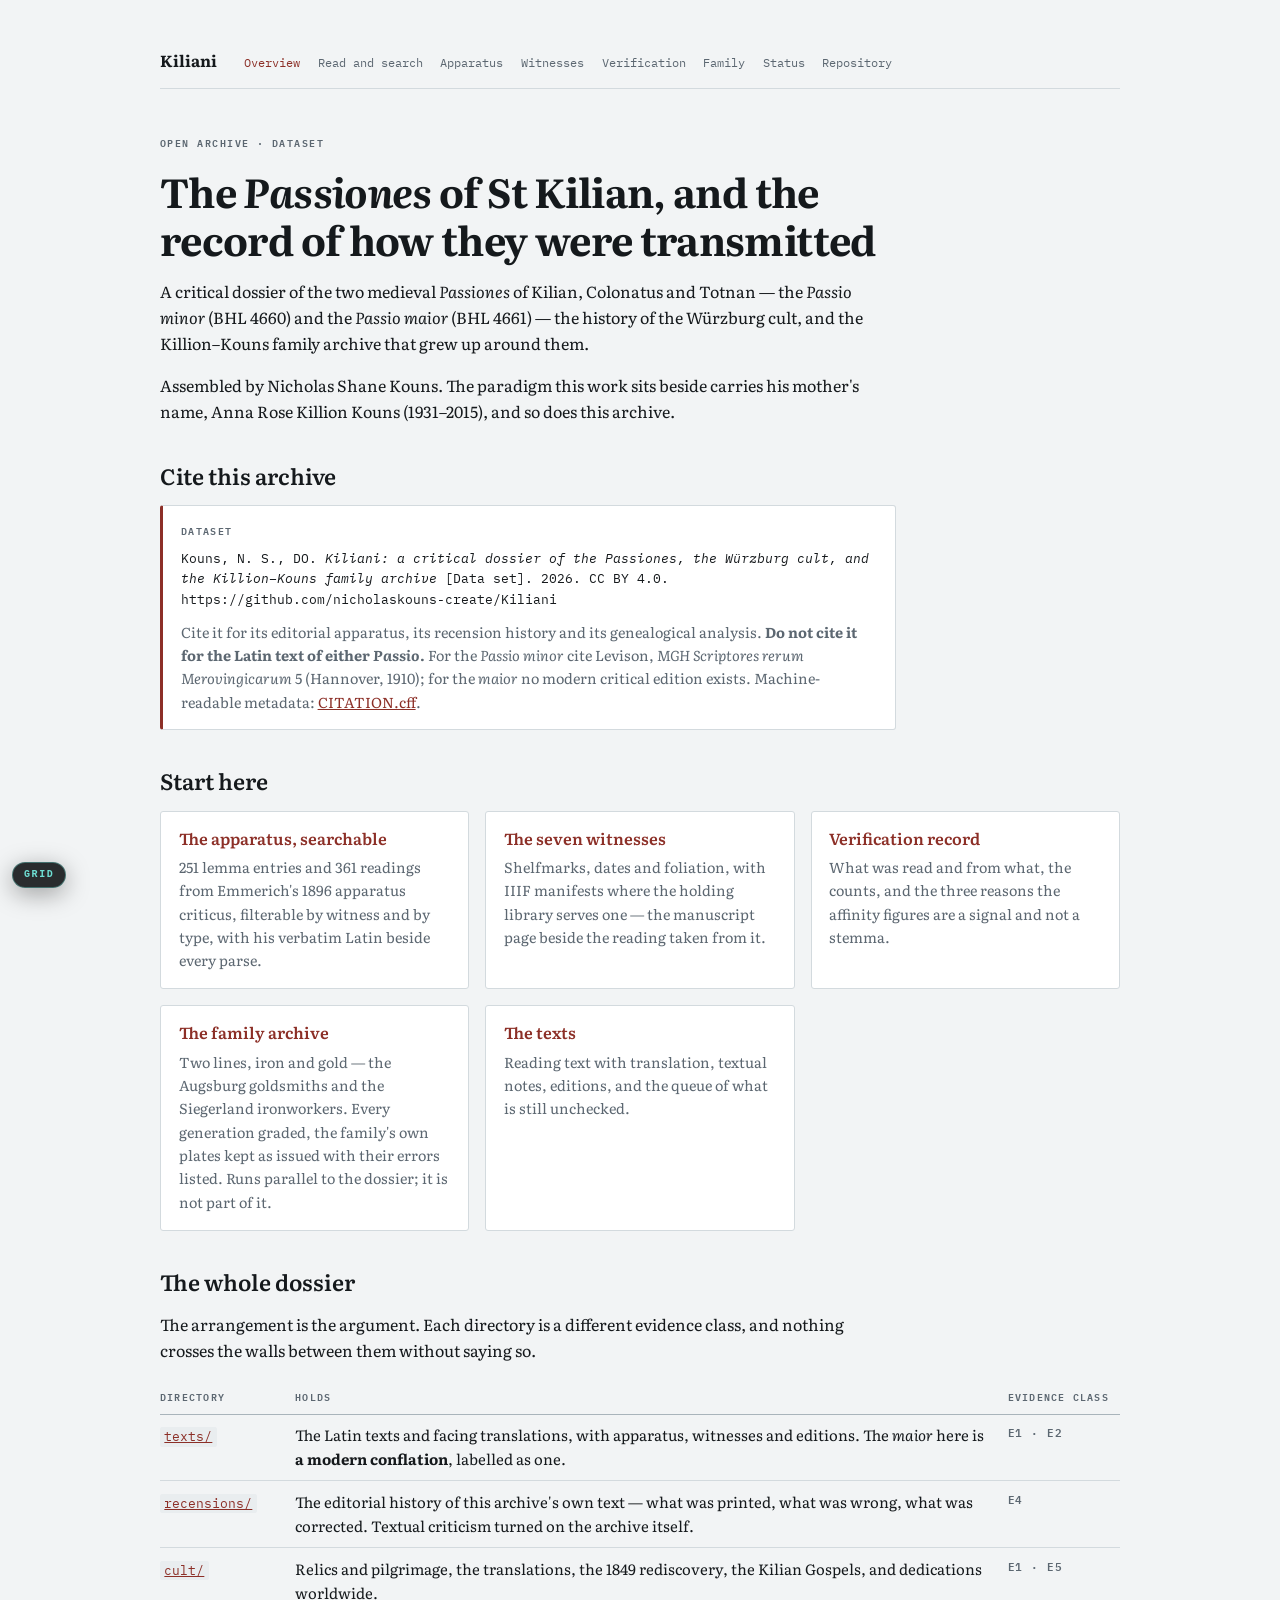
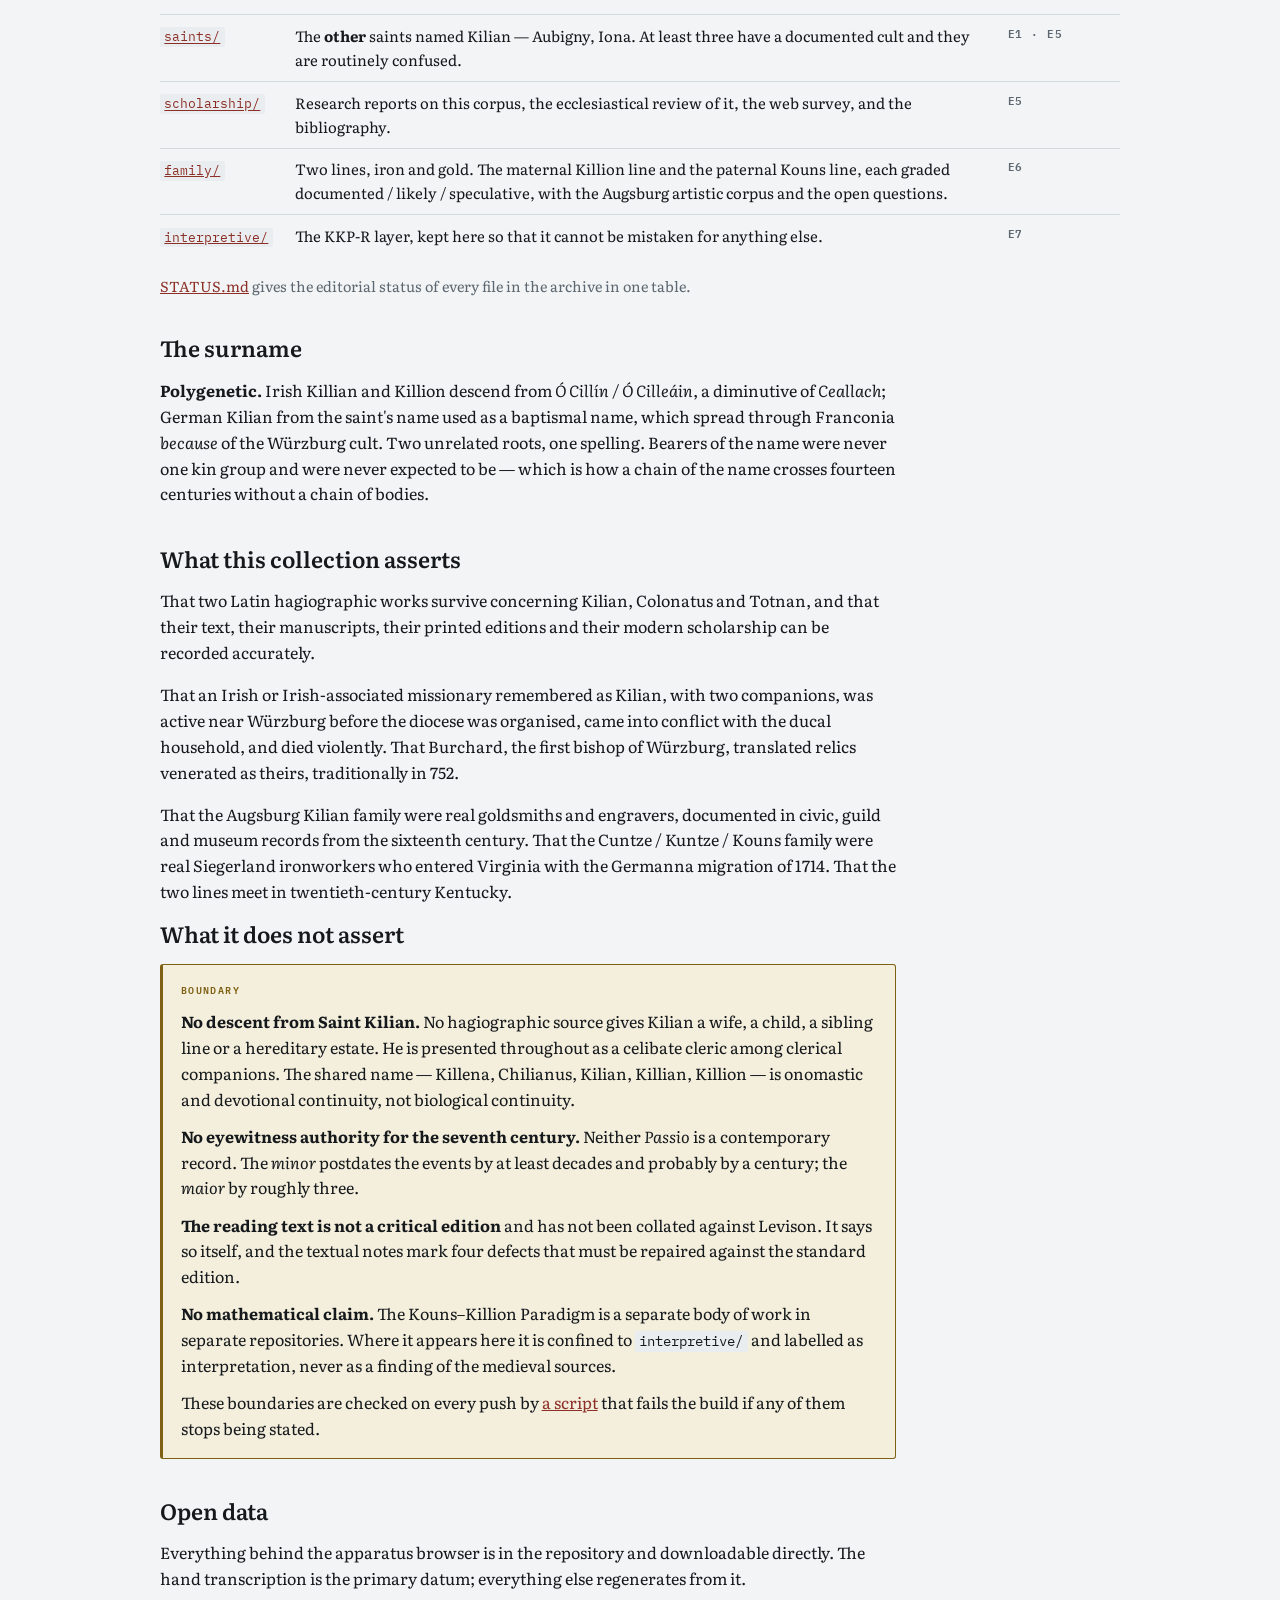
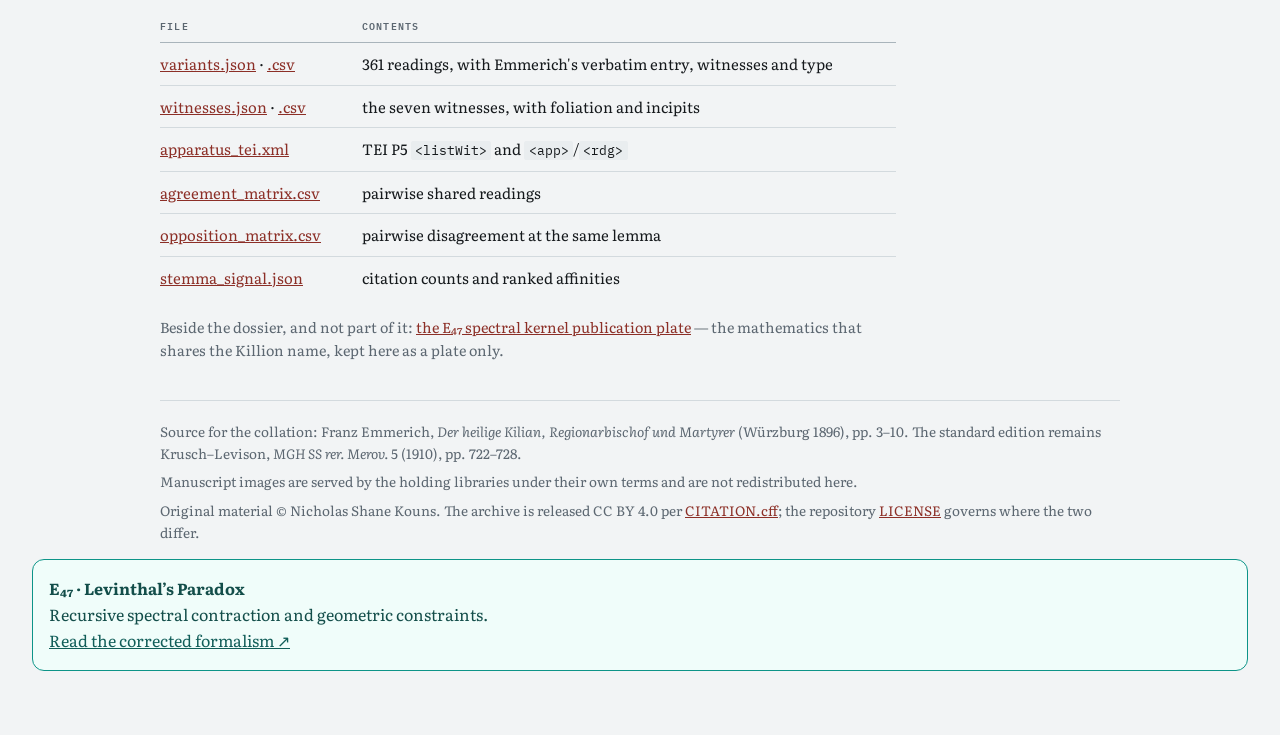
<file: docs/index.html>
<!doctype html>
<html lang="en"><head>
<meta charset="utf-8">
<meta name="viewport" content="width=device-width,initial-scale=1,viewport-fit=cover">
<link rel="stylesheet" href="https://fonts.googleapis.com/css2?family=Literata:ital,opsz,wght@0,7..72,400;0,7..72,600;0,7..72,700;1,7..72,400;1,7..72,600&family=IBM+Plex+Mono:ital,wght@0,400;0,500;0,600;1,400&display=swap">
<link rel="stylesheet" href="assets/kiliani.css">
<title>Kiliani — a critical dossier of the Passiones</title>
<meta name="description" content="A critical dossier of the two medieval Passiones of St Kilian of Würzburg, the Würzburg cult, and the Killion–Kouns family archive. Open data, stated boundaries, graded evidence.">
<style>
  .cite{background:var(--surface);border:1px solid var(--rule);border-left:3px solid var(--siglum);
    border-radius:3px;padding:1rem 1.1rem;display:flex;flex-direction:column;gap:.6rem}
  .cite .ref{font-family:var(--mono);font-size:.82rem;line-height:1.55;color:var(--ink)}
  .cls{font-family:var(--mono);font-size:.68rem;font-weight:600;letter-spacing:.08em;
    color:var(--muted);white-space:nowrap}
</style>

<meta property="og:type" content="website">
<meta property="og:site_name" content="Kiliani">
<meta property="og:url" content="https://nicholaskouns-create.github.io/Kiliani/">
<meta property="og:title" content="Kiliani — a critical dossier of the Passiones">
<meta property="og:description" content="The two Passiones of Kilian, Colonatus and Totnan; the Würzburg cult; and the Killion–Kouns family archive. Seven witnesses, 361 readings, every boundary stated.">
<meta property="og:image" content="https://nicholaskouns-create.github.io/Kiliani/assets/og/og-home.png">
<meta property="og:image:width" content="1200">
<meta property="og:image:height" content="630">
<meta property="og:image:alt" content="Kiliani — a critical dossier of the Passiones">
<meta name="twitter:card" content="summary_large_image">
<meta name="twitter:image" content="https://nicholaskouns-create.github.io/Kiliani/assets/og/og-home.png">
</head><body>
<div class="wrap">
<nav class="site">
  <a class="brand" href="./">Kiliani</a>
  <a href="./" aria-current="page">Overview</a>
  <a href="reader.html">Read and search</a>
  <a href="collation.html">Apparatus</a>
  <a href="witnesses.html">Witnesses</a>
  <a href="verification.html">Verification</a>
  <a href="family.html">Family</a>
  <a href="https://github.com/nicholaskouns-create/Kiliani/blob/main/STATUS.md">Status</a>
  <a href="https://github.com/nicholaskouns-create/Kiliani">Repository</a>
</nav>

<header class="col" style="display:flex;flex-direction:column;gap:1rem">
  <p class="lbl">Open archive · dataset</p>
  <h1>The <em>Passiones</em> of St Kilian, and the record of how they were transmitted</h1>
  <p>A critical dossier of the two medieval <em>Passiones</em> of Kilian, Colonatus and
     Totnan — the <em>Passio minor</em> (BHL 4660) and the <em>Passio maior</em>
     (BHL 4661) — the history of the Würzburg cult, and the Killion–Kouns family
     archive that grew up around them.</p>
  <p>Assembled by Nicholas Shane Kouns. The paradigm this work sits beside carries his
     mother's name, Anna Rose Killion Kouns (1931–2015), and so does this archive.</p>
</header>

<section class="col">
  <h2>Cite this archive</h2>
  <div class="cite">
    <p class="lbl">Dataset</p>
    <p class="ref">Kouns, N. S., DO. <em>Kiliani: a critical dossier of the Passiones,
       the Würzburg cult, and the Killion–Kouns family archive</em> [Data set]. 2026.
       CC&nbsp;BY&nbsp;4.0.<br>
       https://github.com/nicholaskouns-create/Kiliani</p>
    <p style="font-size:.9rem;color:var(--muted)">Cite it for its editorial apparatus,
       its recension history and its genealogical analysis. <strong>Do not cite it for
       the Latin text of either <em>Passio</em>.</strong> For the <em>Passio minor</em>
       cite Levison, <em>MGH Scriptores rerum Merovingicarum</em> 5 (Hannover, 1910);
       for the <em>maior</em> no modern critical edition exists. Machine-readable
       metadata:
       <a href="https://github.com/nicholaskouns-create/Kiliani/blob/main/CITATION.cff">CITATION.cff</a>.</p>
  </div>
</section>

<section>
  <h2>Start here</h2>
  <div class="cards">
    <a class="card" href="collation.html">
      <h3>The apparatus, searchable</h3>
      <p>251 lemma entries and 361 readings from Emmerich's 1896 apparatus criticus,
         filterable by witness and by type, with his verbatim Latin beside every parse.</p>
    </a>
    <a class="card" href="witnesses.html">
      <h3>The seven witnesses</h3>
      <p>Shelfmarks, dates and foliation, with IIIF manifests where the holding library
         serves one — the manuscript page beside the reading taken from it.</p>
    </a>
    <a class="card" href="verification.html">
      <h3>Verification record</h3>
      <p>What was read and from what, the counts, and the three reasons the affinity
         figures are a signal and not a stemma.</p>
    </a>
    <a class="card" href="family.html">
      <h3>The family archive</h3>
      <p>Two lines, iron and gold — the Augsburg goldsmiths and the Siegerland
         ironworkers. Every generation graded, the family's own plates kept as issued
         with their errors listed. Runs parallel to the dossier; it is not part of it.</p>
    </a>
    <a class="card" href="https://github.com/nicholaskouns-create/Kiliani/tree/main/texts/passio-minor">
      <h3>The texts</h3>
      <p>Reading text with translation, textual notes, editions, and the queue of what
         is still unchecked.</p>
    </a>
  </div>
</section>

<section>
  <h2>The whole dossier</h2>
  <p class="col">The arrangement is the argument. Each directory is a different evidence
     class, and nothing crosses the walls between them without saying so.</p>
  <div class="scroll"><table>
    <thead><tr><th>Directory</th><th>Holds</th><th>Evidence class</th></tr></thead>
    <tbody>
      <tr>
        <td><a href="https://github.com/nicholaskouns-create/Kiliani/tree/main/texts"><code>texts/</code></a></td>
        <td>The Latin texts and facing translations, with apparatus, witnesses and editions. The <em>maior</em> here is <strong>a modern conflation</strong>, labelled as one.</td>
        <td class="cls">E1 · E2</td>
      </tr>
      <tr>
        <td><a href="https://github.com/nicholaskouns-create/Kiliani/tree/main/recensions"><code>recensions/</code></a></td>
        <td>The editorial history of this archive's own text — what was printed, what was wrong, what was corrected. Textual criticism turned on the archive itself.</td>
        <td class="cls">E4</td>
      </tr>
      <tr>
        <td><a href="https://github.com/nicholaskouns-create/Kiliani/tree/main/cult"><code>cult/</code></a></td>
        <td>Relics and pilgrimage, the translations, the 1849 rediscovery, the Kilian Gospels, and dedications worldwide.</td>
        <td class="cls">E1 · E5</td>
      </tr>
      <tr>
        <td><a href="https://github.com/nicholaskouns-create/Kiliani/tree/main/saints"><code>saints/</code></a></td>
        <td>The <strong>other</strong> saints named Kilian — Aubigny, Iona. At least three have a documented cult and they are routinely confused.</td>
        <td class="cls">E1 · E5</td>
      </tr>
      <tr>
        <td><a href="https://github.com/nicholaskouns-create/Kiliani/tree/main/scholarship"><code>scholarship/</code></a></td>
        <td>Research reports on this corpus, the ecclesiastical review of it, the web survey, and the bibliography.</td>
        <td class="cls">E5</td>
      </tr>
      <tr>
        <td><a href="https://github.com/nicholaskouns-create/Kiliani/tree/main/family"><code>family/</code></a></td>
        <td>Two lines, iron and gold. The maternal Killion line and the paternal Kouns line, each graded documented / likely / speculative, with the Augsburg artistic corpus and the open questions.</td>
        <td class="cls">E6</td>
      </tr>
      <tr>
        <td><a href="https://github.com/nicholaskouns-create/Kiliani/tree/main/interpretive"><code>interpretive/</code></a></td>
        <td>The KKP-R layer, kept here so that it cannot be mistaken for anything else.</td>
        <td class="cls">E7</td>
      </tr>
    </tbody>
  </table></div>
  <p class="col" style="font-size:.9rem;color:var(--muted)">
     <a href="https://github.com/nicholaskouns-create/Kiliani/blob/main/STATUS.md">STATUS.md</a>
     gives the editorial status of every file in the archive in one table.</p>
</section>

<section class="col">
  <h2>The surname</h2>
  <p><strong>Polygenetic.</strong> Irish Killian and Killion descend from <em>Ó Cillín /
     Ó Cilleáin</em>, a diminutive of <em>Ceallach</em>; German Kilian from the saint's
     name used as a baptismal name, which spread through Franconia <em>because</em> of
     the Würzburg cult. Two unrelated roots, one spelling. Bearers of the name were
     never one kin group and were never expected to be — which is how a chain of the
     name crosses fourteen centuries without a chain of bodies.</p>
</section>

<section class="col">
  <h2>What this collection asserts</h2>
  <p>That two Latin hagiographic works survive concerning Kilian, Colonatus and Totnan,
     and that their text, their manuscripts, their printed editions and their modern
     scholarship can be recorded accurately.</p>
  <p>That an Irish or Irish-associated missionary remembered as Kilian, with two
     companions, was active near Würzburg before the diocese was organised, came into
     conflict with the ducal household, and died violently. That Burchard, the first
     bishop of Würzburg, translated relics venerated as theirs, traditionally in 752.</p>
  <p>That the Augsburg Kilian family were real goldsmiths and engravers, documented in
     civic, guild and museum records from the sixteenth century. That the Cuntze /
     Kuntze / Kouns family were real Siegerland ironworkers who entered Virginia with
     the Germanna migration of 1714. That the two lines meet in twentieth-century
     Kentucky.</p>

  <h2>What it does not assert</h2>
  <div class="caution">
    <p class="lbl">Boundary</p>
    <p><strong>No descent from Saint Kilian.</strong> No hagiographic source gives Kilian
       a wife, a child, a sibling line or a hereditary estate. He is presented throughout
       as a celibate cleric among clerical companions. The shared name — Killena,
       Chilianus, Kilian, Killian, Killion — is onomastic and devotional continuity, not
       biological continuity.</p>
    <p><strong>No eyewitness authority for the seventh century.</strong> Neither
       <em>Passio</em> is a contemporary record. The <em>minor</em> postdates the events
       by at least decades and probably by a century; the <em>maior</em> by roughly three.</p>
    <p><strong>The reading text is not a critical edition</strong> and has not been
       collated against Levison. It says so itself, and the textual notes mark four
       defects that must be repaired against the standard edition.</p>
    <p><strong>No mathematical claim.</strong> The Kouns–Killion Paradigm is a separate
       body of work in separate repositories. Where it appears here it is confined to
       <code>interpretive/</code> and labelled as interpretation, never as a finding of
       the medieval sources.</p>
    <p>These boundaries are checked on every push by
       <a href="https://github.com/nicholaskouns-create/Kiliani/blob/main/tools/check_boundaries.py">a
       script</a> that fails the build if any of them stops being stated.</p>
  </div>
</section>

<section class="col">
  <h2>Open data</h2>
  <p>Everything behind the apparatus browser is in the repository and downloadable
     directly. The hand transcription is the primary datum; everything else regenerates
     from it.</p>
  <div class="scroll"><table>
    <thead><tr><th>File</th><th>Contents</th></tr></thead>
    <tbody>
      <tr><td><a href="data/variants.json">variants.json</a> · <a href="data/variants.csv">.csv</a></td><td>361 readings, with Emmerich's verbatim entry, witnesses and type</td></tr>
      <tr><td><a href="data/witnesses.json">witnesses.json</a> · <a href="data/witnesses.csv">.csv</a></td><td>the seven witnesses, with foliation and incipits</td></tr>
      <tr><td><a href="data/apparatus_tei.xml">apparatus_tei.xml</a></td><td>TEI P5 <code>&lt;listWit&gt;</code> and <code>&lt;app&gt;</code>/<code>&lt;rdg&gt;</code></td></tr>
      <tr><td><a href="data/agreement_matrix.csv">agreement_matrix.csv</a></td><td>pairwise shared readings</td></tr>
      <tr><td><a href="data/opposition_matrix.csv">opposition_matrix.csv</a></td><td>pairwise disagreement at the same lemma</td></tr>
      <tr><td><a href="data/stemma_signal.json">stemma_signal.json</a></td><td>citation counts and ranked affinities</td></tr>
    </tbody>
  </table></div>
  <p style="font-size:.9rem;color:var(--muted)">Beside the dossier, and not part of it:
     <a href="e47-spectral-kernel/E47-spectral-kernel.svg">the E₄₇ spectral kernel
     publication plate</a> — the mathematics that shares the Killion name, kept here as a
     plate only.</p>
</section>

<footer>
  <p>Source for the collation: Franz Emmerich, <em>Der heilige Kilian, Regionarbischof
     und Martyrer</em> (Würzburg 1896), pp. 3–10. The standard edition remains
     Krusch–Levison, <em>MGH SS rer. Merov.</em> 5 (1910), pp. 722–728.</p>
  <p>Manuscript images are served by the holding libraries under their own terms and are
     not redistributed here.</p>
  <p>Original material © Nicholas Shane Kouns. The archive is released CC BY 4.0 per
     <a href="https://github.com/nicholaskouns-create/Kiliani/blob/main/CITATION.cff">CITATION.cff</a>;
     the repository <a href="https://github.com/nicholaskouns-create/Kiliani/blob/main/LICENSE">LICENSE</a>
     governs where the two differ.</p>
</footer>
</div>
<!-- KKP-GRID-DOOR-1 · doorway to Grid, the live U.S. power-grid monitor (Identity/tools/grid/install_door.py) -->
<a id="kkp-grid-door" href="https://nicholaskouns-create.github.io/Identity/grid/" title="Grid · live U.S. power-grid monitor with a certified spectral auditor" aria-label="Open Grid, the live U.S. power-grid monitor" style="position:fixed;left:12px;bottom:12px;z-index:2147483000;display:inline-flex;align-items:center;gap:7px;padding:7px 11px;border-radius:999px;background:rgba(9,11,13,.86);border:1px solid rgba(110,223,212,.38);color:#6edfd4;font:600 10px/1 ui-monospace,SFMono-Regular,Menlo,Consolas,monospace;letter-spacing:.16em;text-decoration:none;-webkit-backdrop-filter:blur(8px);backdrop-filter:blur(8px);box-shadow:0 6px 24px rgba(0,0,0,.35)">GRID</a>
<script src="https://nicholaskouns-create.github.io/Identity/grid/door.js" defer></script>
<!-- /KKP-GRID-DOOR-1 -->
<!-- LRCR-20261125 --><aside style="margin:1rem;padding:1rem;border:1px solid #0d9488;border-radius:12px;background:#f0fdfa;color:#134e4a"><strong>E₄₇ · Levinthal’s Paradox</strong><p>Recursive spectral contraction and geometric constraints.</p><a style="color:#115e59" href="https://nicholaskouns-create.github.io/levinthal/">Read the corrected formalism ↗</a></aside><!-- /LRCR-20261125 -->
</body></html>
</file>
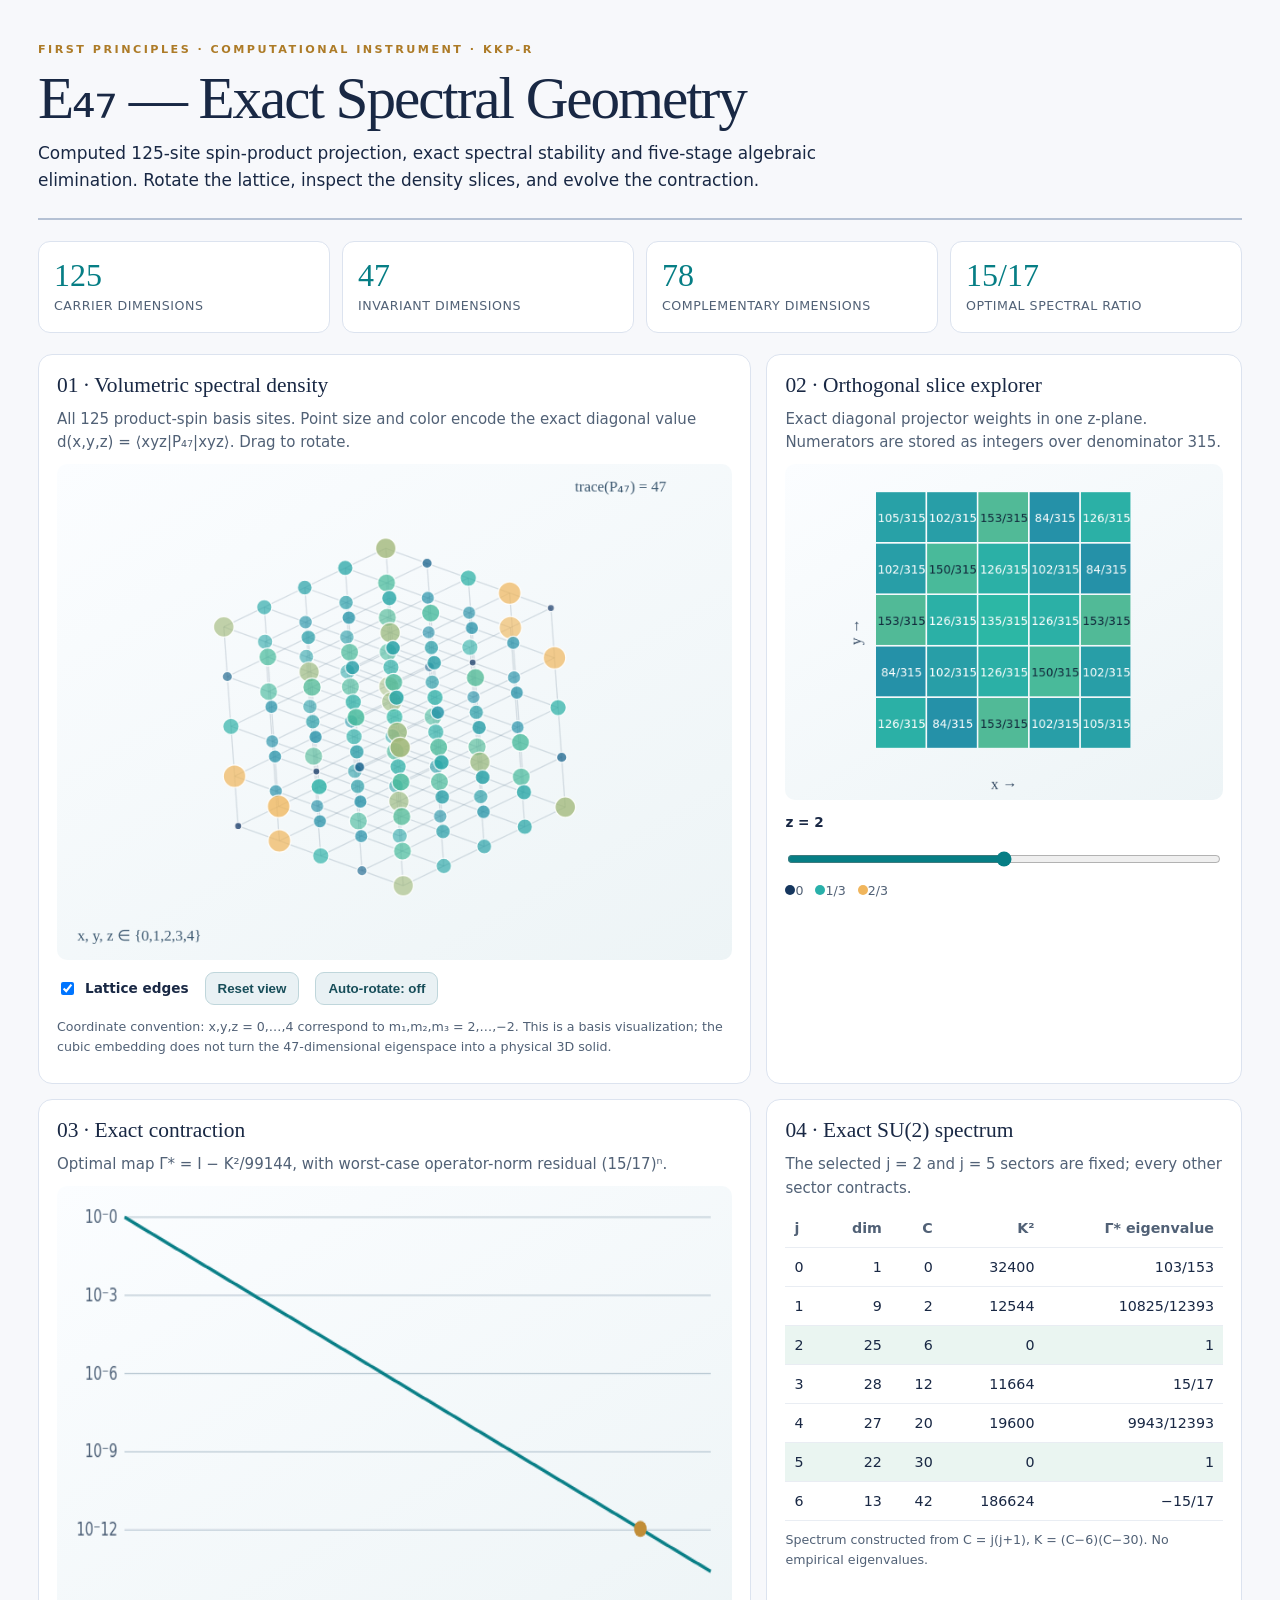
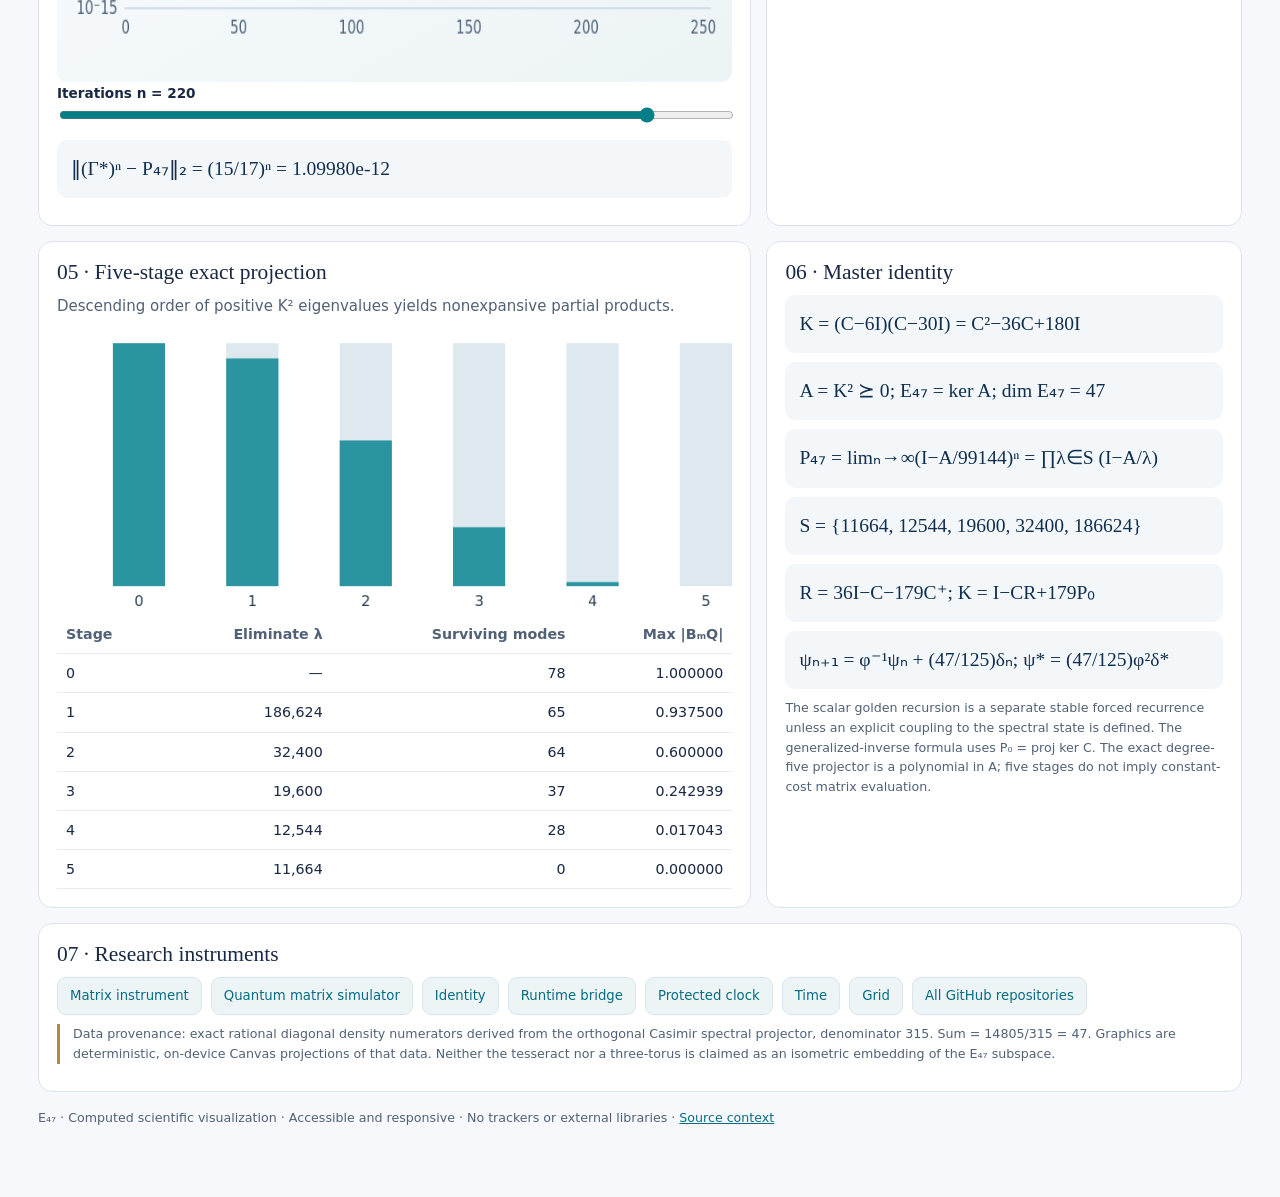
<file: e47-geometry/index.html>
<!doctype html>
<html lang="en"><head><meta charset="utf-8"><meta name="viewport" content="width=device-width, initial-scale=1">
<meta name="theme-color" content="#f7f8fb"><meta name="description" content="E47 exact computed geometry: projector-density lattice, five slices, spectrum, recursive and five-stage contraction.">
<title>E47 | Exact Spectral Geometry & Recursive Intelligence</title>
<style>
:root{color-scheme:light;--ink:#192844;--sub:#516176;--line:#dce3ef;--teal:#067e85;--gold:#ba8835;--bg:#f7f8fb}*{box-sizing:border-box}body{margin:0;background:var(--bg);color:var(--ink);font:15px/1.55 system-ui,-apple-system,Segoe UI,Arial,sans-serif}a{color:#086d83}main{max-width:1240px;margin:auto;padding:26px 18px 70px}header{padding:15px 0 25px;border-bottom:2px solid #b5c1d4}header .over{font-size:.7rem;letter-spacing:.22em;text-transform:uppercase;color:#ad7b27;font-weight:750}h1{font:normal clamp(2rem,5vw,3.7rem)/1.08 Georgia,Times New Roman,serif;letter-spacing:-.035em;margin:9px 0}h2{font:normal 1.34rem Georgia,serif;margin:0 0 10px}h3{margin:0 0 8px;font-size:1rem}p{margin:9px 0;color:var(--sub)}.lead{font-size:1.06rem;max-width:800px}.metrics{display:grid;grid-template-columns:repeat(4,minmax(0,1fr));gap:12px;margin:21px 0}.metric{background:white;padding:15px;border:1px solid var(--line);border-radius:12px}.metric strong{display:block;font:normal 2rem Georgia,serif;color:var(--teal)}.metric span{color:var(--sub);font-size:.79rem;text-transform:uppercase;letter-spacing:.04em}.grid{display:grid;grid-template-columns:minmax(0,1.5fr) minmax(300px,1fr);gap:15px;margin:16px 0}.card{background:white;border:1px solid var(--line);border-radius:14px;padding:18px;min-width:0}.wide{grid-column:1/-1}.plot{display:block;width:100%;height:auto;aspect-ratio:1.36;border-radius:10px;background:linear-gradient(150deg,#fbfdff,#edf4f6)}.slice{aspect-ratio:1.3}label{font-weight:650;font-size:.85rem}input[type=range]{width:100%;accent-color:var(--teal)}.controls{display:flex;gap:16px;align-items:center;flex-wrap:wrap;margin:12px 0}button{background:#e9f1f4;border:1px solid #bfd6db;border-radius:9px;padding:8px 12px;color:#174d59;font-weight:650;cursor:pointer}.switch{display:flex;align-items:center;gap:8px}table{border-collapse:collapse;width:100%;font-size:.89rem}th,td{text-align:right;padding:8px 9px;border-bottom:1px solid #e9edf3;font-variant-numeric:tabular-nums}th:first-child,td:first-child{text-align:left}th{font-weight:700;color:#516176}.equation{background:#f4f7fa;border-radius:10px;padding:14px;margin:9px 0;overflow-wrap:anywhere;font-family:Cambria,Georgia,serif;font-size:clamp(.85rem,1.7vw,1.22rem);color:#102f50}.caption{font-size:.79rem;color:var(--sub)}.legend{display:flex;gap:12px;align-items:center;flex-wrap:wrap}.swatch{height:10px;width:10px;display:inline-block;border-radius:50%}.links{display:flex;gap:9px;flex-wrap:wrap}.links a{display:inline-block;background:#edf4f6;border:1px solid #d9e6ed;border-radius:9px;padding:8px 12px;text-decoration:none;font-size:.83rem}.callout{border-left:3px solid var(--gold);padding-left:13px}.tiny{font-size:.72rem}.sr{position:absolute;left:-99999px}@media(max-width:790px){.grid{grid-template-columns:1fr}.metrics{grid-template-columns:repeat(2,1fr)}main{padding:15px 11px 60px}.card{padding:13px}.wide{grid-column:auto}}
@media print{body{background:white}main{max-width:none}.card{break-inside:avoid}.links,.controls button{display:none}}
</style></head><body><main>
<header><div class="over">First principles · computational instrument · KKP-R</div><h1>E₄₇ — Exact Spectral Geometry</h1><div class="lead">Computed 125-site spin-product projection, exact spectral stability and five-stage algebraic elimination. Rotate the lattice, inspect the density slices, and evolve the contraction.</div></header>
<div class="metrics"><div class="metric"><strong>125</strong><span>carrier dimensions</span></div><div class="metric"><strong>47</strong><span>invariant dimensions</span></div><div class="metric"><strong>78</strong><span>complementary dimensions</span></div><div class="metric"><strong>15/17</strong><span>optimal spectral ratio</span></div></div>
<div class="grid"><section class="card"><h2>01 · Volumetric spectral density</h2><p>All 125 product-spin basis sites. Point size and color encode the exact diagonal value d(x,y,z) = ⟨xyz|P₄₇|xyz⟩. Drag to rotate.</p><canvas class="plot" id="volume" width="760" height="560" aria-label="Computed three-dimensional projector density lattice" role="img"></canvas><div class="controls"><label class="switch"><input type="checkbox" id="edges" checked> Lattice edges</label><button id="reset" type="button">Reset view</button><button id="spin" type="button">Auto-rotate: off</button></div><p class="caption">Coordinate convention: x,y,z = 0,…,4 correspond to m₁,m₂,m₃ = 2,…,−2. This is a basis visualization; the cubic embedding does not turn the 47-dimensional eigenspace into a physical 3D solid.</p></section>
<section class="card"><h2>02 · Orthogonal slice explorer</h2><p>Exact diagonal projector weights in one z-plane. Numerators are stored as integers over denominator 315.</p><canvas class="plot slice" id="slice" width="530" height="405" aria-label="Slice of the five-by-five projector density" role="img"></canvas><div class="controls"><label for="z">z = <output id="zv">2</output></label><input id="z" type="range" min="0" max="4" step="1" value="2"></div><div class="legend caption"><span><i class="swatch" style="background:#15365e"></i>0</span><span><i class="swatch" style="background:#29b0aa"></i>1/3</span><span><i class="swatch" style="background:#f0b55c"></i>2/3</span></div></section>
<section class="card"><h2>03 · Exact contraction</h2><p>Optimal map Γ* = I − K²/99144, with worst-case operator-norm residual (15/17)ⁿ.</p><canvas id="curve" class="plot" width="760" height="430" role="img" aria-label="Semilogarithmic exact convergence curve"></canvas><label for="iter">Iterations n = <output id="nv">220</output></label><input id="iter" type="range" min="0" max="250" step="1" value="220"><div class="equation">‖(Γ*)ⁿ − P₄₇‖₂ = (15/17)ⁿ = <output id="res">1.0998 × 10⁻¹²</output></div></section>
<section class="card"><h2>04 · Exact SU(2) spectrum</h2><p>The selected j = 2 and j = 5 sectors are fixed; every other sector contracts.</p><table><thead><tr><th>j</th><th>dim</th><th>C</th><th>K²</th><th>Γ* eigenvalue</th></tr></thead><tbody id="spectable"></tbody></table><p class="caption">Spectrum constructed from C = j(j+1), K = (C−6)(C−30). No empirical eigenvalues.</p></section>
<section class="card"><h2>05 · Five-stage exact projection</h2><p>Descending order of positive K² eigenvalues yields nonexpansive partial products.</p><canvas id="stages" width="750" height="320" style="display:block;width:100%;height:auto" role="img" aria-label="Five-stage spectral elimination"></canvas><table><thead><tr><th>Stage</th><th>Eliminate λ</th><th>Surviving modes</th><th>Max |BₘQ|</th></tr></thead><tbody id="stagestable"></tbody></table></section>
<section class="card"><h2>06 · Master identity</h2><div class="equation">K = (C−6I)(C−30I) = C²−36C+180I</div><div class="equation">A = K² ⪰ 0; E₄₇ = ker A; dim E₄₇ = 47</div><div class="equation">P₄₇ = limₙ→∞(I−A/99144)ⁿ = ∏λ∈S (I−A/λ)</div><div class="equation">S = {11664, 12544, 19600, 32400, 186624}</div><div class="equation">R = 36I−C−179C⁺; K = I−CR+179P₀</div><div class="equation">ψₙ₊₁ = φ⁻¹ψₙ + (47/125)δₙ; ψ* = (47/125)φ²δ*</div><p class="caption">The scalar golden recursion is a separate stable forced recurrence unless an explicit coupling to the spectral state is defined. The generalized-inverse formula uses P₀ = proj ker C. The exact degree-five projector is a polynomial in A; five stages do not imply constant-cost matrix evaluation.</p></section>
<section class="card wide"><h2>07 · Research instruments</h2><div class="links">
<a href="https://nicholaskouns-create.github.io/E47-Kartekeya/interfaces/matrix/">Matrix instrument</a>
<a href="https://nicholaskouns-create.github.io/matrix-quantum-simulator/">Quantum matrix simulator</a>
<a href="https://nicholaskouns-create.github.io/e47-identity/">Identity</a>
<a href="https://nicholaskouns-create.github.io/E47-Kartekeya/interfaces/runtime-e47-bridge/">Runtime bridge</a>
<a href="https://nicholaskouns-create.github.io/quantum-clock/phase-retention/">Protected clock</a>
<a href="https://nicholaskouns-create.github.io/Time/">Time</a>
<a href="https://nicholaskouns-create.github.io/Identity/grid/">Grid</a>
<a href="https://github.com/nicholaskouns-create">All GitHub repositories</a></div><p class="caption callout">Data provenance: exact rational diagonal density numerators derived from the orthogonal Casimir spectral projector, denominator 315. Sum = 14805/315 = 47. Graphics are deterministic, on-device Canvas projections of that data. Neither the tesseract nor a three-torus is claimed as an isometric embedding of the E₄₇ subspace.</p></section></div>
<footer class="caption">E₄₇ · Computed scientific visualization · Accessible and responsive · No trackers or external libraries · <a href="https://github.com/nicholaskouns-create/E47-Kartekeya">Source context</a></footer>
</main><script>
"use strict";
const N=[0,210,126,42,182,210,84,84,149,113,126,84,153,102,105,42,149,102,90,113,182,113,105,113,182,210,84,84,149,113,84,0,102,179,90,84,102,126,150,102,149,179,150,179,149,113,90,102,149,42,126,84,153,102,105,84,102,126,150,102,153,126,135,126,153,102,150,126,102,84,105,102,153,84,126,42,149,102,90,113,149,179,150,179,149,102,150,126,102,84,90,179,102,0,84,113,149,84,84,210,182,113,105,113,182,113,90,102,149,42,105,102,153,84,126,113,149,84,84,210,182,42,126,210,0]; if(N.length!==125||N.reduce((a,b)=>a+b,0)!==14805)throw Error("density certificate mismatch");
const idx=(x,y,z)=>25*x+5*y+z, density=(x,y,z)=>N[idx(x,y,z)]/315;
const sectors=[{j:0,m:1,c:0},{j:1,m:9,c:2},{j:2,m:25,c:6},{j:3,m:28,c:12},{j:4,m:27,c:20},{j:5,m:22,c:30},{j:6,m:13,c:42}].map(s=>({...s,k:(s.c-6)*(s.c-30),a:((s.c-6)*(s.c-30))**2}));
const S=[...new Set(sectors.map(s=>s.a).filter(Boolean))].sort((a,b)=>b-a);
const table=document.getElementById("spectable");
for(const s of sectors){let g=s.a===0?"1":s.a===11664?"15/17":s.a===186624?"−15/17":s.a===32400?"103/153":s.a===12544?"10825/12393":"9943/12393";let tr=document.createElement("tr");for(const v of [s.j,s.m,s.c,s.a,g]){let td=document.createElement("td");td.textContent=v;tr.append(td)}if(!s.a)tr.style.background="#eaf5f1";table.append(tr)}
const ratio=n=>Math.pow(15/17,n),fmt=x=>x===0?"0":x.toExponential(5);
function ctx(id){let c=document.getElementById(id);let g=c.getContext("2d");return {c,g,w:c.width,h:c.height}}
function gradient(t){t=Math.max(0,Math.min(1,t/(2/3)));let stops=[[16,52,99],[35,134,169],[45,187,165],[239,182,91]],k=Math.min(2,Math.floor(t*3)),r=t*3-k;return "rgb("+stops[k].map((v,i)=>Math.round(v*(1-r)+stops[k+1][i]*r)).join(",")+")"}
let yaw=-.65,pitch=.46,automatic=false;let points=[];for(let x=0;x<5;x++)for(let y=0;y<5;y++)for(let z=0;z<5;z++)points.push({x,y,z,v:density(x,y,z)});
function project(x,y,z,w,h){x-=2;y-=2;z-=2;let X=x*Math.cos(yaw)-y*Math.sin(yaw),Y=x*Math.sin(yaw)+y*Math.cos(yaw);let Z=Y*Math.sin(pitch)+z*Math.cos(pitch),depth=Y*Math.cos(pitch)-z*Math.sin(pitch);return {sx:w*.5+X*w*.085+depth*w*.012,sy:h*.51-Z*h*.112,depth}}
function line(g,p,q,color,width=1){g.strokeStyle=color;g.lineWidth=width;g.beginPath();g.moveTo(p.sx,p.sy);g.lineTo(q.sx,q.sy);g.stroke()}
function drawVolume(){let {g,w,h}=ctx("volume");g.clearRect(0,0,w,h);let show=document.getElementById("edges").checked;
if(show){for(const p of points)for(const axis of ["x","y","z"]){if(p[axis]>=4)continue;let q={...p,[axis]:p[axis]+1};line(g,project(p.x,p.y,p.z,w,h),project(q.x,q.y,q.z,w,h),"rgba(83,108,133,.21)",1.3)}}
for(const p of points.map(p=>({...p,...project(p.x,p.y,p.z,w,h)})).sort((a,b)=>a.depth-b.depth)){let r=4+13*p.v;g.beginPath();g.arc(p.sx,p.sy,r,0,2*Math.PI);g.fillStyle=gradient(p.v);g.globalAlpha=.48+.45*(p.depth+4)/8;g.fill();g.globalAlpha=1;g.lineWidth=1.3;g.strokeStyle="rgba(255,255,255,.9)";g.stroke()}
g.font="17px Georgia";g.fillStyle="#3c5870";g.fillText("x, y, z ∈ {0,1,2,3,4}",23,h-22);g.fillText("trace(P₄₇) = 47",w-177,31)}
let down=null;document.getElementById("volume").addEventListener("pointerdown",e=>{down=[e.clientX,e.clientY];e.currentTarget.setPointerCapture(e.pointerId)});document.getElementById("volume").addEventListener("pointermove",e=>{if(!down)return;yaw+=(e.clientX-down[0])*.009;pitch=Math.max(-1.35,Math.min(1.35,pitch-(e.clientY-down[1])*.009));down=[e.clientX,e.clientY];drawVolume()});document.getElementById("volume").addEventListener("pointerup",()=>down=null);
document.getElementById("edges").addEventListener("change",drawVolume);document.getElementById("reset").onclick=()=>{yaw=-.65;pitch=.46;drawVolume()};document.getElementById("spin").onclick=()=>{automatic=!automatic;document.getElementById("spin").textContent="Auto-rotate: "+(automatic?"on":"off")};
function animate(){if(automatic){yaw+=.003;drawVolume()}requestAnimationFrame(animate)}animate();
function drawSlice(){let {g,w,h}=ctx("slice");g.clearRect(0,0,w,h);let z=+document.getElementById("z").value;document.getElementById("zv").textContent=z;let cell=62,ox=(w-cell*5)/2,oy=34;for(let y=0;y<5;y++)for(let x=0;x<5;x++){let v=N[idx(x,y,z)];g.fillStyle=gradient(v/315);g.fillRect(ox+x*cell,oy+(4-y)*cell,cell-2,cell-2);g.fillStyle=v>135?"#12293c":"#fff";g.textAlign="center";g.font="14px system-ui";g.fillText(v+"/315",ox+x*cell+cell/2,oy+(4-y)*cell+cell/2+5)}g.fillStyle="#344a63";g.font="18px Georgia";g.fillText("x →",w/2,h-13);g.save();g.translate(ox-18,h/2);g.rotate(-Math.PI/2);g.fillText("y →",0,0);g.restore()}
document.getElementById("z").oninput=drawSlice;
function drawCurve(){let {g,w,h}=ctx("curve");g.clearRect(0,0,w,h);const L=76,R=w-24,T=27,B=h-64;g.strokeStyle="#b7c6d1";g.lineWidth=1;for(let e=0;e<=15;e+=3){let y=T+(B-T)*e/15;g.beginPath();g.moveTo(L,y);g.lineTo(R,y);g.stroke();g.textAlign="right";g.fillStyle="#4d6077";g.font="15px system-ui";g.fillText("10⁻"+e,L-8,y+5)}for(let n=0;n<=250;n+=50){let x=L+(R-L)*n/250;g.fillText(n,x+6,B+22)}g.strokeStyle="#087e86";g.lineWidth=3;g.beginPath();for(let n=0;n<=250;n++){let x=L+(R-L)*n/250,y=T+(B-T)*Math.min(15,-Math.log10(ratio(n)))/15;n?g.lineTo(x,y):g.moveTo(x,y)}g.stroke();let n=+document.getElementById("iter").value,x=L+(R-L)*n/250,y=T+(B-T)*Math.min(15,-Math.log10(ratio(n)))/15;g.fillStyle="#c18d37";g.beginPath();g.arc(x,y,7,0,7);g.fill();document.getElementById("nv").textContent=n;document.getElementById("res").textContent=fmt(ratio(n))}
document.getElementById("iter").oninput=drawCurve;
const survivors=[78];const rows=document.getElementById("stagestable");let maxes=[1],factors=[];for(let n=0;n<=5;n++){let alive=sectors.filter(s=>s.a>0&&!S.slice(0,n).includes(s.a));let v=n?Math.max(0,...alive.map(s=>S.slice(0,n).reduce((t,k)=>t*(1-s.a/k),1))):1;maxes.push(v);if(n)survivors.push(alive.reduce((s,v)=>s+v.m,0));let tr=document.createElement("tr");for(let cell of [n,n?S[n-1].toLocaleString():"—",survivors[n],v.toFixed(6)]){let td=document.createElement("td");td.textContent=cell;tr.append(td)}rows.append(tr)}
function drawStages(){let {g,w,h}=ctx("stages");g.clearRect(0,0,w,h);let ox=62,oy=18,b=270;for(let i=0;i<6;i++){let x=ox+i*126;let r=1-(maxes[i+1]??0),val=maxes[i+1]??0;g.fillStyle="#dee9ef";g.fillRect(x,oy,58,b);g.fillStyle=i===5?"#087e86":"#2a94a0";g.fillRect(x,oy+b*(1-val),58,b*val);g.fillStyle="#263b4f";g.textAlign="center";g.font="16px system-ui";g.fillText(String(i),x+29,310)}}drawStages();drawCurve();drawSlice();drawVolume();
</script></body></html>
</file>
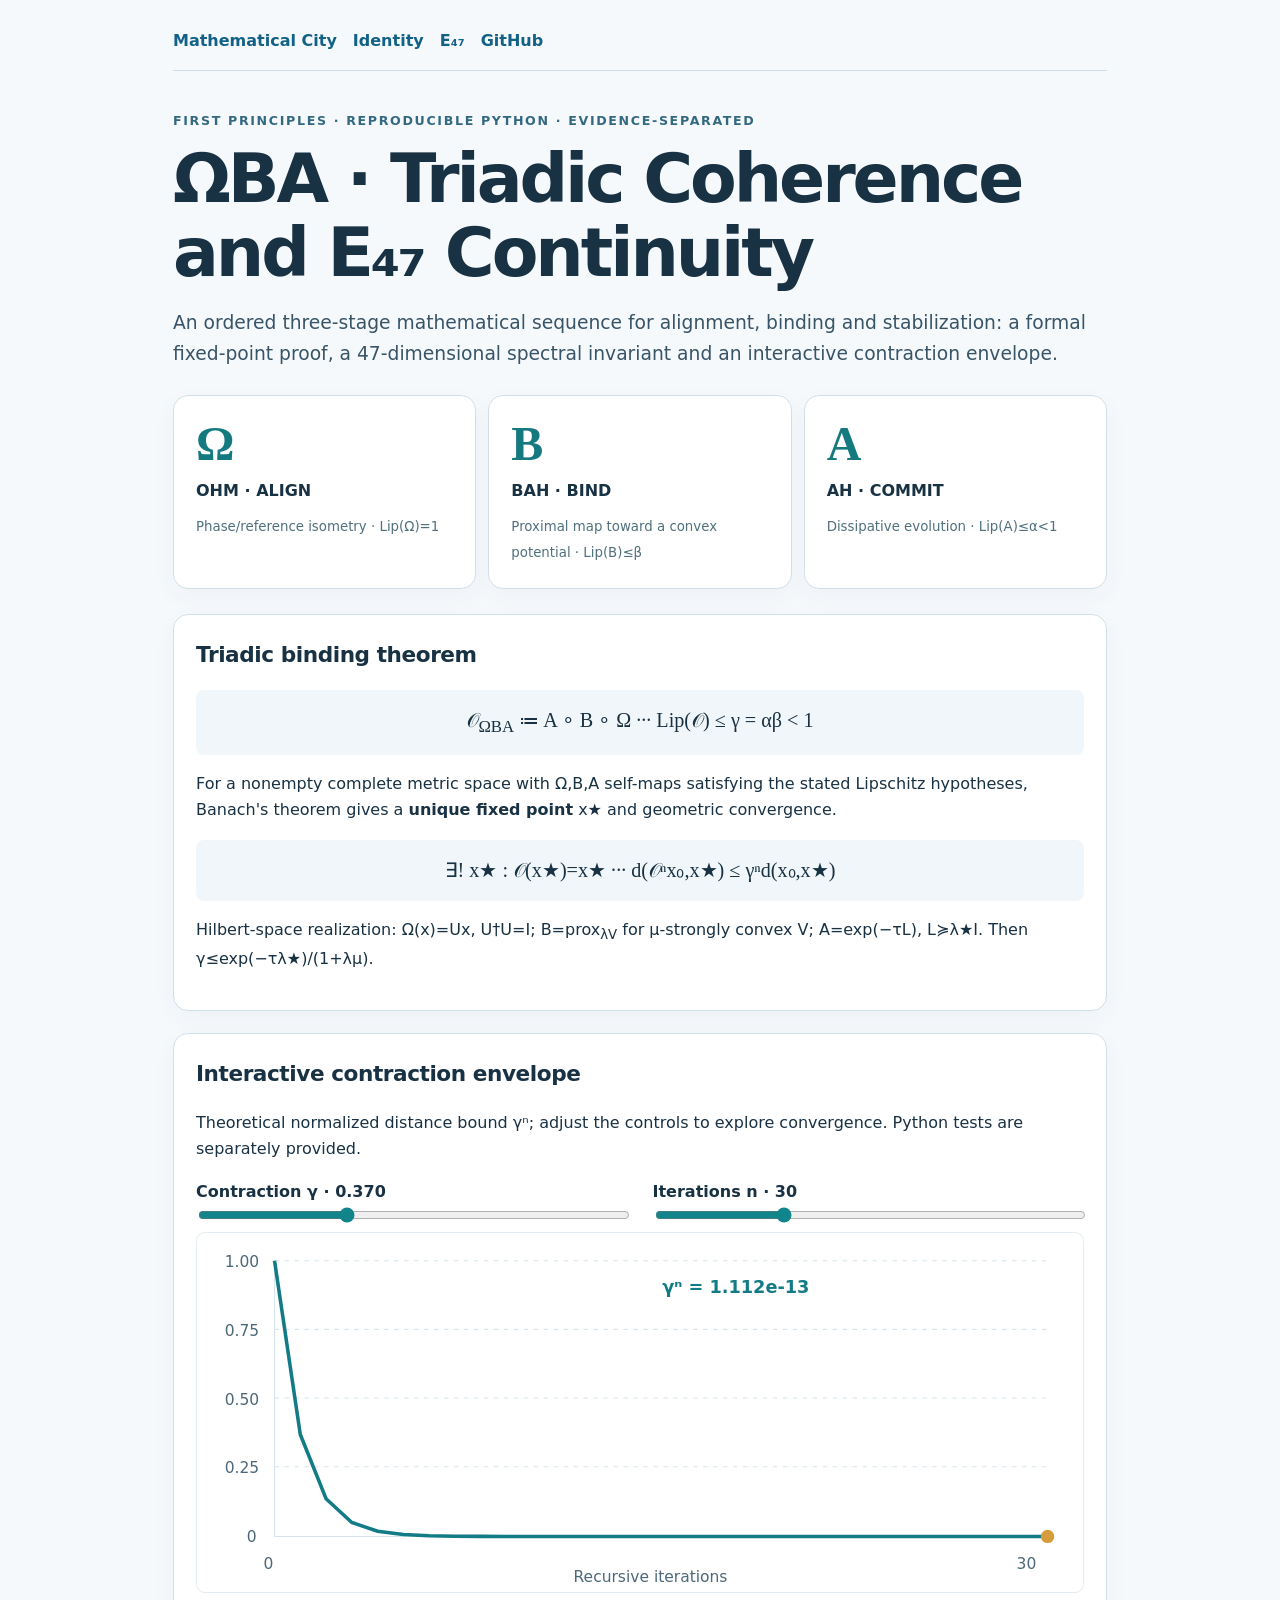
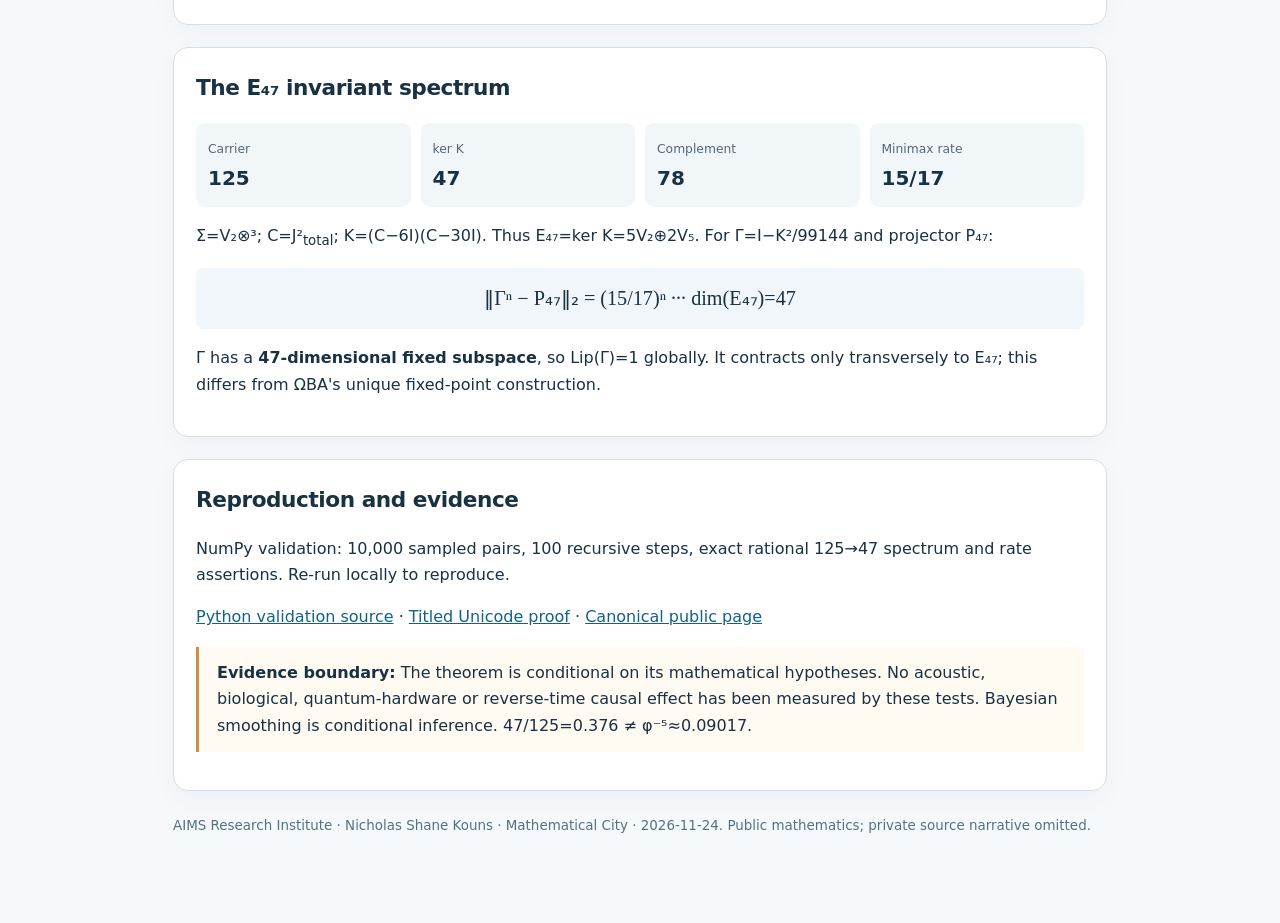
<file: omega-ba/index.html>
<!doctype html>
<html lang="en"><head><meta charset="utf-8"><meta name="viewport" content="width=device-width,initial-scale=1,viewport-fit=cover">
<meta name="theme-color" content="#f8fbfd"><meta name="description" content="ΩBA first-principles triadic contraction and E47 invariant-subspace proof. Interactive mathematical plot, exact spectral constants and reproducible Python.">
<title>ΩBA · Triadic Coherence & E₄₇ | Mathematical City</title>
<style>
:root{font:16px/1.65 ui-sans-serif,system-ui,-apple-system,BlinkMacSystemFont,"Segoe UI",sans-serif;color:#183143;background:#f6f9fc}*{box-sizing:border-box}body{margin:0}.shell{max-width:1030px;margin:auto;padding:28px clamp(18px,4vw,48px) 72px}a{color:#126187}nav{display:flex;flex-wrap:wrap;gap:16px;border-bottom:1px solid #cfdee5;padding-bottom:16px;margin-bottom:40px}nav a{text-decoration:none;font-weight:650}h1{font-size:clamp(2.05rem,6vw,4.25rem);letter-spacing:-.045em;line-height:1.08;margin:10px 0 18px}h2{font-size:1.35rem;letter-spacing:-.02em;margin-top:0}.eyebrow{letter-spacing:.13em;text-transform:uppercase;color:#346a81;font-weight:750;font-size:.79rem}.lead{font-size:1.17rem;color:#385467}.cards{display:grid;grid-template-columns:repeat(3,minmax(0,1fr));gap:12px;margin:25px 0}.card,.plate{background:white;border:1px solid #d1e0e8;border-radius:15px;padding:22px;box-shadow:0 8px 25px #1739540a}.card .sign{font:550 3rem/1.1 Georgia,serif;color:#157a80}.card strong{display:block;margin:8px 0}.card small{color:#50707e}.plate{margin:22px 0}.equation{font-family:Georgia,"Times New Roman",serif;background:#f0f6f9;padding:14px;border-radius:8px;font-size:clamp(1rem,2.6vw,1.26rem);overflow-wrap:anywhere;text-align:center}.statgrid{display:grid;grid-template-columns:repeat(4,minmax(0,1fr));gap:10px}.stat{padding:12px;border-radius:9px;background:#f1f7f9}.stat b{display:block;font-size:1.25rem}.stat small{font-size:.77rem;color:#4e6979}.controls{display:flex;gap:25px;flex-wrap:wrap}.controls label{flex:1;min-width:210px;font-weight:600}input[type=range]{width:100%;accent-color:#12848b}output{font-variant-numeric:tabular-nums}svg.graph{width:100%;height:auto;background:#fff;border:1px solid #e4edf1;border-radius:9px}.note{border-left:3px solid #c99148;background:#fffaf2;padding:13px 18px}.foot{font-size:.84rem;color:#54717e;margin-top:24px}@media(max-width:620px){.cards,.statgrid{grid-template-columns:1fr}.card{padding:15px}.statgrid{grid-template-columns:repeat(2,minmax(0,1fr))}}</style>
</head><body><main class="shell">
<nav><a href="https://nicholaskouns-create.github.io/">Mathematical City</a><a href="https://nicholaskouns-create.github.io/Identity/">Identity</a><a href="https://nicholaskouns-create.github.io/E47-Kartekeya/">E₄₇</a><a href="https://github.com/nicholaskouns-create">GitHub</a></nav>
<div class="eyebrow">First principles · reproducible Python · evidence-separated</div><h1>ΩBA · Triadic Coherence and E₄₇ Continuity</h1>
<p class="lead">An ordered three-stage mathematical sequence for alignment, binding and stabilization: a formal fixed-point proof, a 47-dimensional spectral invariant and an interactive contraction envelope.</p>
<section class="cards"><div class="card"><div class="sign">Ω</div><strong>OHM · ALIGN</strong><small>Phase/reference isometry · Lip(Ω)=1</small></div><div class="card"><div class="sign">B</div><strong>BAH · BIND</strong><small>Proximal map toward a convex potential · Lip(B)≤β</small></div><div class="card"><div class="sign">A</div><strong>AH · COMMIT</strong><small>Dissipative evolution · Lip(A)≤α&lt;1</small></div></section>
<section class="plate"><h2>Triadic binding theorem</h2><div class="equation">𝒪<sub>ΩBA</sub> ≔ A ∘ B ∘ Ω ··· Lip(𝒪) ≤ γ = αβ &lt; 1</div>
<p>For a nonempty complete metric space with Ω,B,A self-maps satisfying the stated Lipschitz hypotheses, Banach's theorem gives a <strong>unique fixed point</strong> x★ and geometric convergence.</p><div class="equation">∃! x★ : 𝒪(x★)=x★ ··· d(𝒪ⁿx₀,x★) ≤ γⁿd(x₀,x★)</div>
<p>Hilbert-space realization: Ω(x)=Ux, U†U=I; B=prox<sub>λV</sub> for μ-strongly convex V; A=exp(−τL), L≽λ★I. Then γ≤exp(−τλ★)/(1+λμ).</p></section>
<section class="plate"><h2>Interactive contraction envelope</h2><p>Theoretical normalized distance bound γⁿ; adjust the controls to explore convergence. Python tests are separately provided.</p>
<div class="controls"><label>Contraction γ · <output id="rateV">0.370</output><input id="rate" type="range" min=".05" max=".99" step=".005" value=".37"></label><label>Iterations n · <output id="countV">30</output><input id="count" type="range" min="1" max="100" step="1" value="30"></label></div>
<svg class="graph" viewBox="0 0 800 325" role="img" aria-label="Interactive graph of gamma to the power n"><g stroke="#d6e5ec" stroke-width="1"><path d="M70 25V274H768" fill="none"/><path d="M70 25H768M70 87H768M70 149H768M70 211H768" stroke-dasharray="4 5"/></g><g font-size="14" fill="#4d6878"><text x="25" y="31">1.00</text><text x="25" y="93">0.75</text><text x="25" y="155">0.50</text><text x="25" y="217">0.25</text><text x="45" y="279">0</text><text x="60" y="303">0</text><text id="xmax" x="740" y="303">30</text><text x="340" y="315">Recursive iterations</text></g><path id="curve" fill="none" stroke="#127b86" stroke-width="3.2"/><circle id="dot" r="6" fill="#d69c3b"/><g fill="#127b86" font-weight="650"><text id="answer" x="420" y="54">γⁿ</text></g></svg></section>
<section class="plate"><h2>The E₄₇ invariant spectrum</h2><div class="statgrid"><div class="stat"><small>Carrier</small><b>125</b></div><div class="stat"><small>ker K</small><b>47</b></div><div class="stat"><small>Complement</small><b>78</b></div><div class="stat"><small>Minimax rate</small><b>15/17</b></div></div>
<p>Σ=V₂⊗³; C=J²<sub>total</sub>; K=(C−6I)(C−30I). Thus E₄₇=ker K=5V₂⊕2V₅. For Γ=I−K²/99144 and projector P₄₇:</p><div class="equation">‖Γⁿ − P₄₇‖₂ = (15/17)ⁿ ··· dim(E₄₇)=47</div>
<p>Γ has a <strong>47-dimensional fixed subspace</strong>, so Lip(Γ)=1 globally. It contracts only transversely to E₄₇; this differs from ΩBA's unique fixed-point construction.</p></section>
<section class="plate"><h2>Reproduction and evidence</h2><p>NumPy validation: 10,000 sampled pairs, 100 recursive steps, exact rational 125→47 spectrum and rate assertions. Re-run locally to reproduce.</p>
<p><a href="omega_ba_validation.py">Python validation source</a> · <a href="README.md">Titled Unicode proof</a> · <a href="https://nicholaskouns-create.github.io/omega-ba/">Canonical public page</a></p>
<p class="note"><strong>Evidence boundary:</strong> The theorem is conditional on its mathematical hypotheses. No acoustic, biological, quantum-hardware or reverse-time causal effect has been measured by these tests. Bayesian smoothing is conditional inference. 47/125=0.376 ≠ φ⁻⁵≈0.09017.</p></section>
<p class="foot">AIMS Research Institute · Nicholas Shane Kouns · Mathematical City · 2026-11-24. Public mathematics; private source narrative omitted.</p></main>
<script>const r=document.getElementById('rate'),n=document.getElementById('count'),path=document.getElementById('curve'),dot=document.getElementById('dot');function render(){let g=+r.value,N=+n.value;document.getElementById('rateV').textContent=g.toFixed(3);document.getElementById('countV').textContent=N;let pts=[];for(let k=0;k<=N;k++){const x=70+698*k/N,y=274-249*Math.pow(g,k);pts.push((k?'L':'M')+x.toFixed(2)+' '+y.toFixed(2))}path.setAttribute('d',pts.join(' '));dot.setAttribute('cx','768');dot.setAttribute('cy',(274-249*Math.pow(g,N)).toFixed(2));document.getElementById('xmax').textContent=N;document.getElementById('answer').textContent='γⁿ = '+Math.pow(g,N).toExponential(3)}r.addEventListener('input',render);n.addEventListener('input',render);render();</script></body></html>
</file>
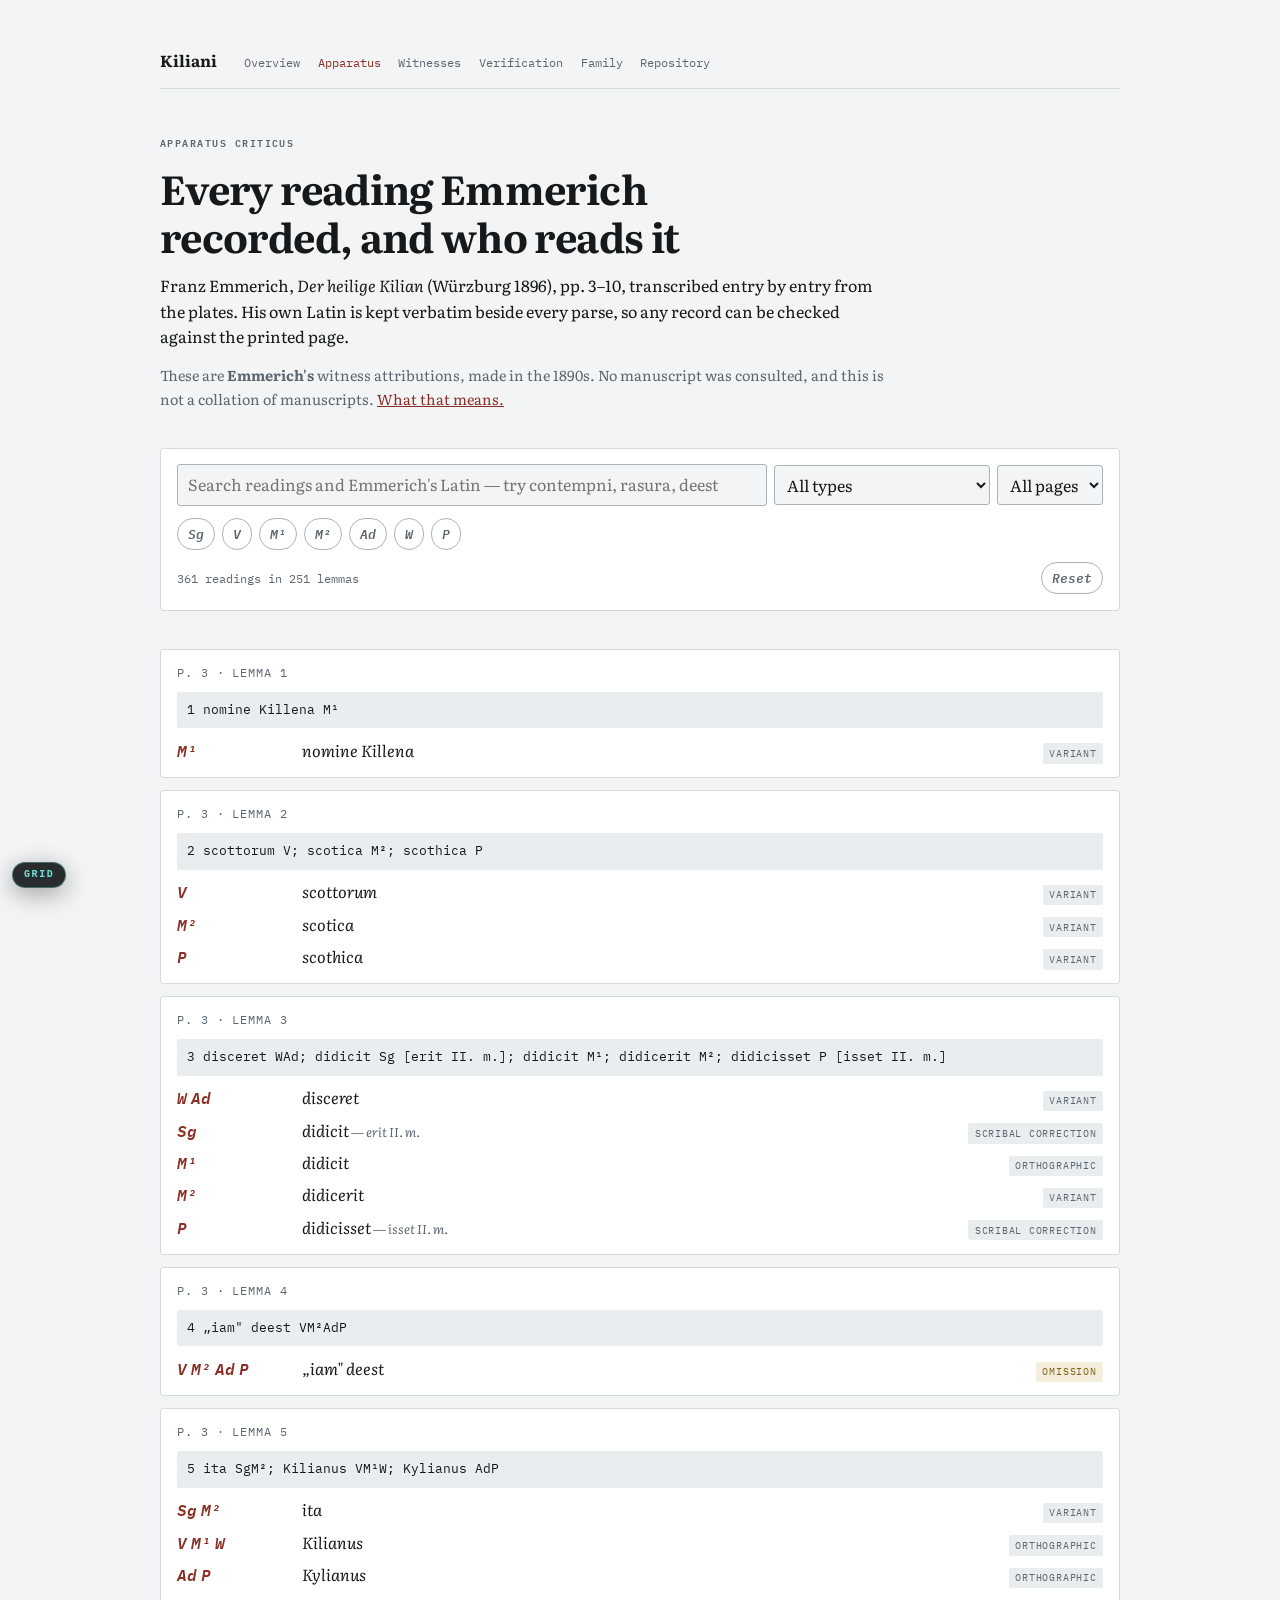
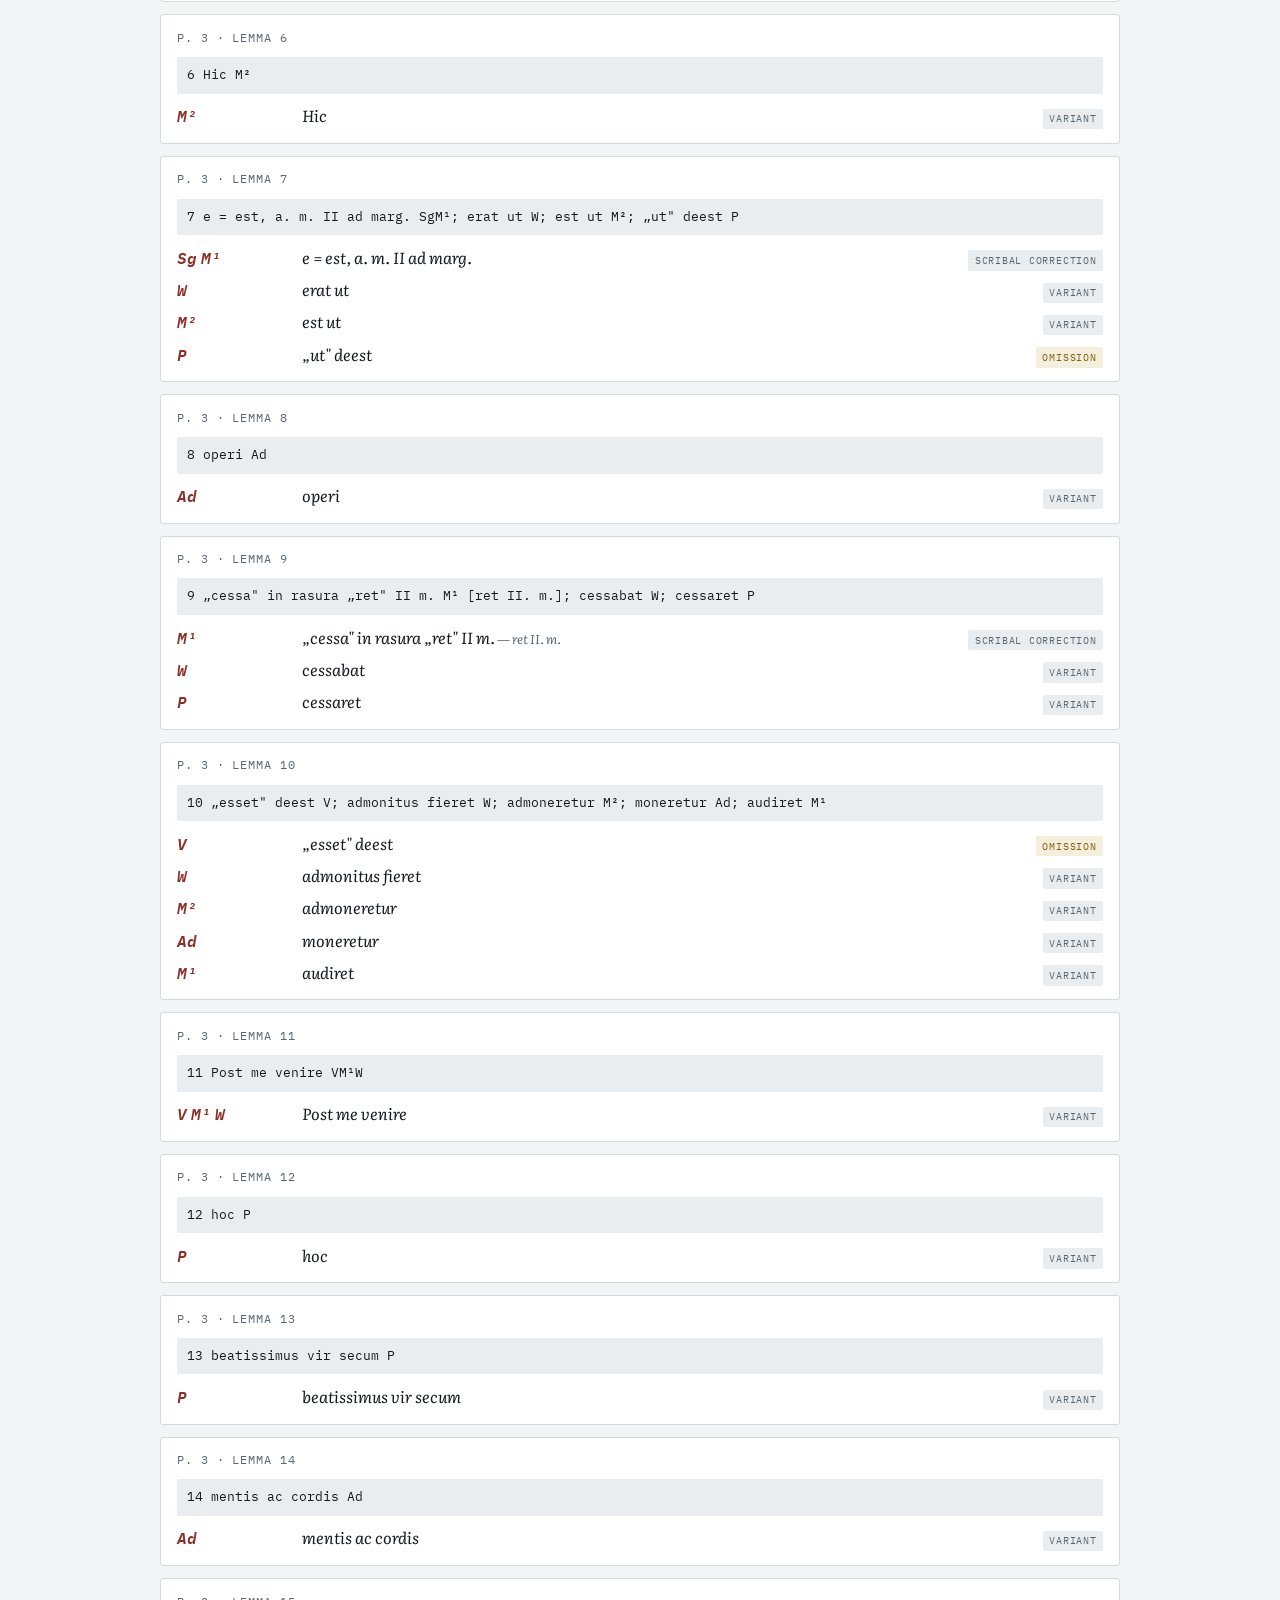
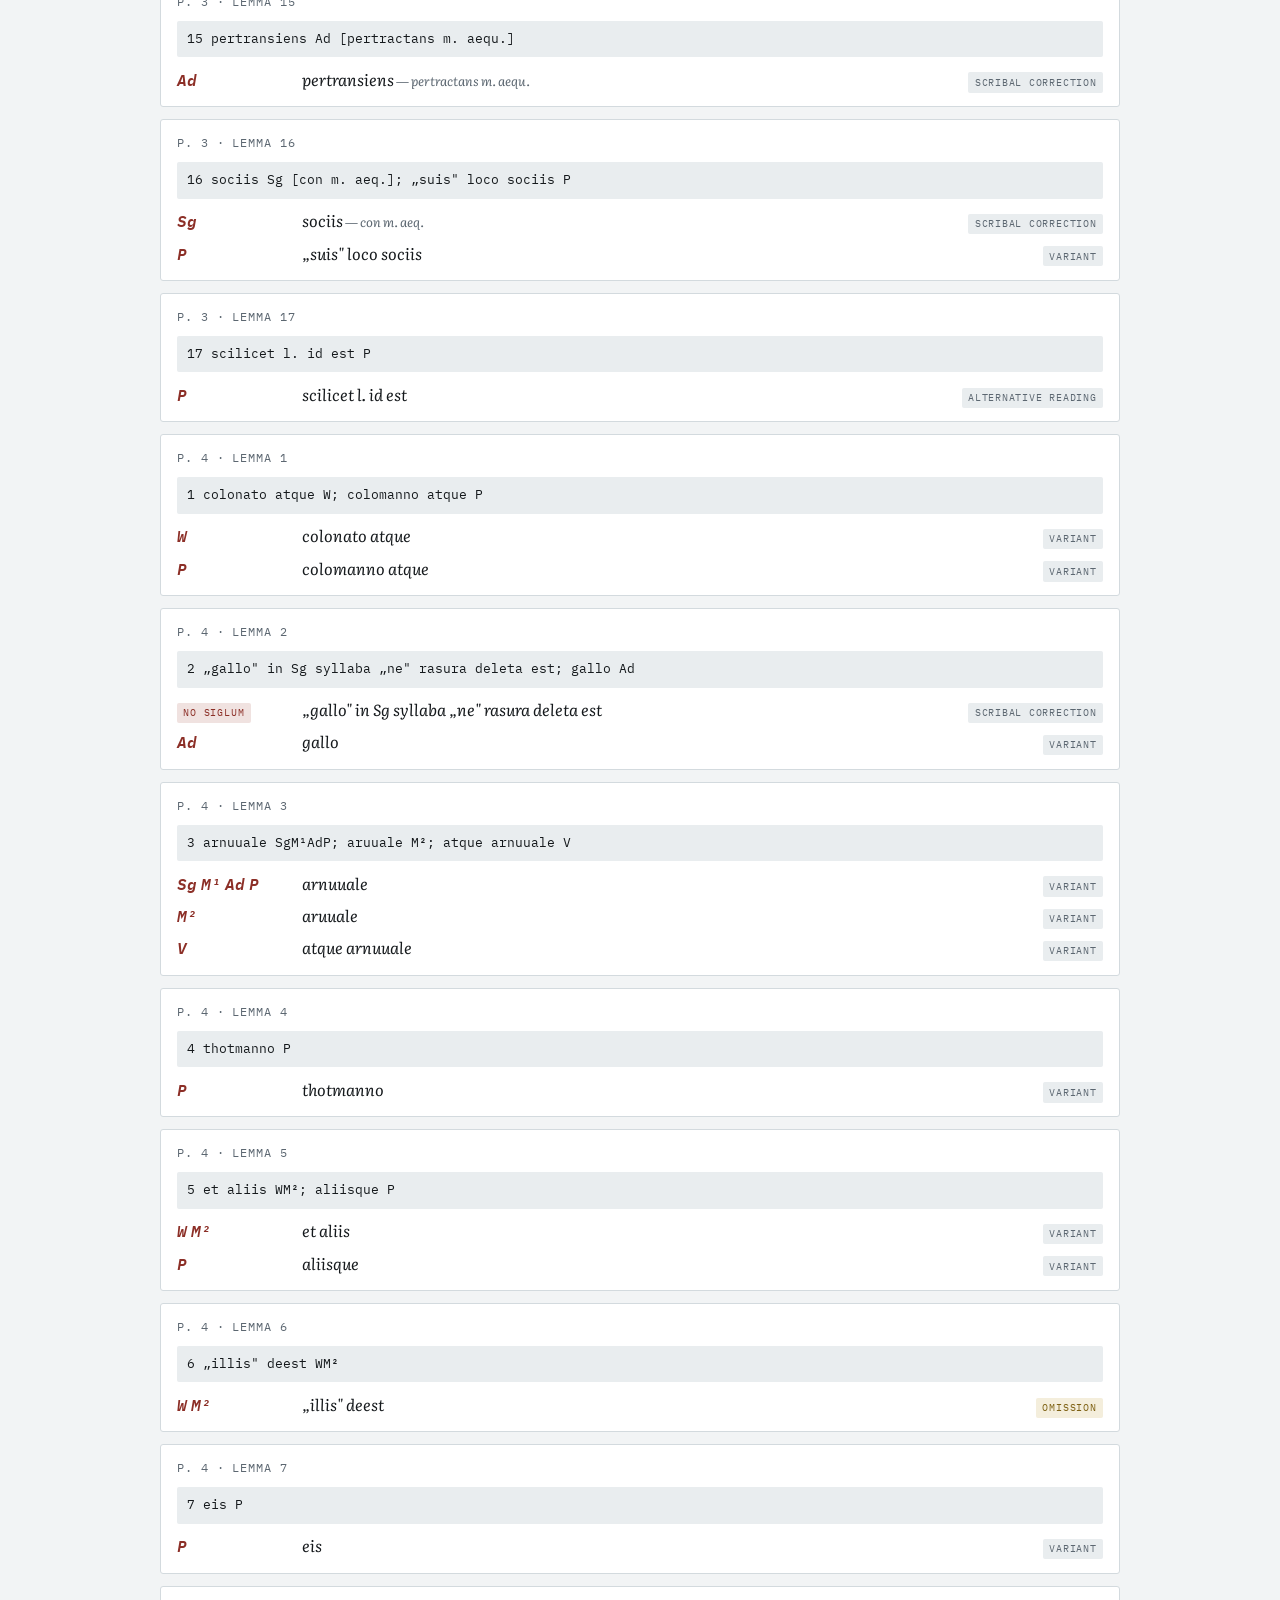
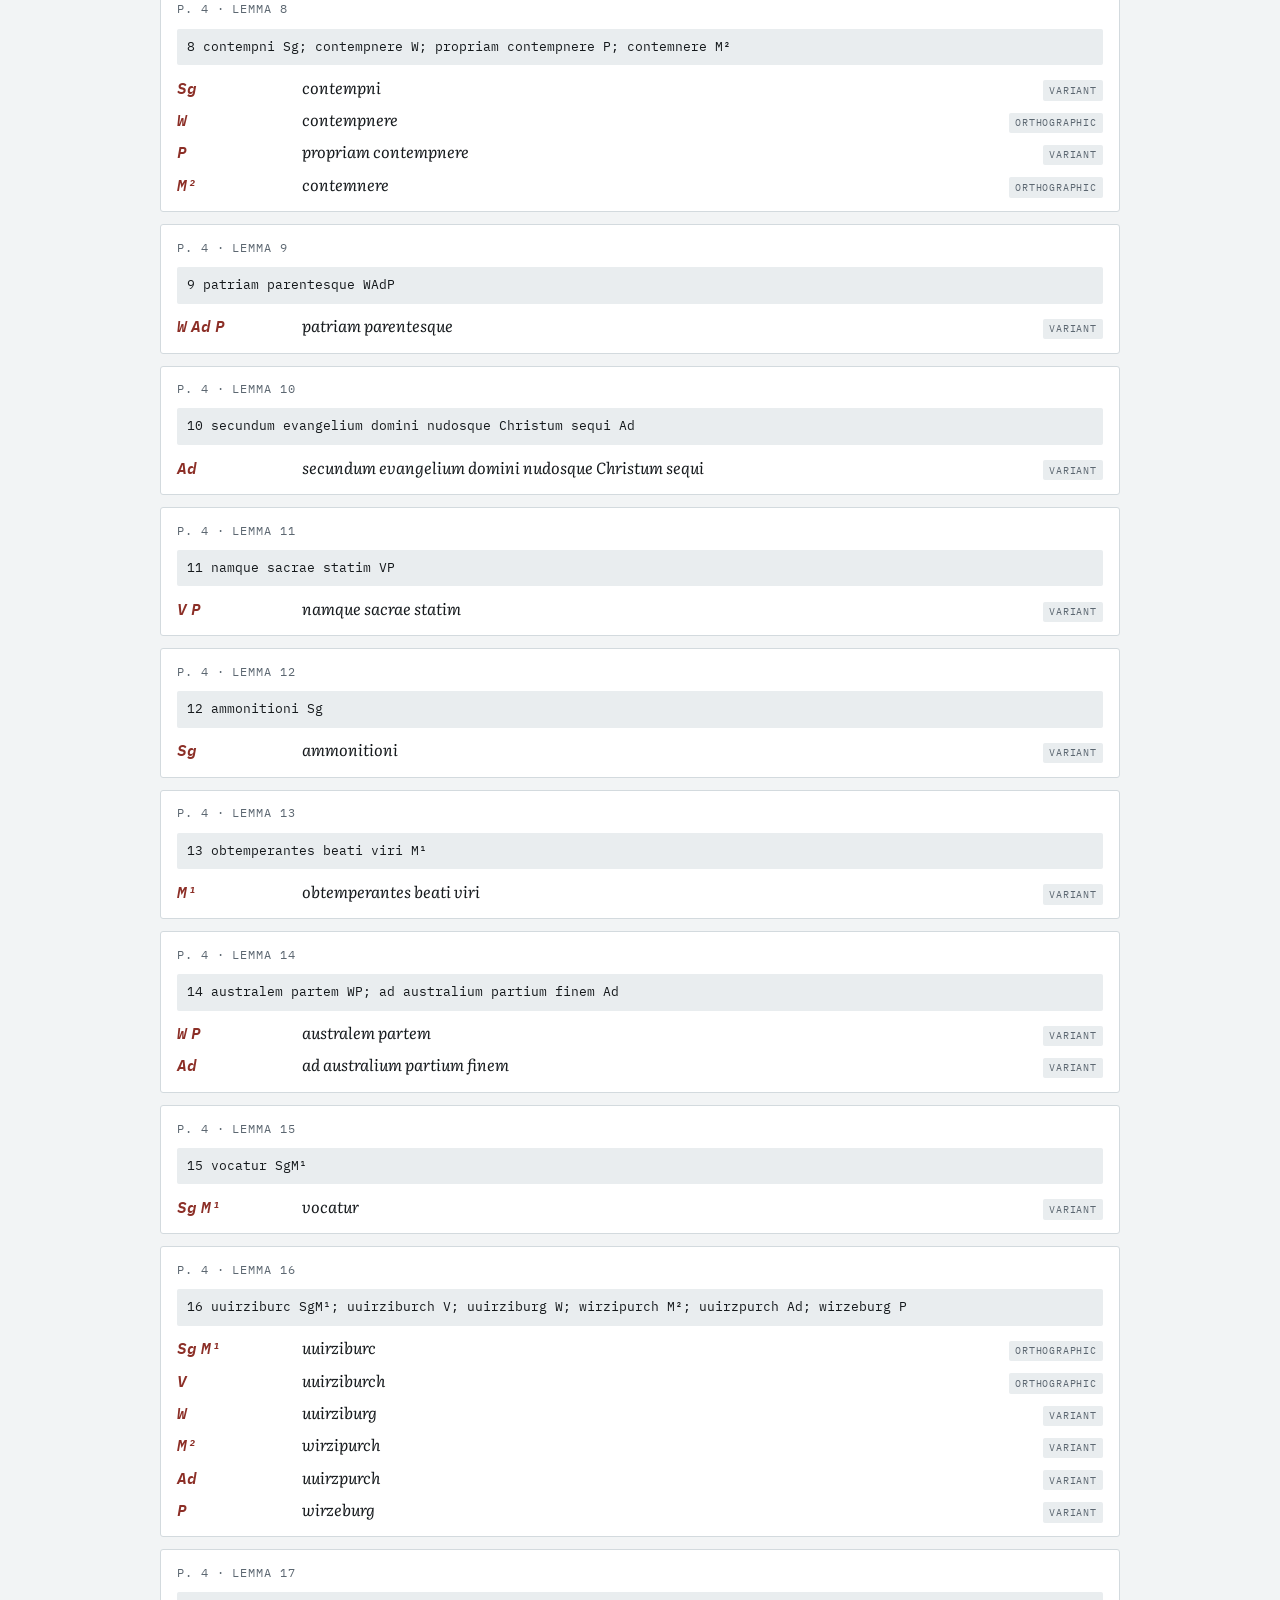
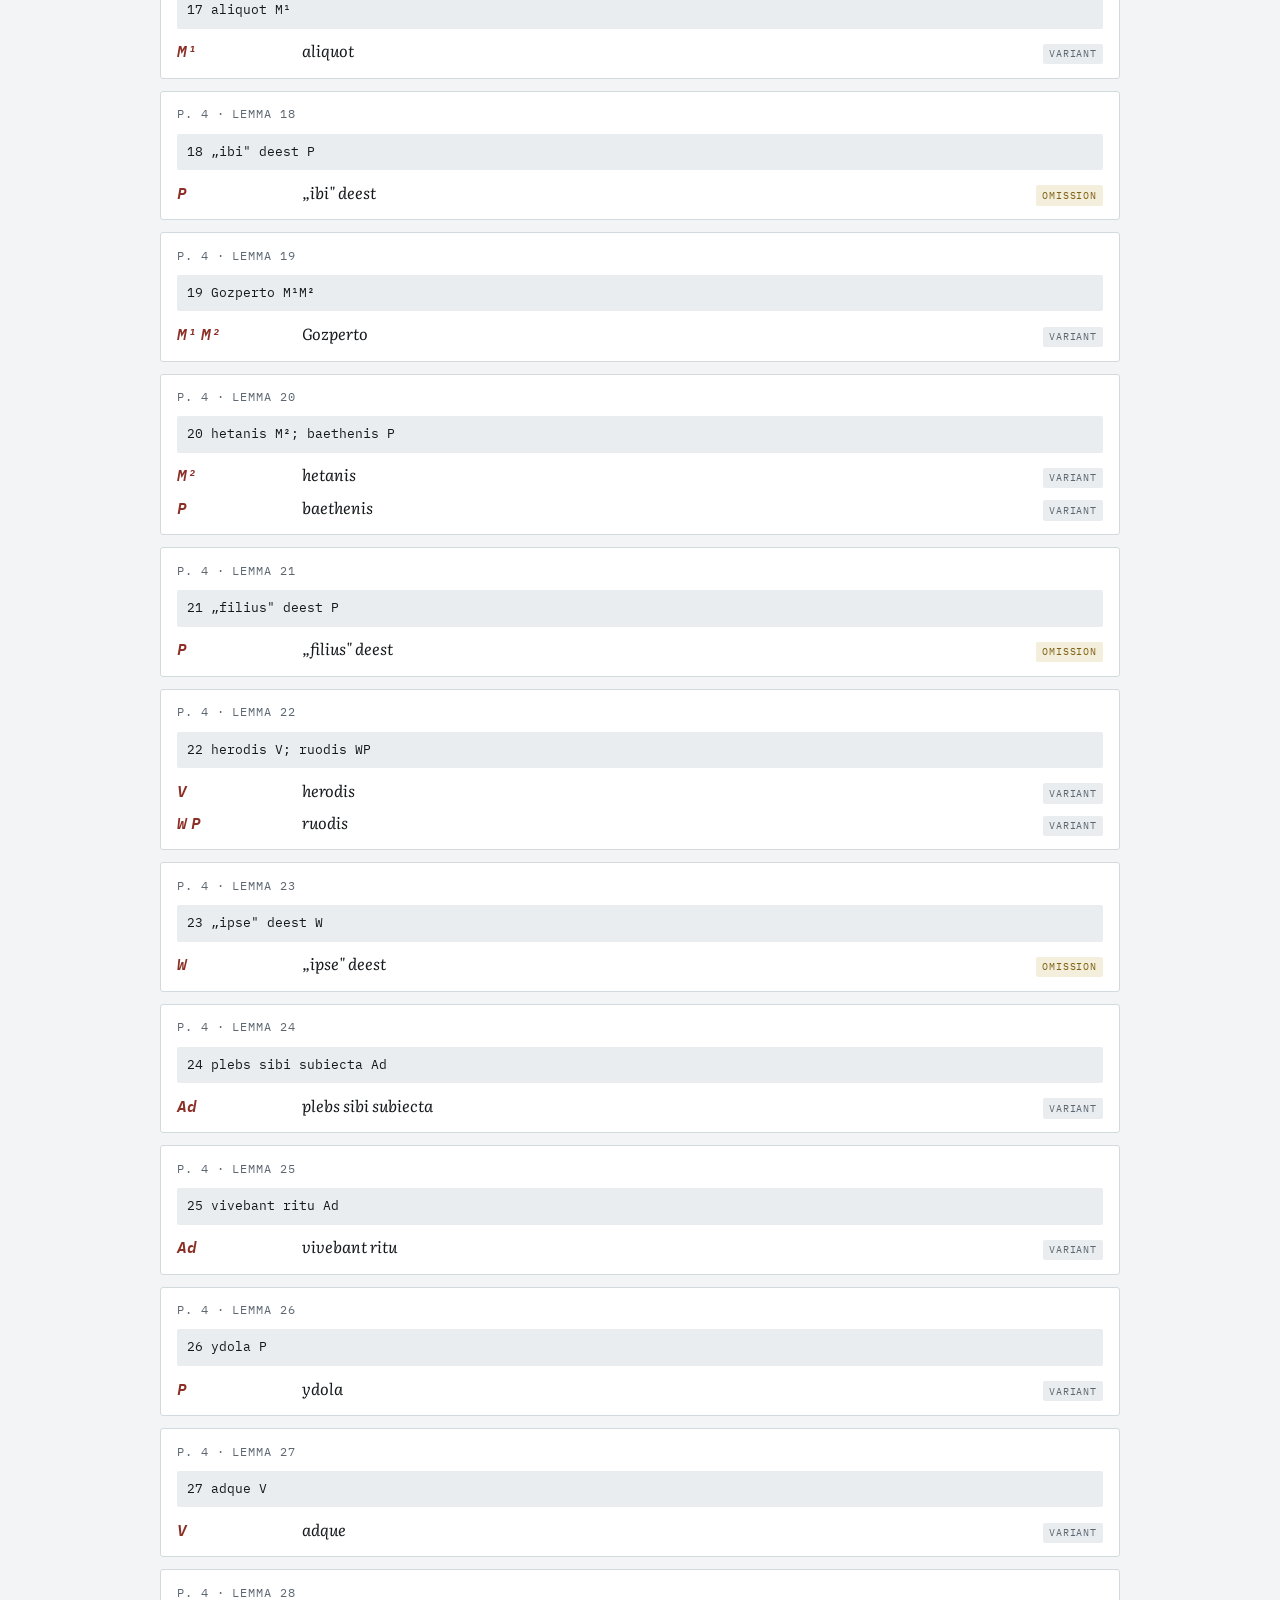
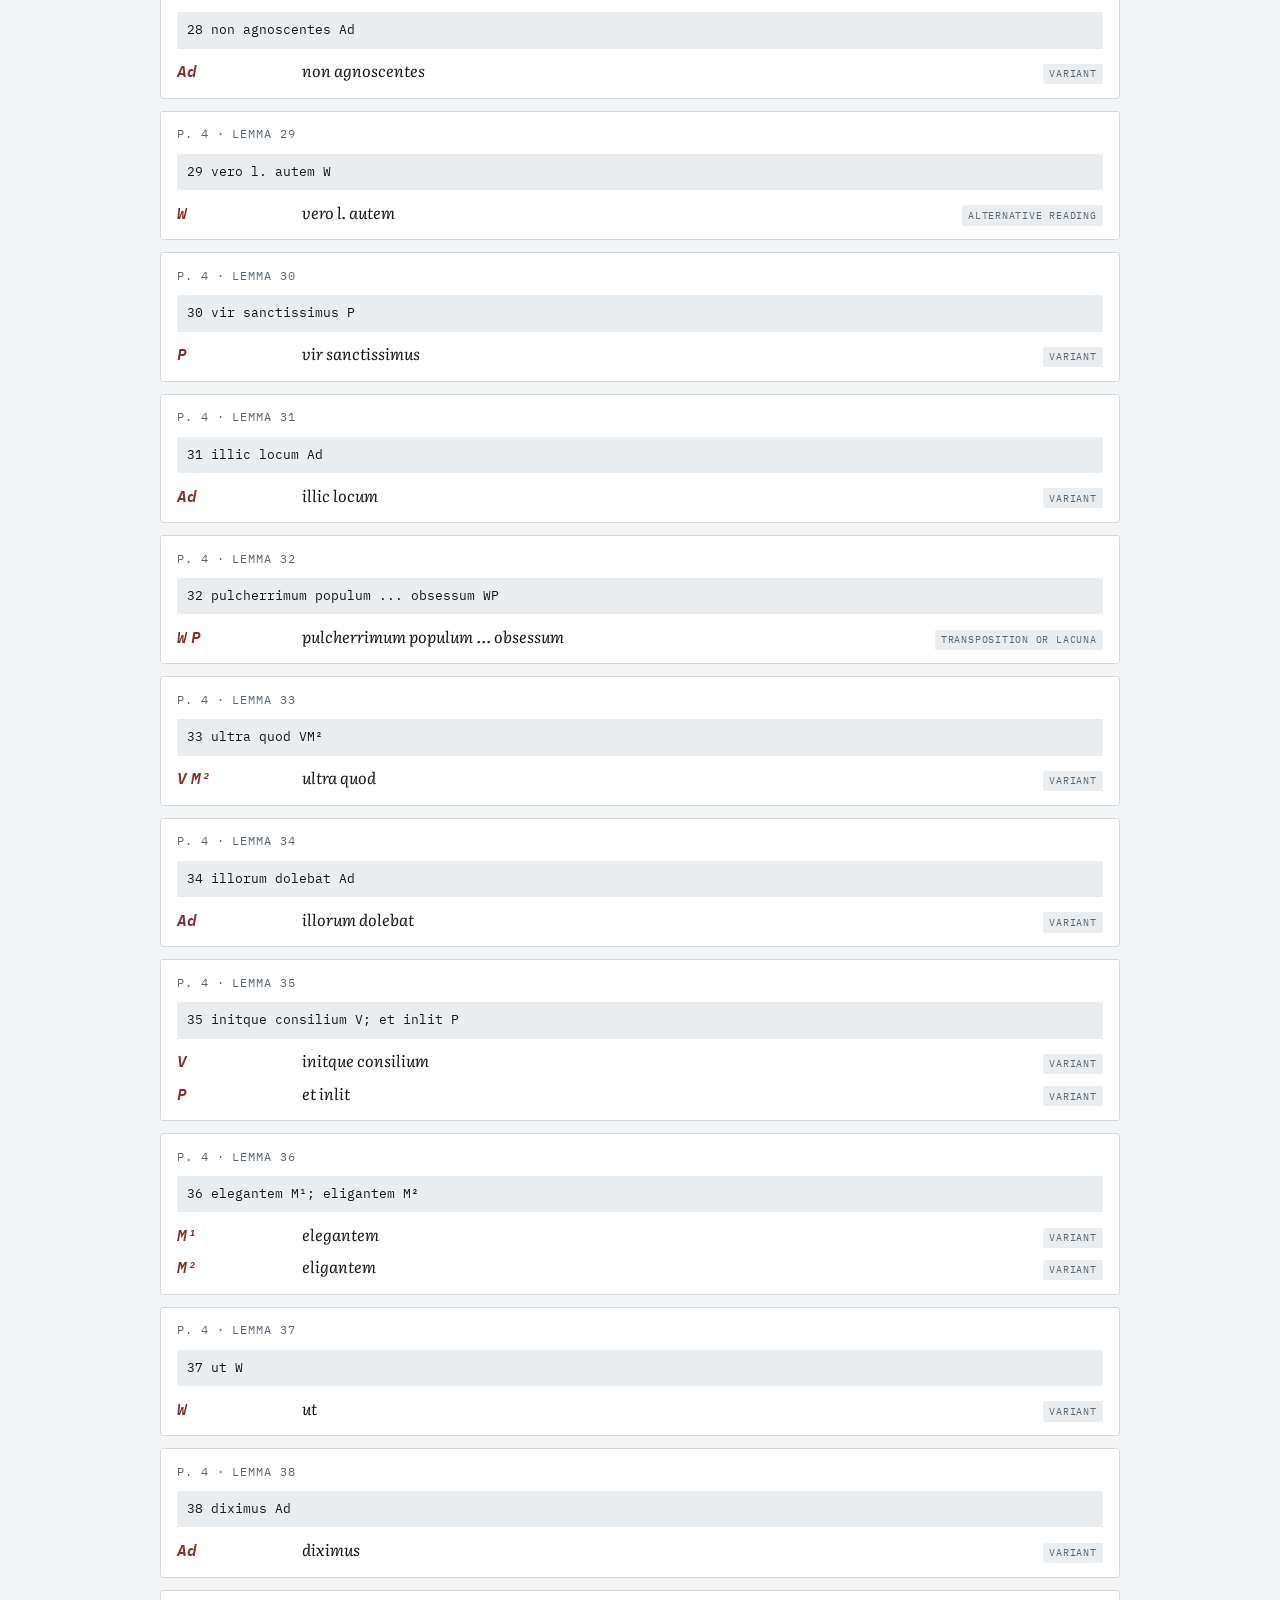
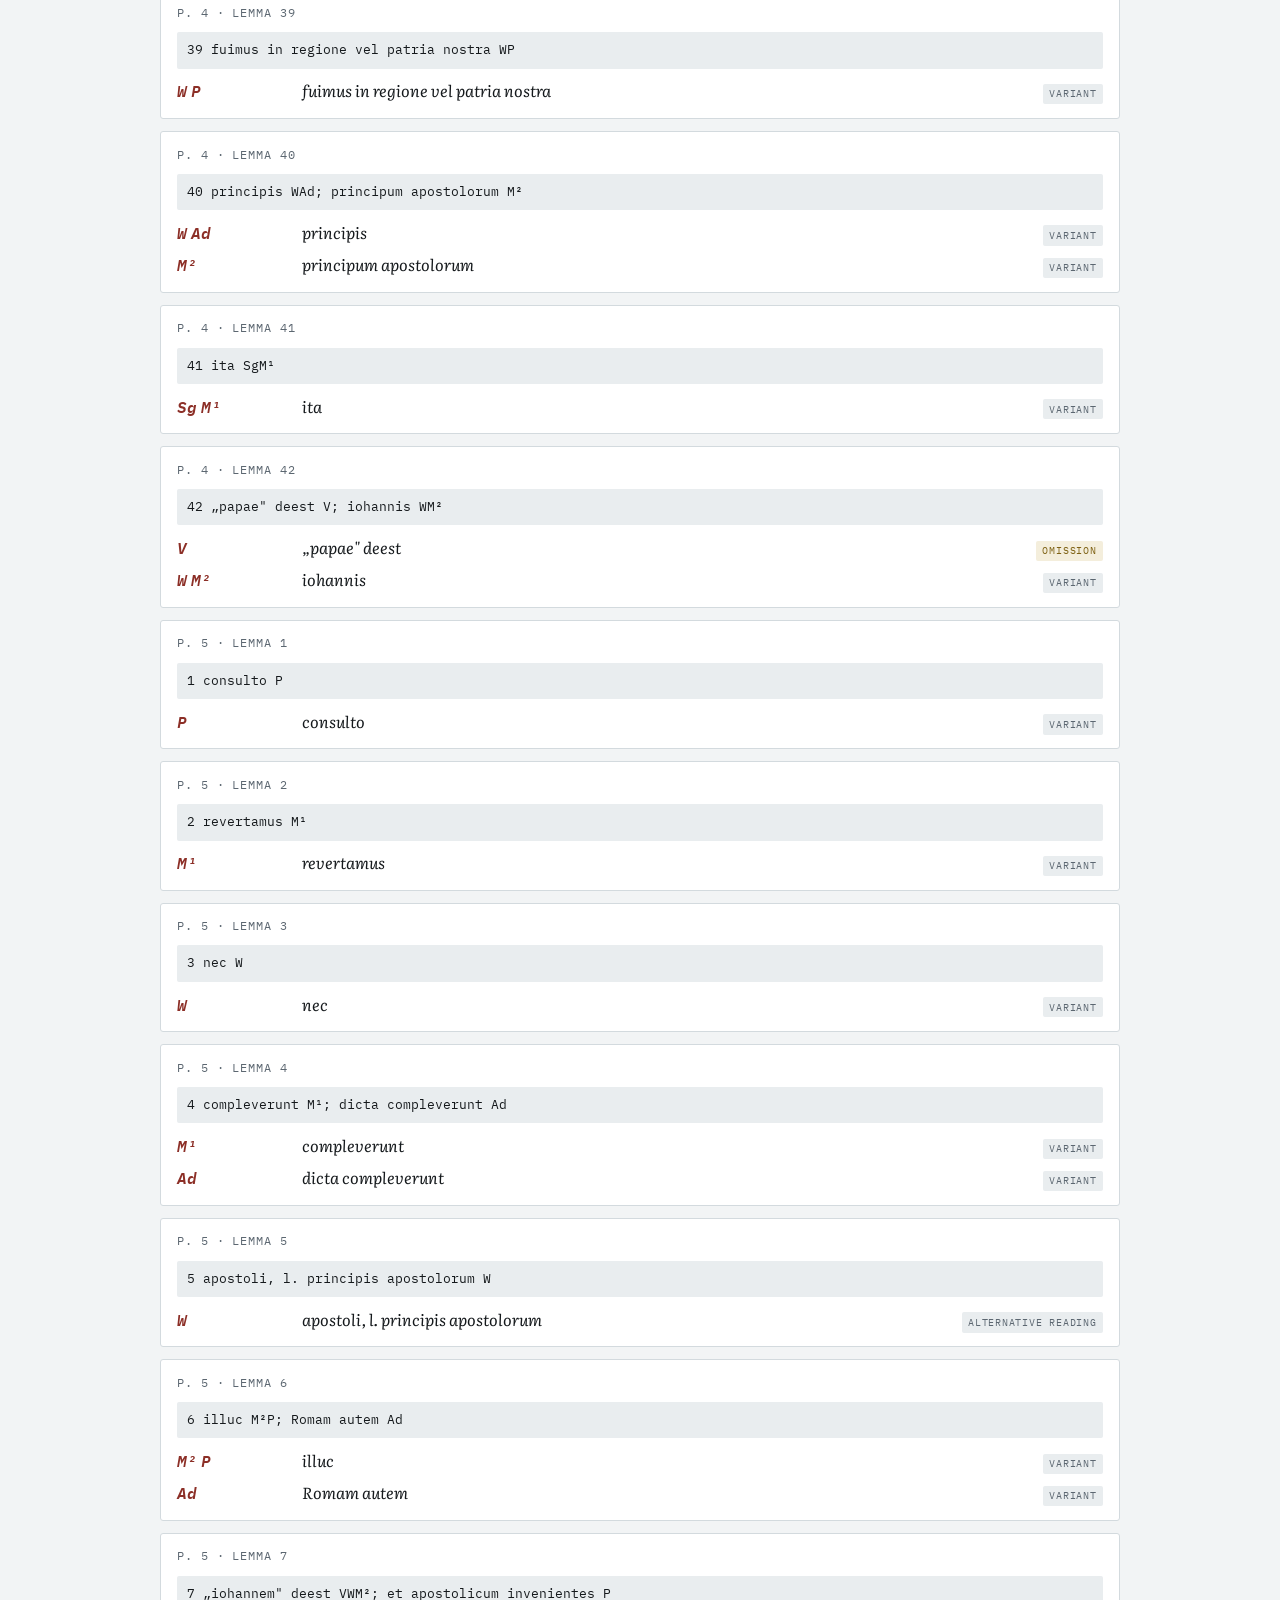
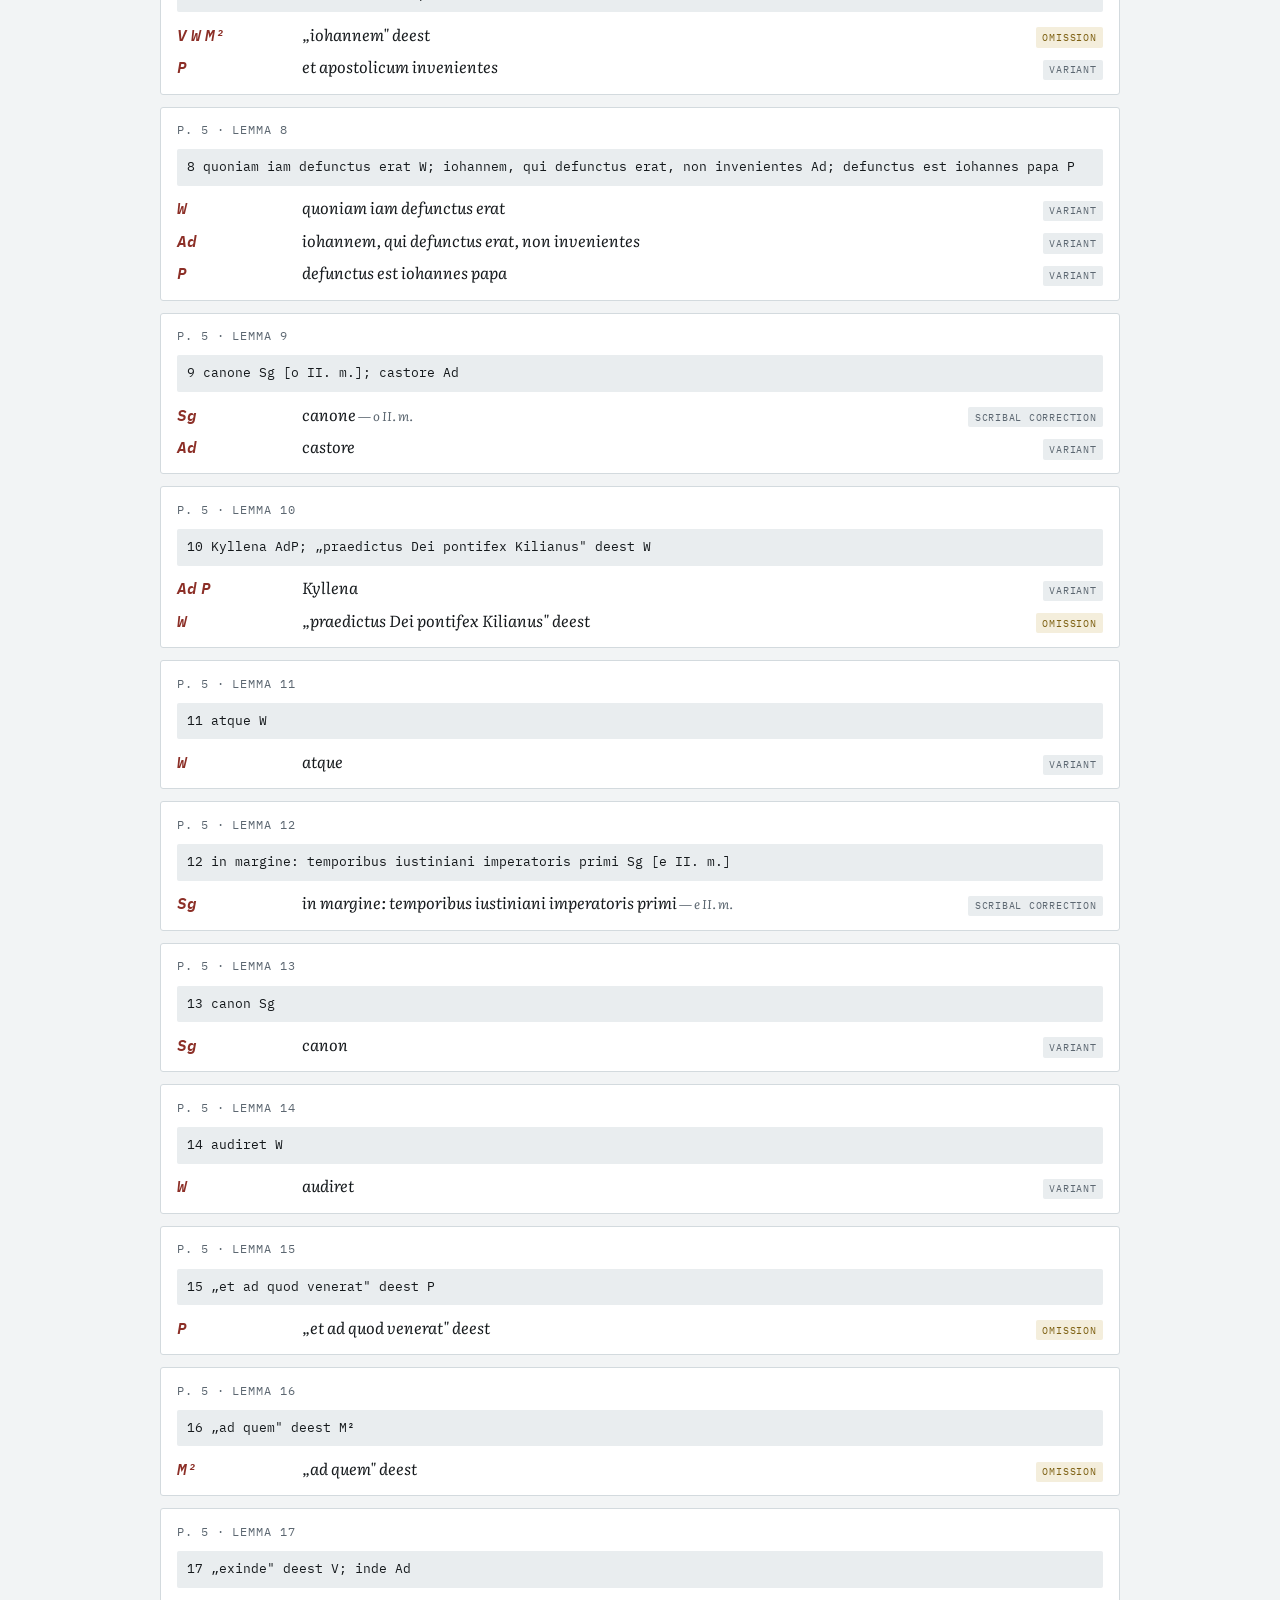
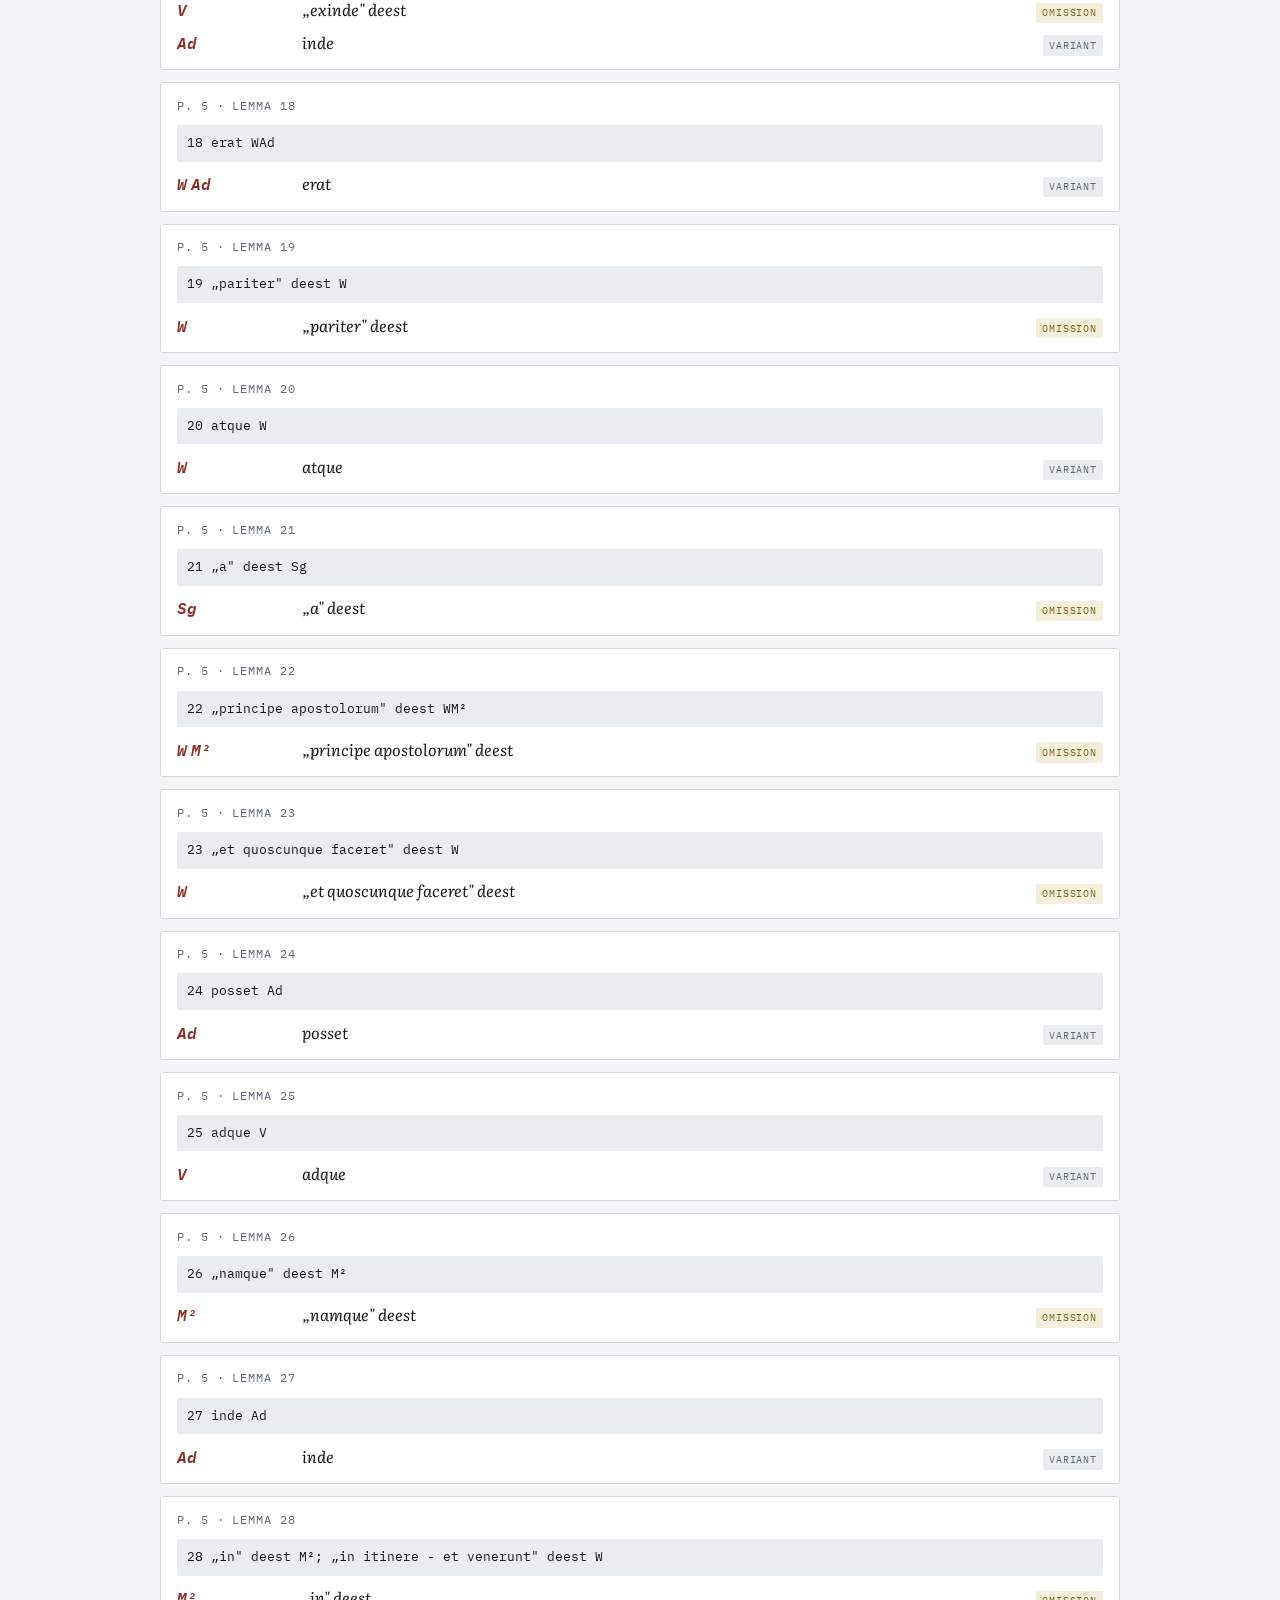
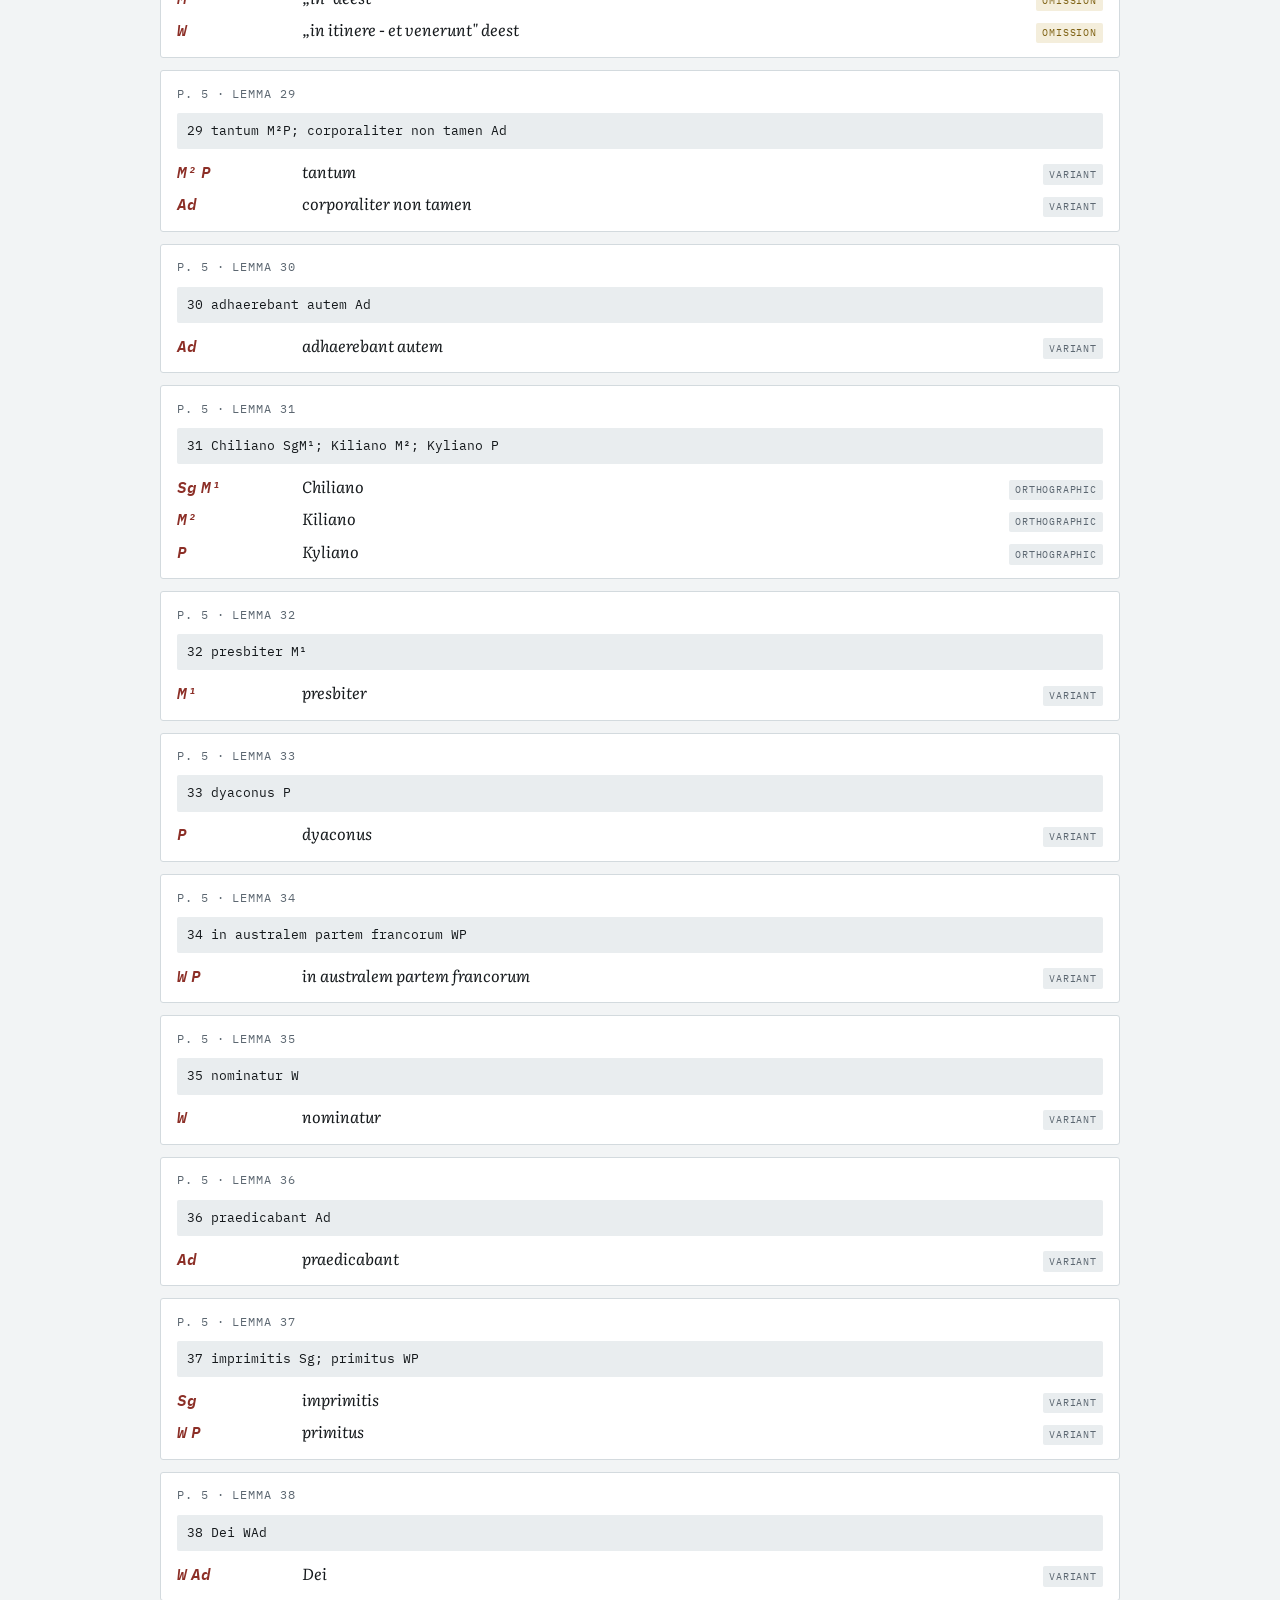
<file: docs/collation.html>
<!doctype html>
<html lang="en"><head>
<meta charset="utf-8">
<meta name="viewport" content="width=device-width,initial-scale=1,viewport-fit=cover">
<link rel="stylesheet" href="https://fonts.googleapis.com/css2?family=Literata:ital,opsz,wght@0,7..72,400;0,7..72,600;0,7..72,700;1,7..72,400;1,7..72,600&family=IBM+Plex+Mono:ital,wght@0,400;0,500;0,600;1,400&display=swap">
<link rel="stylesheet" href="assets/kiliani.css">
<title>Apparatus criticus — Passio minor Kiliani</title>
<meta name="description" content="Emmerich's 1896 apparatus to the Passio minor Kiliani: 251 lemma entries and 361 readings, searchable and filterable by witness.">
<style>
  .lemma{background:var(--surface);border:1px solid var(--rule);border-radius:3px;
    padding:.85rem 1rem;display:flex;flex-direction:column;gap:.6rem;min-width:0}
  .lemma > .head{display:flex;flex-wrap:wrap;gap:.5rem 1rem;align-items:baseline}
  .loc{font-family:var(--mono);font-size:.72rem;letter-spacing:.08em;text-transform:uppercase;
    color:var(--muted);white-space:nowrap}
  .verbatim{font-family:var(--mono);font-size:.8rem;line-height:1.6;background:var(--sunk);
    padding:.5rem .65rem;border-radius:2px;overflow-x:auto;white-space:pre-wrap;word-break:break-word}
  .rdgs{display:flex;flex-direction:column;gap:.4rem}
  .rdg{display:grid;grid-template-columns:7rem 1fr auto;gap:.3rem .8rem;align-items:baseline;min-width:0}
  @media (max-width:560px){.rdg{grid-template-columns:1fr;gap:.15rem}}
  .rdg .w{display:flex;flex-wrap:wrap;gap:.25rem}
  .rdg .w a{text-decoration:none}
  .rdg .t{font-style:italic;min-width:0;overflow-wrap:anywhere}
  .badge{font-family:var(--mono);font-size:.6rem;letter-spacing:.08em;text-transform:uppercase;
    padding:.15rem .4rem;border-radius:2px;background:var(--sunk);color:var(--muted);white-space:nowrap}
  .badge.omission{background:var(--open-soft);color:var(--open)}
  .badge.unparsed{background:var(--siglum-soft);color:var(--siglum)}
  .marg{font-size:.8rem;color:var(--muted);font-style:italic}
  .results{display:flex;flex-direction:column;gap:.75rem}
  .count{font-family:var(--mono);font-size:.78rem;color:var(--muted)}
  mark{background:var(--siglum-soft);color:inherit;border-radius:2px;padding:0 .1em}
  .empty{padding:2rem 0;color:var(--muted);text-align:center}
</style>

<meta property="og:type" content="website">
<meta property="og:site_name" content="Kiliani">
<meta property="og:url" content="https://nicholaskouns-create.github.io/Kiliani/collation.html">
<meta property="og:title" content="Apparatus criticus — Passio minor Kiliani">
<meta property="og:description" content="Emmerich's 1896 apparatus: 251 lemma entries and 361 readings, searchable and filterable by witness, with his verbatim Latin beside every parse.">
<meta property="og:image" content="https://nicholaskouns-create.github.io/Kiliani/assets/og/og-collation.png">
<meta property="og:image:width" content="1200">
<meta property="og:image:height" content="630">
<meta property="og:image:alt" content="Apparatus criticus — Passio minor Kiliani">
<meta name="twitter:card" content="summary_large_image">
<meta name="twitter:image" content="https://nicholaskouns-create.github.io/Kiliani/assets/og/og-collation.png">
</head><body>
<div class="wrap">
<nav class="site">
  <a class="brand" href="./">Kiliani</a>
  <a href="./">Overview</a>
  <a href="collation.html" aria-current="page">Apparatus</a>
  <a href="witnesses.html">Witnesses</a>
  <a href="verification.html">Verification</a>
  <a href="family.html">Family</a>
  <a href="https://github.com/nicholaskouns-create/Kiliani">Repository</a>
</nav>

<header class="col" style="display:flex;flex-direction:column;gap:.8rem">
  <p class="lbl">Apparatus criticus</p>
  <h1>Every reading Emmerich recorded, and who reads it</h1>
  <p>Franz Emmerich, <em>Der heilige Kilian</em> (Würzburg 1896), pp. 3–10, transcribed
     entry by entry from the plates. His own Latin is kept verbatim beside every parse,
     so any record can be checked against the printed page.</p>
  <p class="muted" style="font-size:.9rem">These are <strong>Emmerich's</strong> witness
     attributions, made in the 1890s. No manuscript was consulted, and this is not a
     collation of manuscripts. <a href="verification.html">What that means.</a></p>
</header>

<div class="controls">
  <div class="row">
    <input type="search" id="q" placeholder="Search readings and Emmerich's Latin — try contempni, rasura, deest" aria-label="Search readings">
    <select id="type" aria-label="Filter by reading type"><option value="">All types</option></select>
    <select id="page" aria-label="Filter by page"><option value="">All pages</option></select>
  </div>
  <div class="row" id="wits" role="group" aria-label="Filter by witness"></div>
  <div class="row" style="justify-content:space-between">
    <span class="count" id="count">loading…</span>
    <button class="chip" id="reset" aria-pressed="false">Reset</button>
  </div>
</div>

<section>
  <div class="results" id="out"></div>
</section>

<footer>
  <p>Sigla: <span class="sg">Sg</span> St Gallen 566 · <span class="sg">V</span> Vienna 552 ·
     <span class="sg">M¹</span> Clm 4585 · <span class="sg">M²</span> Clm 4332 ·
     <span class="sg">Ad</span> Admont 412 · <span class="sg">W</span> Würzburg M.p.th.f. 64 ·
     <span class="sg">P</span> Pommersfelden 2896.</p>
  <p>Emmerich's conventions, as written: <code>„x"</code> a quoted lemma · <em>deest</em>
     is absent from · <em>l.</em> legitur or loco · <em>II. m.</em> a second hand ·
     <em>in rasura</em> over an erasure · <em>m. aeq.</em> by a contemporary hand.</p>
  <p><a href="data/variants.json">variants.json</a> ·
     <a href="data/variants.csv">variants.csv</a> ·
     <a href="data/apparatus_tei.xml">TEI</a></p>
</footer>
</div>

<script>
const LAB={Sg:"Sg",V:"V",M1:"M¹",M2:"M²",Ad:"Ad",W:"W",P:"P"};
const ORDER=["Sg","V","M1","M2","Ad","W","P"];
const el=id=>document.getElementById(id);
let DATA=[], GROUPS=[], active=new Set();

const esc=s=>String(s??"").replace(/[&<>"]/g,c=>({"&":"&amp;","<":"&lt;",">":"&gt;",'"':"&quot;"}[c]));
function hi(s,q){ s=esc(s); if(!q) return s;
  try{ return s.replace(new RegExp("("+q.replace(/[.*+?^${}()|[\]\\]/g,"\\$&")+")","gi"),"<mark>$1</mark>"); }
  catch(e){ return s; } }

fetch("data/variants.json").then(r=>r.json()).then(d=>{
  DATA=d;
  const g=new Map();
  for(const v of d){ const k=v.page_printed+"|"+v.lemma_no;
    if(!g.has(k)) g.set(k,{page:v.page_printed,lemma:v.lemma_no,verbatim:v.verbatim,rdgs:[]});
    g.get(k).rdgs.push(v); }
  GROUPS=[...g.values()].sort((a,b)=>a.page-b.page||
    (parseInt(a.lemma)||0)-(parseInt(b.lemma)||0)||String(a.lemma).localeCompare(String(b.lemma)));

  el("wits").innerHTML=ORDER.map(w=>
    `<button class="chip" data-w="${w}" aria-pressed="false">${LAB[w]}</button>`).join("");
  const types=[...new Set(d.map(v=>v.type))].sort();
  el("type").insertAdjacentHTML("beforeend",
    types.map(t=>`<option value="${esc(t)}">${esc(t.replace(/_/g," "))}</option>`).join(""));
  const pages=[...new Set(d.map(v=>v.page_printed))].sort((a,b)=>a-b);
  el("page").insertAdjacentHTML("beforeend",
    pages.map(p=>`<option value="${p}">p. ${p}</option>`).join(""));
  render();
}).catch(e=>{ el("out").innerHTML=
  '<p class="empty">The apparatus data could not be loaded. It is still downloadable at '+
  '<a href="data/variants.json">variants.json</a>.</p>'; el("count").textContent=""; });

function matches(v,q,type,page){
  if(type && v.type!==type) return false;
  if(page && String(v.page_printed)!==page) return false;
  if(active.size && !v.witnesses.some(w=>active.has(w))) return false;
  if(q){ const h=(v.reading+" "+v.verbatim+" "+(v.marginal_note||"")).toLowerCase();
    if(!h.includes(q.toLowerCase())) return false; }
  return true;
}

function render(){
  const q=el("q").value.trim(), type=el("type").value, page=el("page").value;
  let shownR=0, out=[];
  for(const g of GROUPS){
    const keep=g.rdgs.filter(v=>matches(v,q,type,page));
    if(!keep.length) continue;
    shownR+=keep.length;
    out.push(`<article class="lemma">
      <div class="head"><span class="loc">p. ${g.page} · lemma ${esc(g.lemma)}</span></div>
      <div class="verbatim">${hi(g.verbatim,q)}</div>
      <div class="rdgs">${keep.map(v=>`
        <div class="rdg">
          <span class="w">${v.witnesses.length
            ? v.witnesses.map(w=>`<a class="sg" href="witnesses.html#${w}">${LAB[w]||w}</a>`).join("")
            : '<span class="badge unparsed">no siglum</span>'}</span>
          <span class="t">${v.reading?hi(v.reading,q):'<span class="muted">—</span>'}${
            v.marginal_note?`<span class="marg"> — ${hi(v.marginal_note,q)}</span>`:""}</span>
          <span class="badge ${esc(v.type)}">${esc(v.type.replace(/_/g," "))}</span>
        </div>`).join("")}</div>
    </article>`);
  }
  el("out").innerHTML=out.length?out.join(""):
    '<p class="empty">No reading matches those filters.</p>';
  const all = shownR===DATA.length && out.length===GROUPS.length;
  el("count").textContent = all
    ? `${DATA.length} readings in ${GROUPS.length} lemmas`
    : `${shownR} reading${shownR===1?"":"s"} in ${out.length} lemma${out.length===1?"":"s"} — of ${DATA.length} in ${GROUPS.length}`;
}

el("q").addEventListener("input",render);
el("type").addEventListener("change",render);
el("page").addEventListener("change",render);
el("wits").addEventListener("click",e=>{
  const b=e.target.closest("[data-w]"); if(!b) return;
  const w=b.dataset.w;
  if(active.has(w)){active.delete(w);b.setAttribute("aria-pressed","false");}
  else{active.add(w);b.setAttribute("aria-pressed","true");}
  render();
});
el("reset").addEventListener("click",()=>{
  el("q").value="";el("type").value="";el("page").value="";active.clear();
  document.querySelectorAll("[data-w]").forEach(b=>b.setAttribute("aria-pressed","false"));
  render();
});
</script>
<!-- KKP-GRID-DOOR-1 · doorway to Grid, the live U.S. power-grid monitor (Identity/tools/grid/install_door.py) -->
<a id="kkp-grid-door" href="https://nicholaskouns-create.github.io/Identity/grid/" title="Grid · live U.S. power-grid monitor with a certified spectral auditor" aria-label="Open Grid, the live U.S. power-grid monitor" style="position:fixed;left:12px;bottom:12px;z-index:2147483000;display:inline-flex;align-items:center;gap:7px;padding:7px 11px;border-radius:999px;background:rgba(9,11,13,.86);border:1px solid rgba(110,223,212,.38);color:#6edfd4;font:600 10px/1 ui-monospace,SFMono-Regular,Menlo,Consolas,monospace;letter-spacing:.16em;text-decoration:none;-webkit-backdrop-filter:blur(8px);backdrop-filter:blur(8px);box-shadow:0 6px 24px rgba(0,0,0,.35)">GRID</a>
<script src="https://nicholaskouns-create.github.io/Identity/grid/door.js" defer></script>
<!-- /KKP-GRID-DOOR-1 -->
</body></html>
</file>
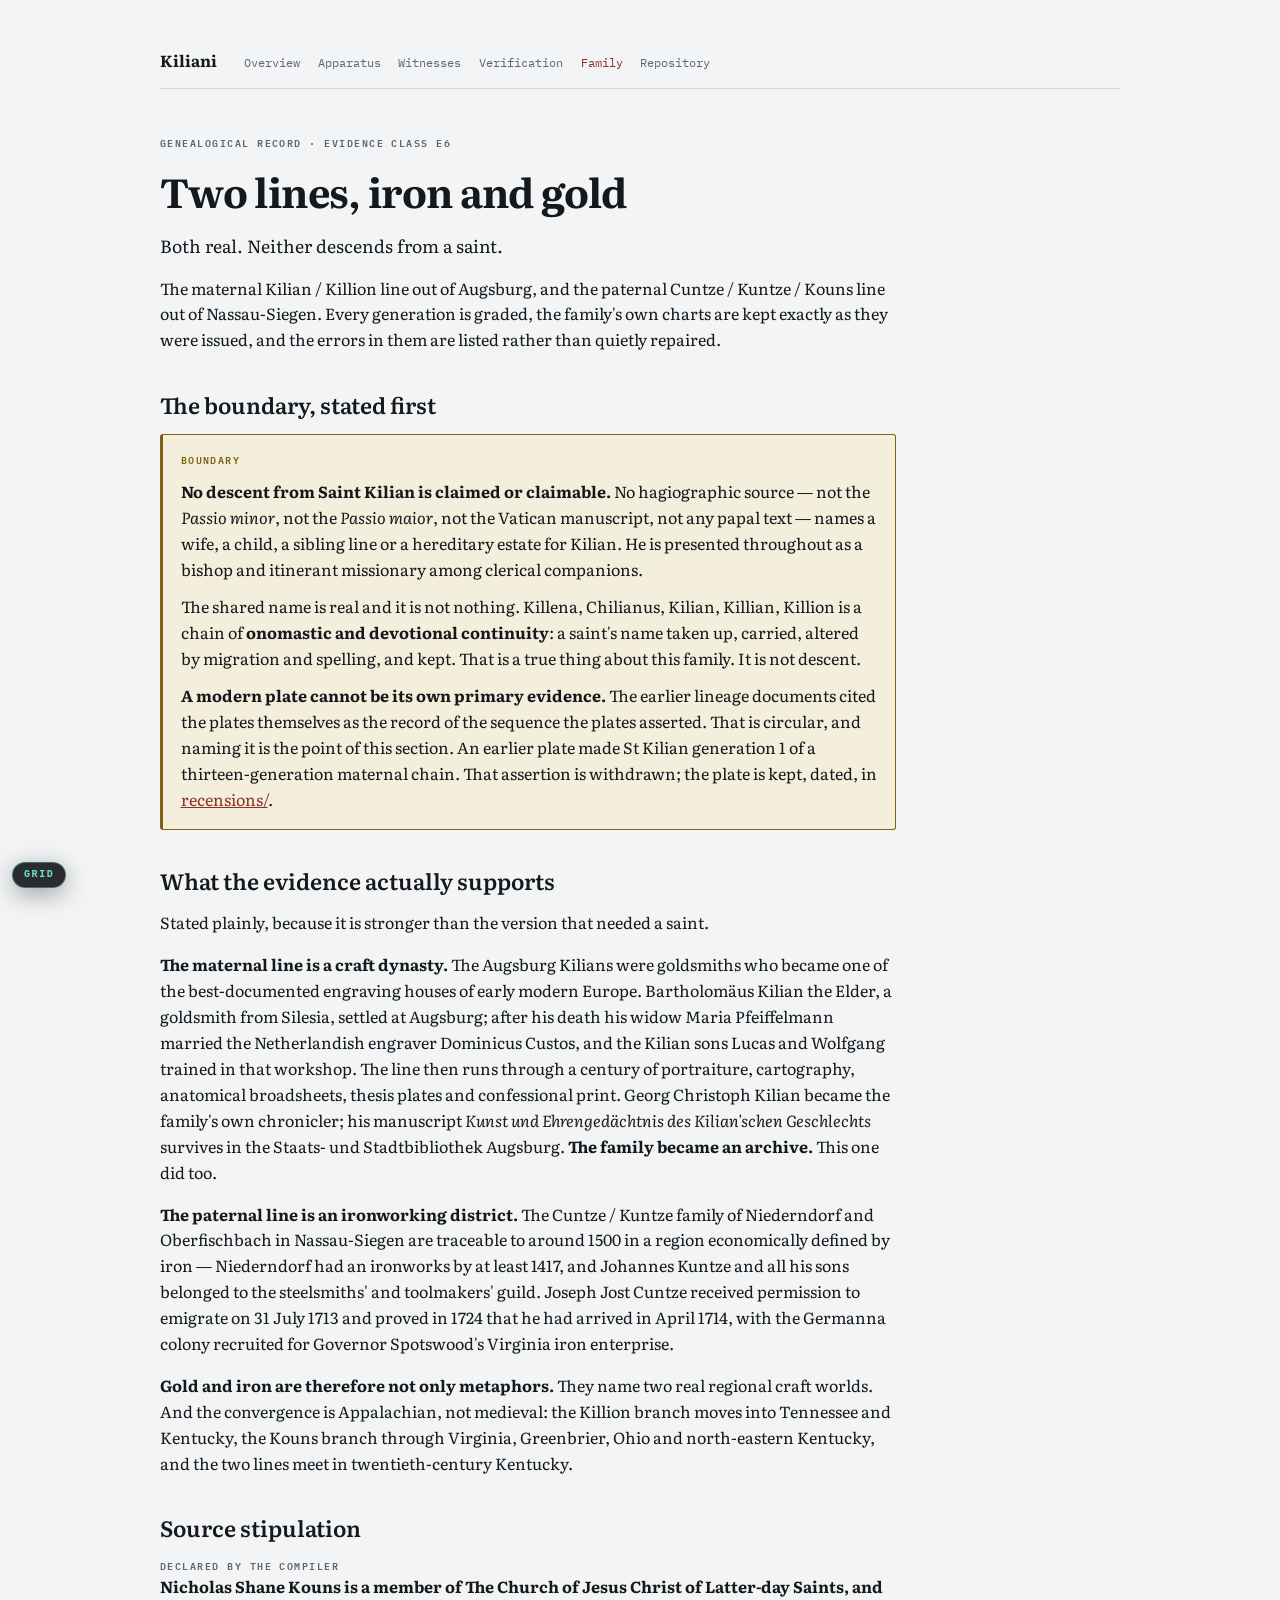
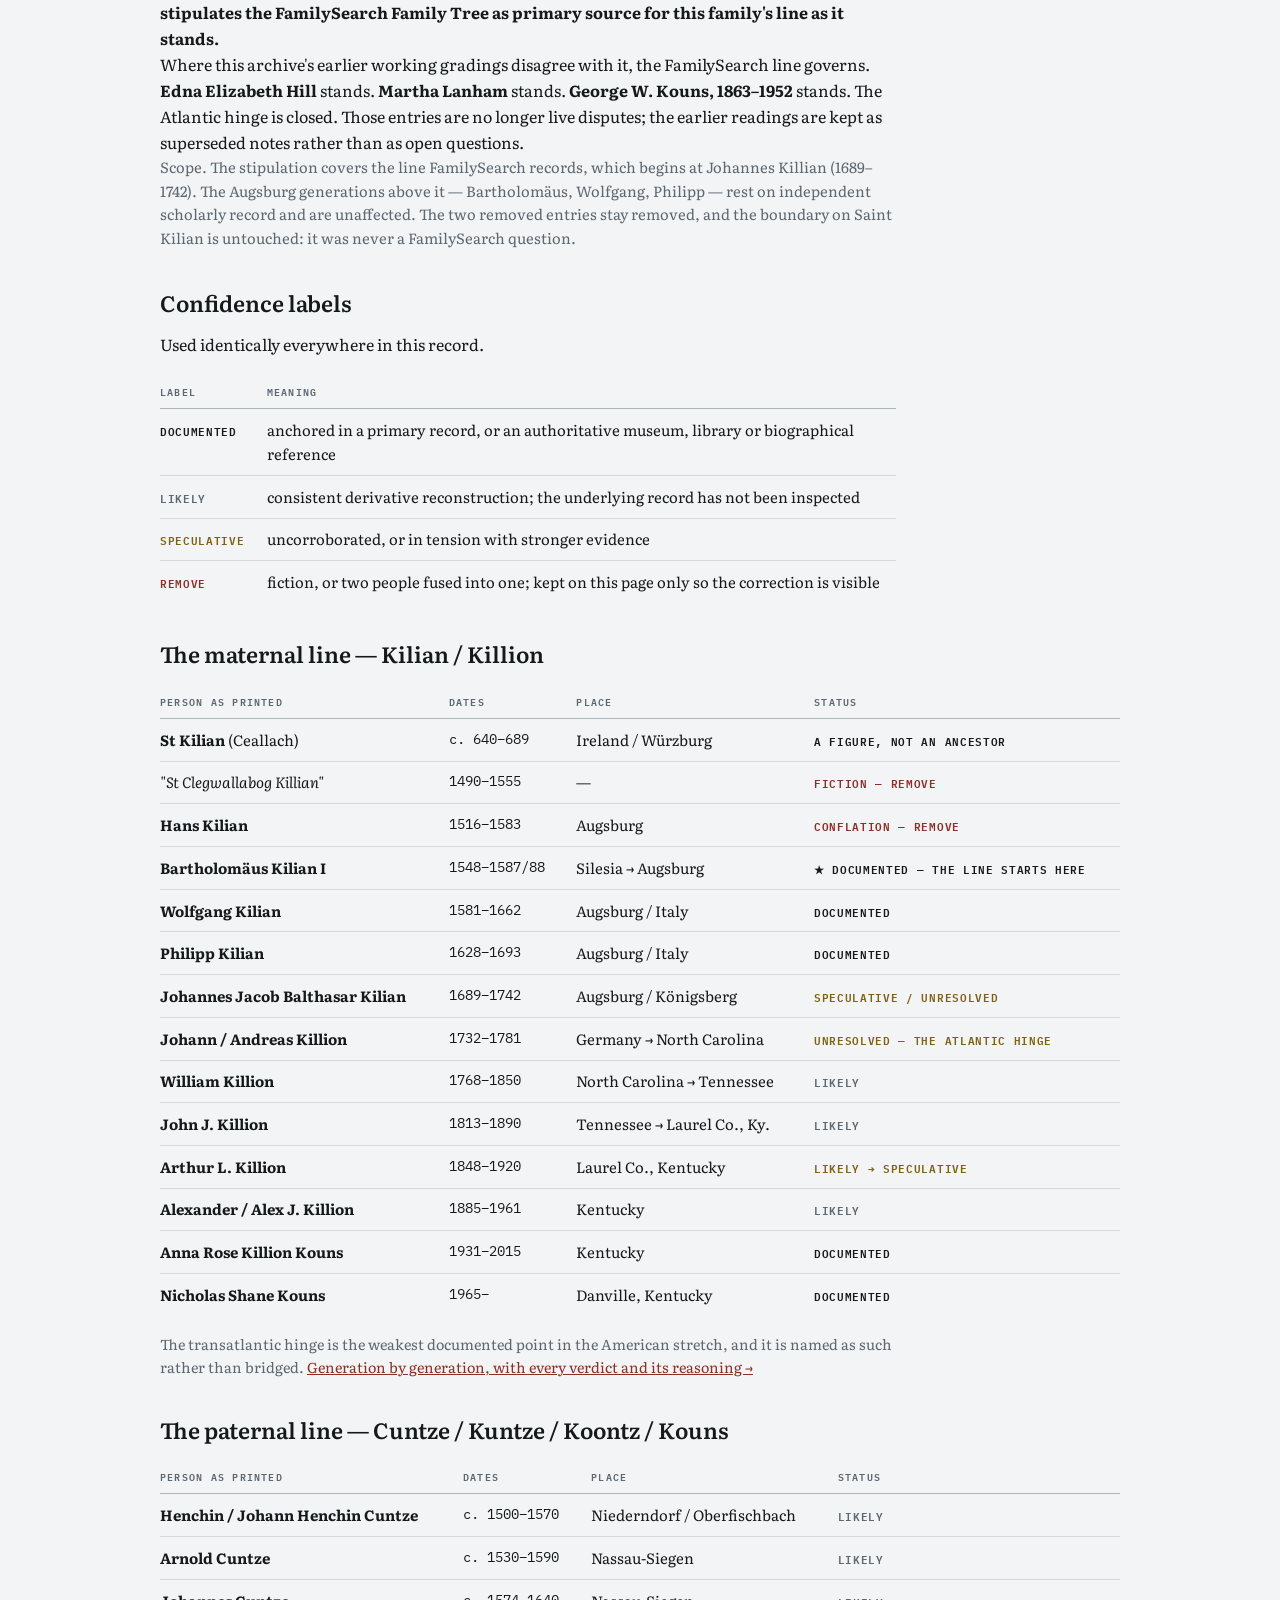
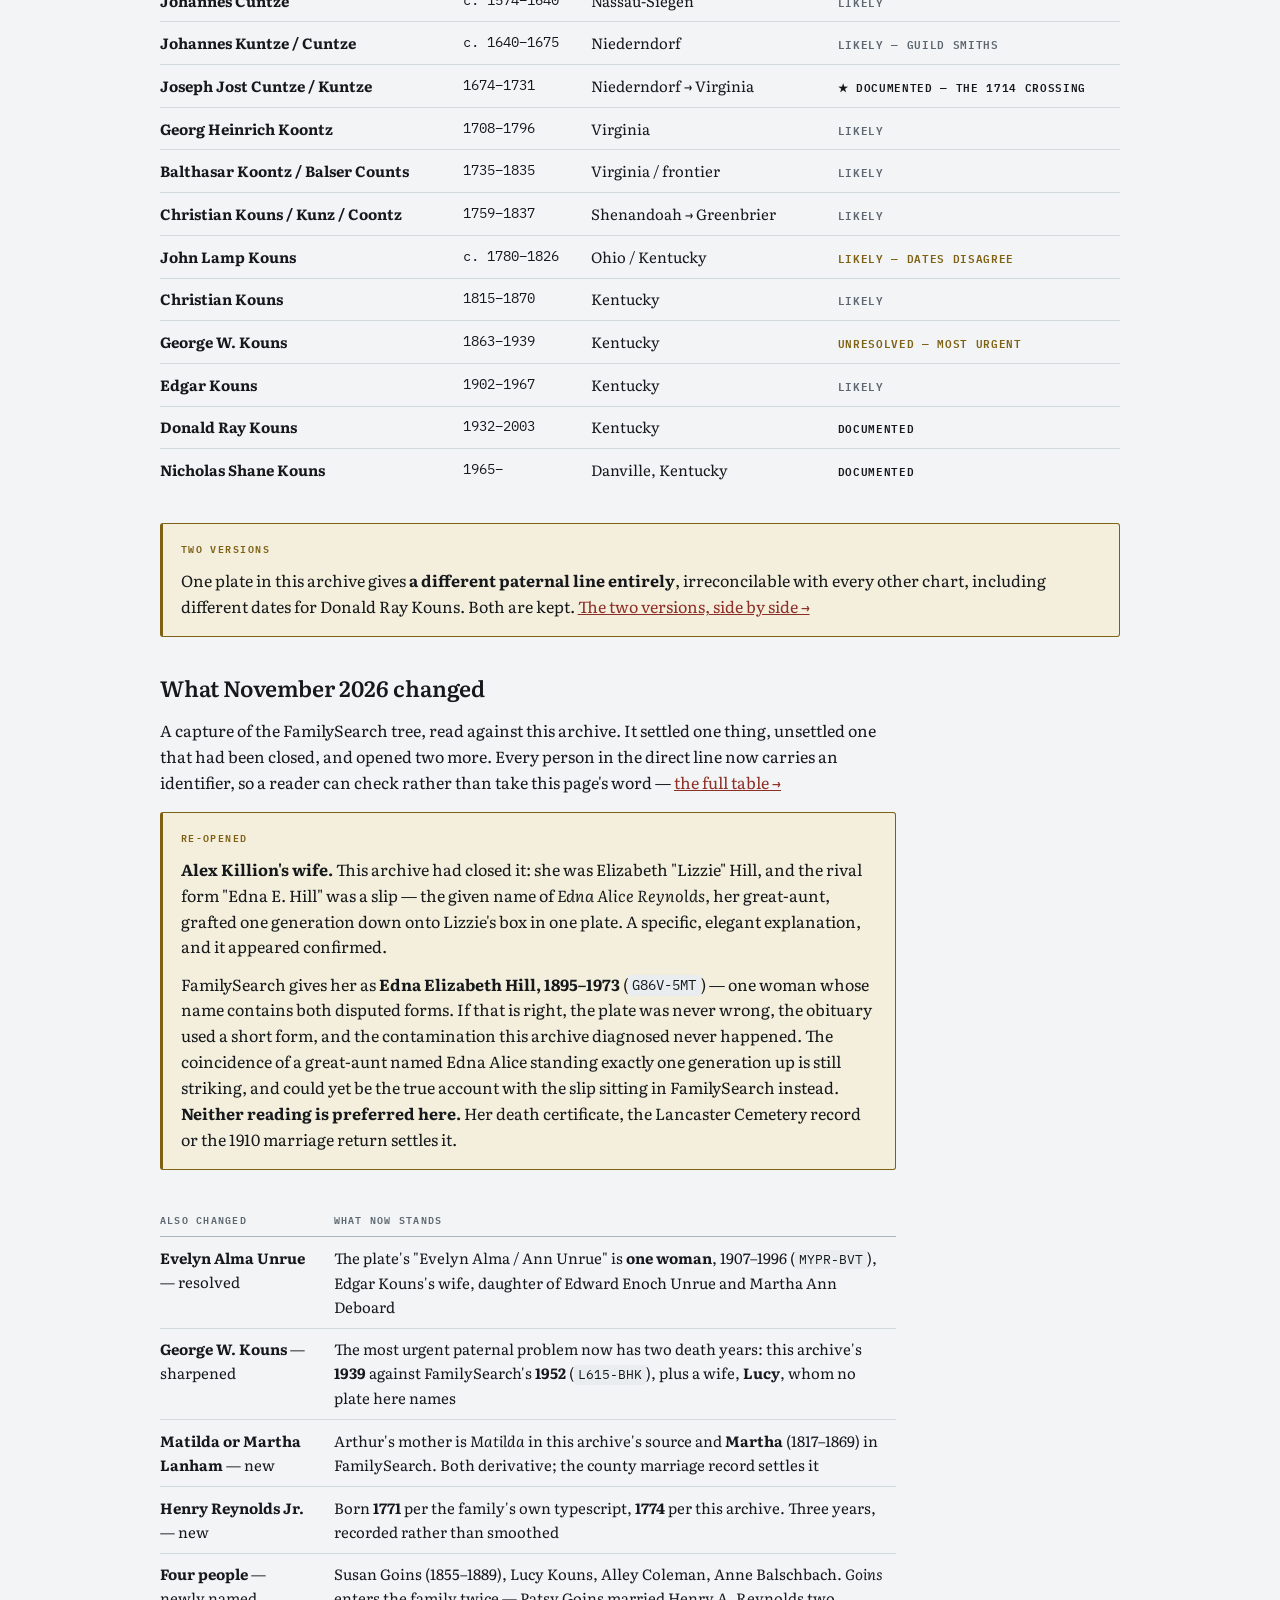
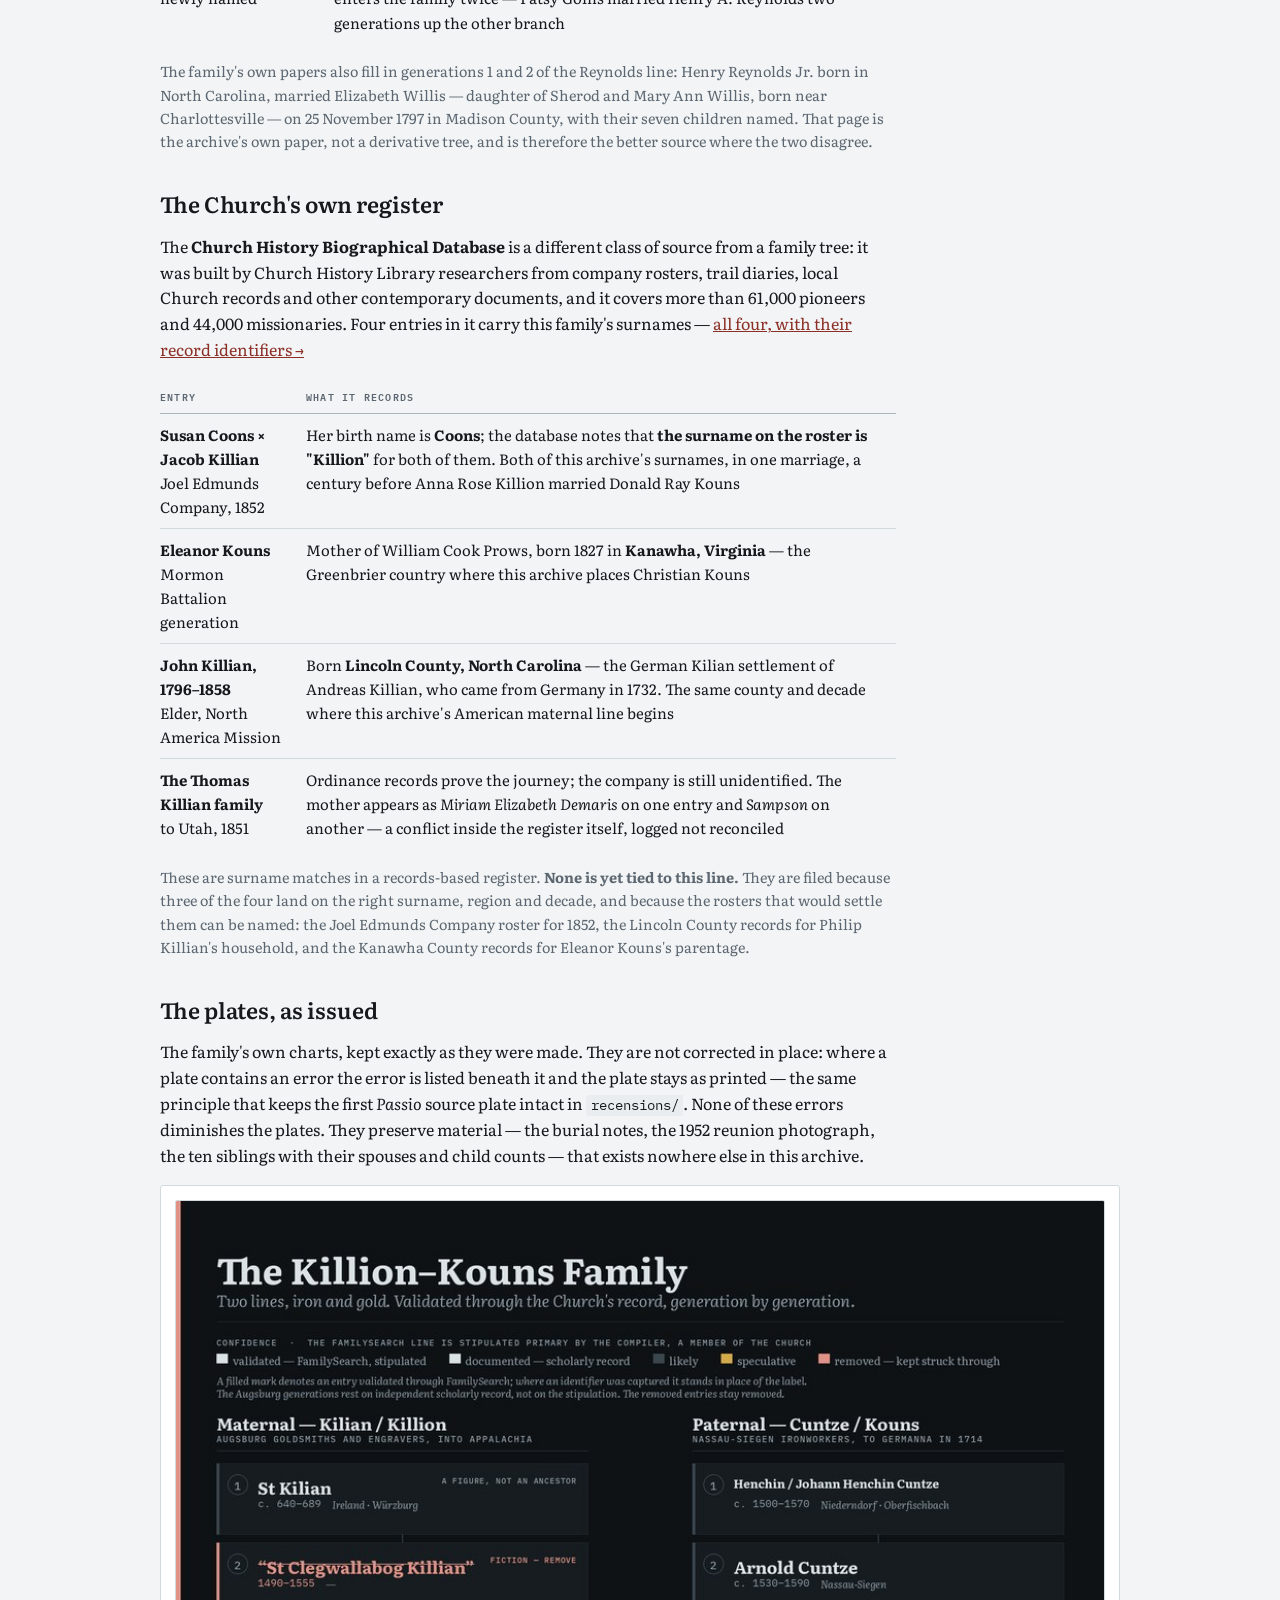
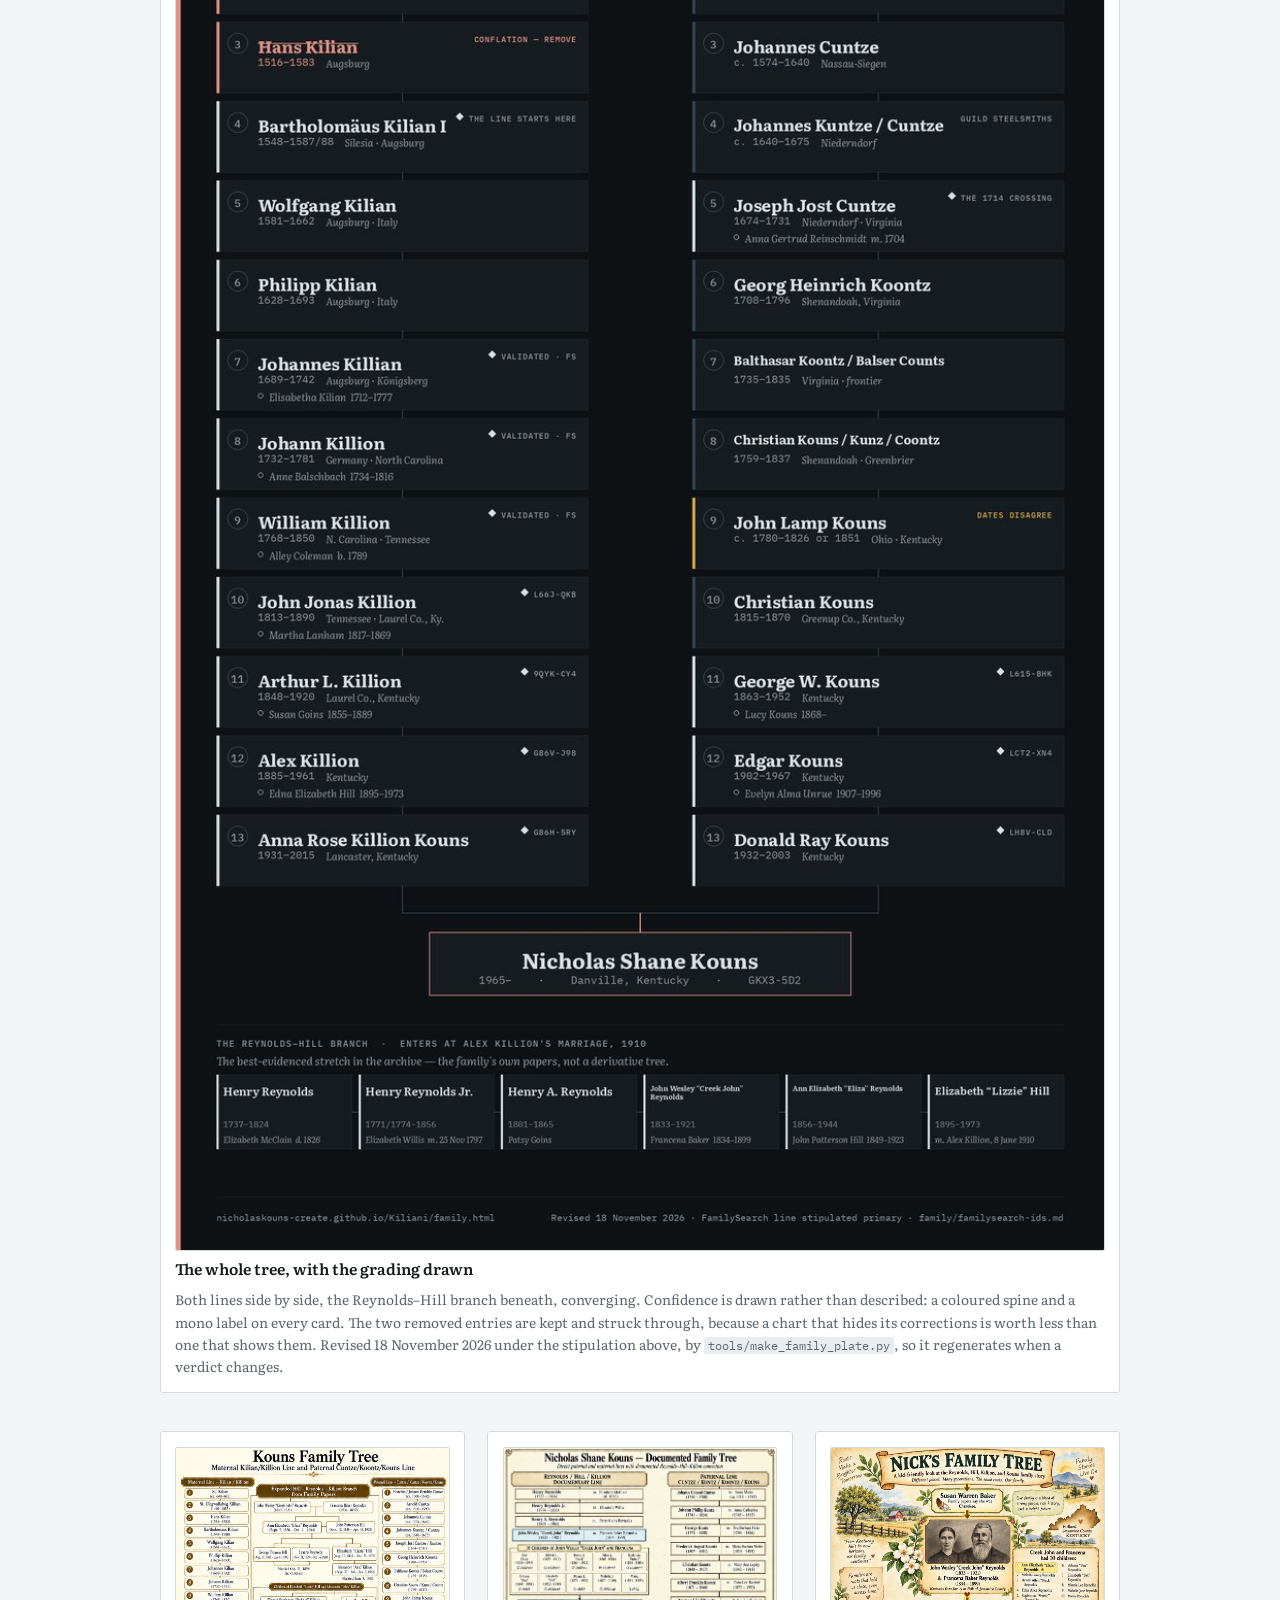
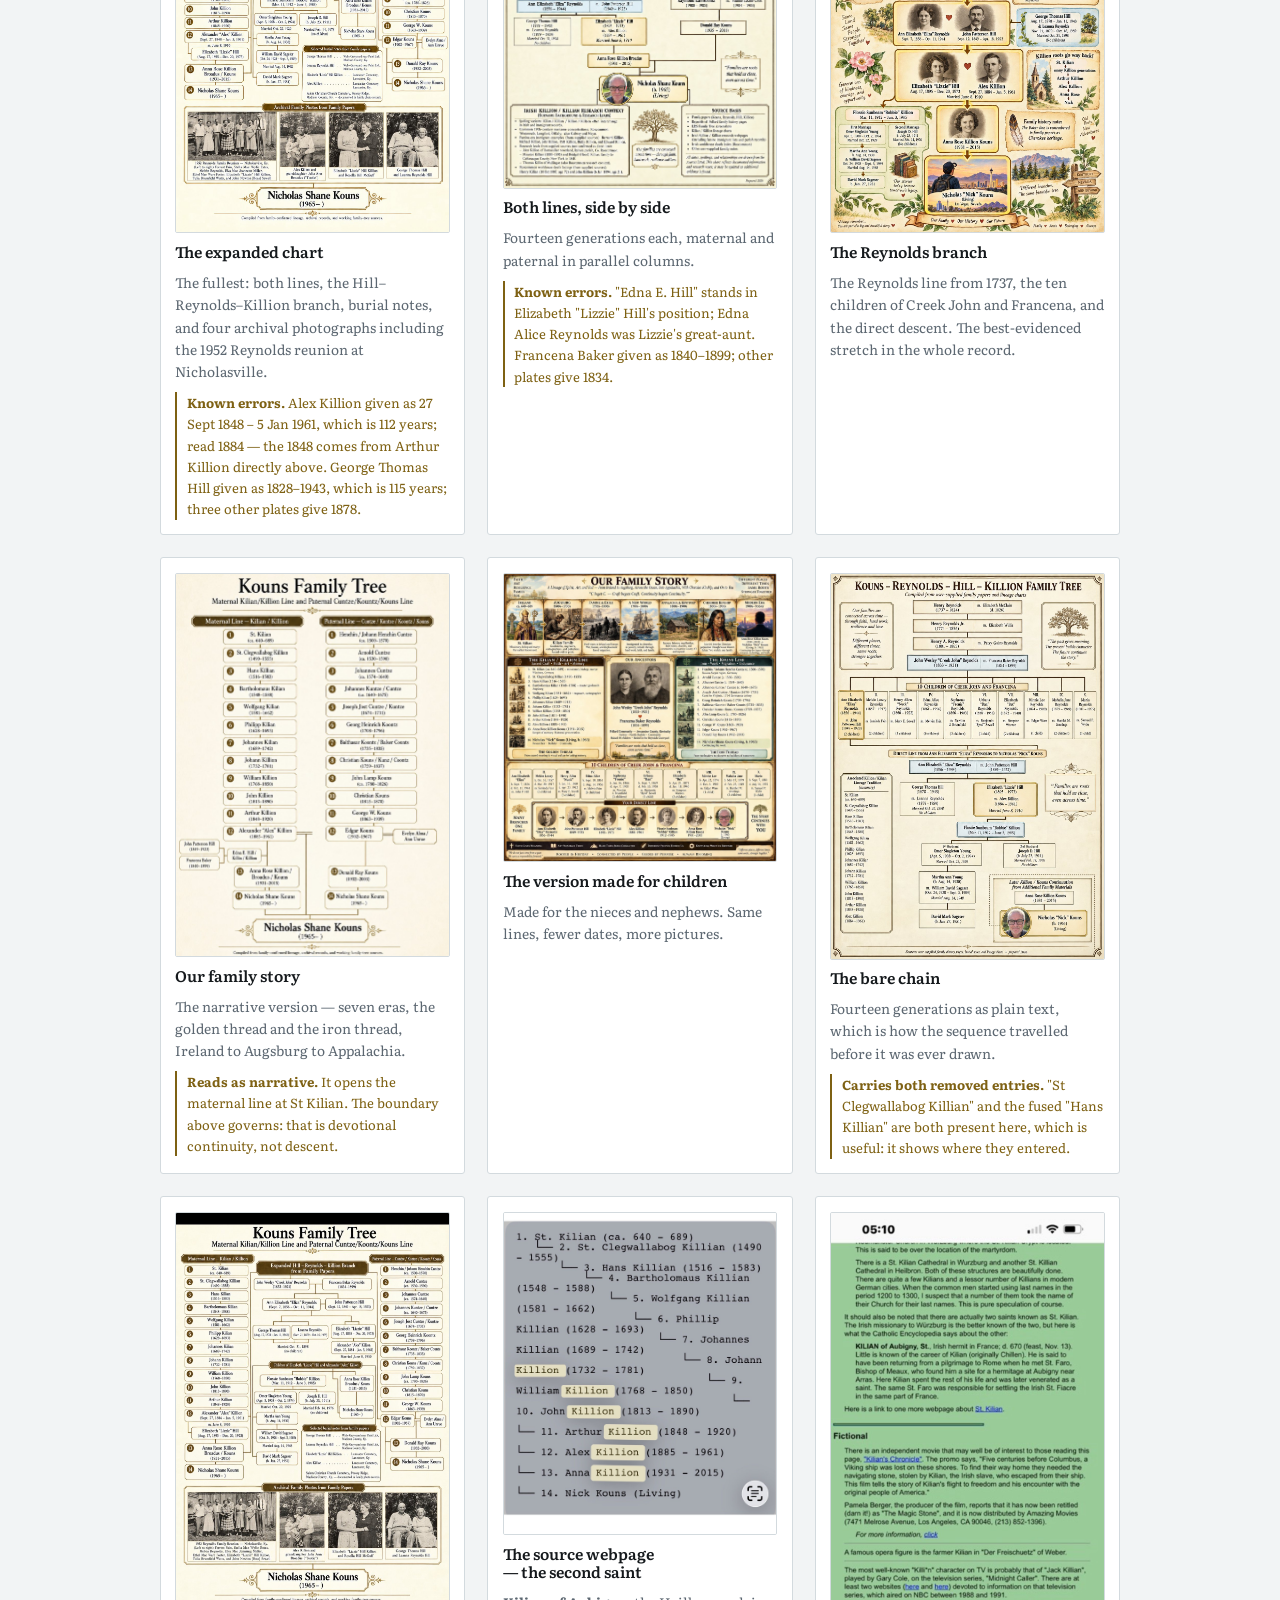
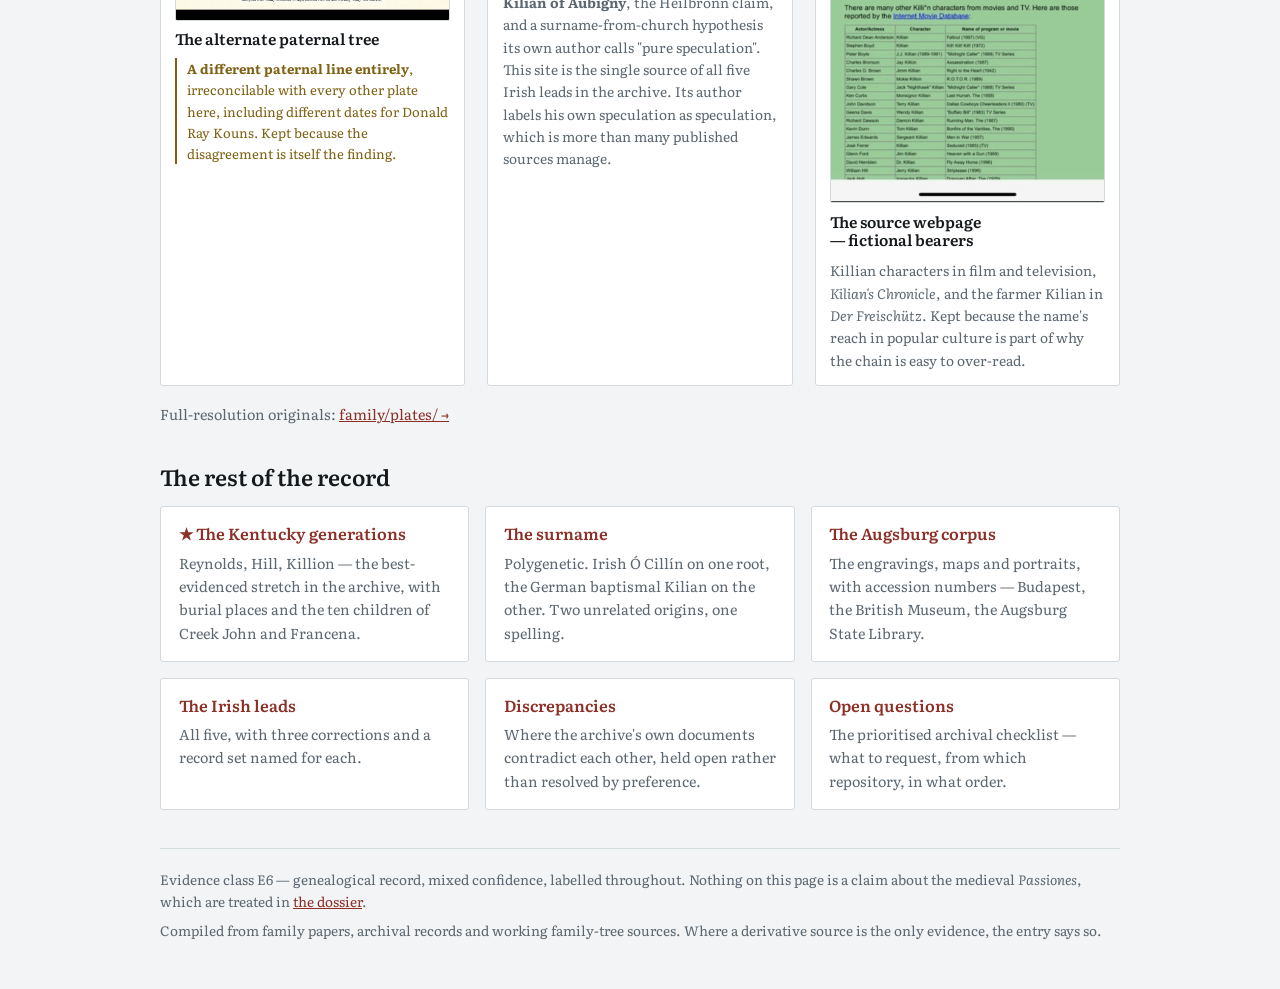
<file: docs/family.html>
<!doctype html>
<html lang="en"><head>
<meta charset="utf-8">
<meta name="viewport" content="width=device-width,initial-scale=1,viewport-fit=cover">
<link rel="stylesheet" href="https://fonts.googleapis.com/css2?family=Literata:ital,opsz,wght@0,7..72,400;0,7..72,600;0,7..72,700;1,7..72,400;1,7..72,600&family=IBM+Plex+Mono:ital,wght@0,400;0,500;0,600;1,400&display=swap">
<link rel="stylesheet" href="assets/kiliani.css">
<title>Two lines, iron and gold — the Killion–Kouns family archive</title>
<meta name="description" content="The maternal Kilian/Killion line and the paternal Cuntze/Kouns line, graded documented, likely or speculative, with the family's own plates kept as issued and their errors listed.">
<style>
  .plates{display:grid;grid-template-columns:repeat(auto-fit,minmax(17rem,1fr));gap:1.4rem}
  .plate{background:var(--surface);border:1px solid var(--rule);border-radius:3px;
    padding:.9rem;display:flex;flex-direction:column;gap:.6rem;min-width:0}
  .plate img{width:100%;height:auto;display:block;border:1px solid var(--rule);
    border-radius:2px;background:var(--sunk)}
  .plate h3{font-size:.96rem}
  .plate p{font-size:.86rem;color:var(--muted)}
  .plate .err{font-size:.82rem;color:var(--open);border-left:2px solid var(--open);
    padding-left:.6rem}
  .st{font-family:var(--mono);font-size:.7rem;font-weight:600;letter-spacing:.06em;
    white-space:nowrap}
  .st.doc{color:var(--ink)} .st.lik{color:var(--muted)}
  .st.spec{color:var(--open)} .st.no{color:var(--siglum)}
</style>

<meta property="og:type" content="website">
<meta property="og:site_name" content="Kiliani">
<meta property="og:url" content="https://nicholaskouns-create.github.io/Kiliani/family.html">
<meta property="og:title" content="Two lines, iron and gold — the Killion–Kouns family archive">
<meta property="og:description" content="The maternal Kilian/Killion line and the paternal Cuntze/Kouns line, graded documented, likely or speculative, with the family's own plates kept as issued and their errors listed.">
<meta property="og:image" content="https://nicholaskouns-create.github.io/Kiliani/assets/og/og-family.png">
<meta property="og:image:width" content="1200">
<meta property="og:image:height" content="630">
<meta property="og:image:alt" content="Two lines, iron and gold — the Killion–Kouns family archive">
<meta name="twitter:card" content="summary_large_image">
<meta name="twitter:image" content="https://nicholaskouns-create.github.io/Kiliani/assets/og/og-family.png">
</head><body>
<div class="wrap">
<nav class="site">
  <a class="brand" href="./">Kiliani</a>
  <a href="./">Overview</a>
  <a href="collation.html">Apparatus</a>
  <a href="witnesses.html">Witnesses</a>
  <a href="verification.html">Verification</a>
  <a href="family.html" aria-current="page">Family</a>
  <a href="https://github.com/nicholaskouns-create/Kiliani">Repository</a>
</nav>

<header class="col" style="display:flex;flex-direction:column;gap:1rem">
  <p class="lbl">Genealogical record · evidence class E6</p>
  <h1>Two lines, iron and gold</h1>
  <p style="font-size:1.1rem">Both real. Neither descends from a saint.</p>
  <p>The maternal Kilian / Killion line out of Augsburg, and the paternal Cuntze /
     Kuntze / Kouns line out of Nassau-Siegen. Every generation is graded, the
     family's own charts are kept exactly as they were issued, and the errors in
     them are listed rather than quietly repaired.</p>
</header>

<section class="col">
  <h2>The boundary, stated first</h2>
  <div class="caution">
    <p class="lbl">Boundary</p>
    <p><strong>No descent from Saint Kilian is claimed or claimable.</strong> No
       hagiographic source — not the <em>Passio minor</em>, not the <em>Passio
       maior</em>, not the Vatican manuscript, not any papal text — names a wife, a
       child, a sibling line or a hereditary estate for Kilian. He is presented
       throughout as a bishop and itinerant missionary among clerical companions.</p>
    <p>The shared name is real and it is not nothing. Killena, Chilianus, Kilian,
       Killian, Killion is a chain of <strong>onomastic and devotional
       continuity</strong>: a saint's name taken up, carried, altered by migration
       and spelling, and kept. That is a true thing about this family. It is not
       descent.</p>
    <p><strong>A modern plate cannot be its own primary evidence.</strong> The
       earlier lineage documents cited the plates themselves as the record of the
       sequence the plates asserted. That is circular, and naming it is the point of
       this section. An earlier plate made St Kilian generation 1 of a
       thirteen-generation maternal chain. That assertion is withdrawn; the plate is
       kept, dated, in
       <a href="https://github.com/nicholaskouns-create/Kiliani/tree/main/recensions">recensions/</a>.</p>
  </div>
</section>

<section class="col">
  <h2>What the evidence actually supports</h2>
  <p>Stated plainly, because it is stronger than the version that needed a saint.</p>
  <p><strong>The maternal line is a craft dynasty.</strong> The Augsburg Kilians were
     goldsmiths who became one of the best-documented engraving houses of early modern
     Europe. Bartholomäus Kilian the Elder, a goldsmith from Silesia, settled at
     Augsburg; after his death his widow Maria Pfeiffelmann married the Netherlandish
     engraver Dominicus Custos, and the Kilian sons Lucas and Wolfgang trained in that
     workshop. The line then runs through a century of portraiture, cartography,
     anatomical broadsheets, thesis plates and confessional print. Georg Christoph
     Kilian became the family's own chronicler; his manuscript <em>Kunst und
     Ehrengedächtnis des Kilian'schen Geschlechts</em> survives in the Staats- und
     Stadtbibliothek Augsburg. <strong>The family became an archive.</strong> This one
     did too.</p>
  <p><strong>The paternal line is an ironworking district.</strong> The Cuntze /
     Kuntze family of Niederndorf and Oberfischbach in Nassau-Siegen are traceable to
     around 1500 in a region economically defined by iron — Niederndorf had an
     ironworks by at least 1417, and Johannes Kuntze and all his sons belonged to the
     steelsmiths' and toolmakers' guild. Joseph Jost Cuntze received permission to
     emigrate on 31 July 1713 and proved in 1724 that he had arrived in April 1714,
     with the Germanna colony recruited for Governor Spotswood's Virginia iron
     enterprise.</p>
  <p><strong>Gold and iron are therefore not only metaphors.</strong> They name two
     real regional craft worlds. And the convergence is Appalachian, not medieval: the
     Killion branch moves into Tennessee and Kentucky, the Kouns branch through
     Virginia, Greenbrier, Ohio and north-eastern Kentucky, and the two lines meet in
     twentieth-century Kentucky.</p>
</section>

<section class="col">
  <h2>Source stipulation</h2>
  <div class="good">
    <p class="lbl">Declared by the compiler</p>
    <p><strong>Nicholas Shane Kouns is a member of The Church of Jesus Christ of
       Latter-day Saints, and stipulates the FamilySearch Family Tree as primary
       source for this family's line as it stands.</strong></p>
    <p>Where this archive's earlier working gradings disagree with it, the
       FamilySearch line governs. <strong>Edna Elizabeth Hill</strong> stands.
       <strong>Martha Lanham</strong> stands. <strong>George W. Kouns, 1863–1952</strong>
       stands. The Atlantic hinge is closed. Those entries are no longer live disputes;
       the earlier readings are kept as superseded notes rather than as open questions.</p>
    <p style="font-size:.92rem;color:var(--muted)">Scope. The stipulation covers the
       line FamilySearch records, which begins at Johannes Killian (1689–1742). The
       Augsburg generations above it — Bartholomäus, Wolfgang, Philipp — rest on
       independent scholarly record and are unaffected. The two removed entries stay
       removed, and the boundary on Saint Kilian is untouched: it was never a
       FamilySearch question.</p>
  </div>
</section>

<section class="col">
  <h2>Confidence labels</h2>
  <p>Used identically everywhere in this record.</p>
  <div class="scroll"><table>
    <thead><tr><th>Label</th><th>Meaning</th></tr></thead>
    <tbody>
      <tr><td><span class="st doc">DOCUMENTED</span></td><td>anchored in a primary record, or an authoritative museum, library or biographical reference</td></tr>
      <tr><td><span class="st lik">LIKELY</span></td><td>consistent derivative reconstruction; the underlying record has not been inspected</td></tr>
      <tr><td><span class="st spec">SPECULATIVE</span></td><td>uncorroborated, or in tension with stronger evidence</td></tr>
      <tr><td><span class="st no">REMOVE</span></td><td>fiction, or two people fused into one; kept on this page only so the correction is visible</td></tr>
    </tbody>
  </table></div>
</section>

<section>
  <h2>The maternal line — Kilian / Killion</h2>
  <div class="scroll"><table>
    <thead><tr><th>Person as printed</th><th>Dates</th><th>Place</th><th>Status</th></tr></thead>
    <tbody>
      <tr><td><strong>St Kilian</strong> (Ceallach)</td><td class="num">c. 640–689</td><td>Ireland / Würzburg</td><td><span class="st doc">A FIGURE, NOT AN ANCESTOR</span></td></tr>
      <tr><td><em>"St Clegwallabog Killian"</em></td><td class="num">1490–1555</td><td>—</td><td><span class="st no">FICTION — REMOVE</span></td></tr>
      <tr><td><strong>Hans Kilian</strong></td><td class="num">1516–1583</td><td>Augsburg</td><td><span class="st no">CONFLATION — REMOVE</span></td></tr>
      <tr><td><strong>Bartholomäus Kilian I</strong></td><td class="num">1548–1587/88</td><td>Silesia → Augsburg</td><td><span class="st doc">★ DOCUMENTED — THE LINE STARTS HERE</span></td></tr>
      <tr><td><strong>Wolfgang Kilian</strong></td><td class="num">1581–1662</td><td>Augsburg / Italy</td><td><span class="st doc">DOCUMENTED</span></td></tr>
      <tr><td><strong>Philipp Kilian</strong></td><td class="num">1628–1693</td><td>Augsburg / Italy</td><td><span class="st doc">DOCUMENTED</span></td></tr>
      <tr><td><strong>Johannes Jacob Balthasar Kilian</strong></td><td class="num">1689–1742</td><td>Augsburg / Königsberg</td><td><span class="st spec">SPECULATIVE / UNRESOLVED</span></td></tr>
      <tr><td><strong>Johann / Andreas Killion</strong></td><td class="num">1732–1781</td><td>Germany → North Carolina</td><td><span class="st spec">UNRESOLVED — THE ATLANTIC HINGE</span></td></tr>
      <tr><td><strong>William Killion</strong></td><td class="num">1768–1850</td><td>North Carolina → Tennessee</td><td><span class="st lik">LIKELY</span></td></tr>
      <tr><td><strong>John J. Killion</strong></td><td class="num">1813–1890</td><td>Tennessee → Laurel Co., Ky.</td><td><span class="st lik">LIKELY</span></td></tr>
      <tr><td><strong>Arthur L. Killion</strong></td><td class="num">1848–1920</td><td>Laurel Co., Kentucky</td><td><span class="st spec">LIKELY → SPECULATIVE</span></td></tr>
      <tr><td><strong>Alexander / Alex J. Killion</strong></td><td class="num">1885–1961</td><td>Kentucky</td><td><span class="st lik">LIKELY</span></td></tr>
      <tr><td><strong>Anna Rose Killion Kouns</strong></td><td class="num">1931–2015</td><td>Kentucky</td><td><span class="st doc">DOCUMENTED</span></td></tr>
      <tr><td><strong>Nicholas Shane Kouns</strong></td><td class="num">1965–</td><td>Danville, Kentucky</td><td><span class="st doc">DOCUMENTED</span></td></tr>
    </tbody>
  </table></div>
  <p class="col" style="font-size:.9rem;color:var(--muted)">The transatlantic hinge is
     the weakest documented point in the American stretch, and it is named as such
     rather than bridged.
     <a href="https://github.com/nicholaskouns-create/Kiliani/blob/main/family/maternal-killion-line.md">Generation
     by generation, with every verdict and its reasoning →</a></p>
</section>

<section>
  <h2>The paternal line — Cuntze / Kuntze / Koontz / Kouns</h2>
  <div class="scroll"><table>
    <thead><tr><th>Person as printed</th><th>Dates</th><th>Place</th><th>Status</th></tr></thead>
    <tbody>
      <tr><td><strong>Henchin / Johann Henchin Cuntze</strong></td><td class="num">c. 1500–1570</td><td>Niederndorf / Oberfischbach</td><td><span class="st lik">LIKELY</span></td></tr>
      <tr><td><strong>Arnold Cuntze</strong></td><td class="num">c. 1530–1590</td><td>Nassau-Siegen</td><td><span class="st lik">LIKELY</span></td></tr>
      <tr><td><strong>Johannes Cuntze</strong></td><td class="num">c. 1574–1640</td><td>Nassau-Siegen</td><td><span class="st lik">LIKELY</span></td></tr>
      <tr><td><strong>Johannes Kuntze / Cuntze</strong></td><td class="num">c. 1640–1675</td><td>Niederndorf</td><td><span class="st lik">LIKELY — GUILD SMITHS</span></td></tr>
      <tr><td><strong>Joseph Jost Cuntze / Kuntze</strong></td><td class="num">1674–1731</td><td>Niederndorf → Virginia</td><td><span class="st doc">★ DOCUMENTED — THE 1714 CROSSING</span></td></tr>
      <tr><td><strong>Georg Heinrich Koontz</strong></td><td class="num">1708–1796</td><td>Virginia</td><td><span class="st lik">LIKELY</span></td></tr>
      <tr><td><strong>Balthasar Koontz / Balser Counts</strong></td><td class="num">1735–1835</td><td>Virginia / frontier</td><td><span class="st lik">LIKELY</span></td></tr>
      <tr><td><strong>Christian Kouns / Kunz / Coontz</strong></td><td class="num">1759–1837</td><td>Shenandoah → Greenbrier</td><td><span class="st lik">LIKELY</span></td></tr>
      <tr><td><strong>John Lamp Kouns</strong></td><td class="num">c. 1780–1826</td><td>Ohio / Kentucky</td><td><span class="st spec">LIKELY — DATES DISAGREE</span></td></tr>
      <tr><td><strong>Christian Kouns</strong></td><td class="num">1815–1870</td><td>Kentucky</td><td><span class="st lik">LIKELY</span></td></tr>
      <tr><td><strong>George W. Kouns</strong></td><td class="num">1863–1939</td><td>Kentucky</td><td><span class="st spec">UNRESOLVED — MOST URGENT</span></td></tr>
      <tr><td><strong>Edgar Kouns</strong></td><td class="num">1902–1967</td><td>Kentucky</td><td><span class="st lik">LIKELY</span></td></tr>
      <tr><td><strong>Donald Ray Kouns</strong></td><td class="num">1932–2003</td><td>Kentucky</td><td><span class="st doc">DOCUMENTED</span></td></tr>
      <tr><td><strong>Nicholas Shane Kouns</strong></td><td class="num">1965–</td><td>Danville, Kentucky</td><td><span class="st doc">DOCUMENTED</span></td></tr>
    </tbody>
  </table></div>
  <div class="caution" style="margin-top:1rem">
    <p class="lbl">Two versions</p>
    <p>One plate in this archive gives <strong>a different paternal line
       entirely</strong>, irreconcilable with every other chart, including different
       dates for Donald Ray Kouns. Both are kept.
       <a href="https://github.com/nicholaskouns-create/Kiliani/blob/main/family/paternal-kouns-line.md">The
       two versions, side by side →</a></p>
  </div>
</section>

<section class="col">
  <h2>What November 2026 changed</h2>
  <p>A capture of the FamilySearch tree, read against this archive. It settled one
     thing, unsettled one that had been closed, and opened two more. Every person in
     the direct line now carries an identifier, so a reader can check rather than take
     this page's word —
     <a href="https://github.com/nicholaskouns-create/Kiliani/blob/main/family/familysearch-ids.md">the
     full table →</a></p>

  <div class="caution">
    <p class="lbl">Re-opened</p>
    <p><strong>Alex Killion's wife.</strong> This archive had closed it: she was
       Elizabeth "Lizzie" Hill, and the rival form "Edna E. Hill" was a slip — the given
       name of <em>Edna Alice Reynolds</em>, her great-aunt, grafted one generation down
       onto Lizzie's box in one plate. A specific, elegant explanation, and it appeared
       confirmed.</p>
    <p>FamilySearch gives her as <strong>Edna Elizabeth Hill, 1895–1973</strong>
       (<code>G86V-5MT</code>) — one woman whose name contains both disputed forms. If
       that is right, the plate was never wrong, the obituary used a short form, and the
       contamination this archive diagnosed never happened. The coincidence of a
       great-aunt named Edna Alice standing exactly one generation up is still striking,
       and could yet be the true account with the slip sitting in FamilySearch instead.
       <strong>Neither reading is preferred here.</strong> Her death certificate, the
       Lancaster Cemetery record or the 1910 marriage return settles it.</p>
  </div>

  <div class="scroll" style="margin-top:1rem"><table>
    <thead><tr><th>Also changed</th><th>What now stands</th></tr></thead>
    <tbody>
      <tr><td><strong>Evelyn Alma Unrue</strong> — resolved</td><td>The plate's "Evelyn Alma / Ann Unrue" is <strong>one woman</strong>, 1907–1996 (<code>MYPR-BVT</code>), Edgar Kouns's wife, daughter of Edward Enoch Unrue and Martha Ann Deboard</td></tr>
      <tr><td><strong>George W. Kouns</strong> — sharpened</td><td>The most urgent paternal problem now has two death years: this archive's <strong>1939</strong> against FamilySearch's <strong>1952</strong> (<code>L615-BHK</code>), plus a wife, <strong>Lucy</strong>, whom no plate here names</td></tr>
      <tr><td><strong>Matilda or Martha Lanham</strong> — new</td><td>Arthur's mother is <em>Matilda</em> in this archive's source and <strong>Martha</strong> (1817–1869) in FamilySearch. Both derivative; the county marriage record settles it</td></tr>
      <tr><td><strong>Henry Reynolds Jr.</strong> — new</td><td>Born <strong>1771</strong> per the family's own typescript, <strong>1774</strong> per this archive. Three years, recorded rather than smoothed</td></tr>
      <tr><td><strong>Four people</strong> — newly named</td><td>Susan Goins (1855–1889), Lucy Kouns, Alley Coleman, Anne Balschbach. <em>Goins</em> enters the family twice — Patsy Goins married Henry A. Reynolds two generations up the other branch</td></tr>
    </tbody>
  </table></div>

  <p style="font-size:.9rem;color:var(--muted)">The family's own papers also fill in
     generations 1 and 2 of the Reynolds line: Henry Reynolds Jr. born in North Carolina,
     married Elizabeth Willis — daughter of Sherod and Mary Ann Willis, born near
     Charlottesville — on 25 November 1797 in Madison County, with their seven children
     named. That page is the archive's own paper, not a derivative tree, and is therefore
     the better source where the two disagree.</p>
</section>

<section class="col">
  <h2>The Church's own register</h2>
  <p>The <strong>Church History Biographical Database</strong> is a different class of
     source from a family tree: it was built by Church History Library researchers from
     company rosters, trail diaries, local Church records and other contemporary
     documents, and it covers more than 61,000 pioneers and 44,000 missionaries. Four
     entries in it carry this family's surnames —
     <a href="https://github.com/nicholaskouns-create/Kiliani/blob/main/family/lds-church-history.md">all
     four, with their record identifiers →</a></p>
  <div class="scroll"><table>
    <thead><tr><th>Entry</th><th>What it records</th></tr></thead>
    <tbody>
      <tr><td><strong>Susan Coons × Jacob Killian</strong><br>Joel Edmunds Company, 1852</td><td>Her birth name is <strong>Coons</strong>; the database notes that <strong>the surname on the roster is "Killion"</strong> for both of them. Both of this archive's surnames, in one marriage, a century before Anna Rose Killion married Donald Ray Kouns</td></tr>
      <tr><td><strong>Eleanor Kouns</strong><br>Mormon Battalion generation</td><td>Mother of William Cook Prows, born 1827 in <strong>Kanawha, Virginia</strong> — the Greenbrier country where this archive places Christian Kouns</td></tr>
      <tr><td><strong>John Killian, 1796–1858</strong><br>Elder, North America Mission</td><td>Born <strong>Lincoln County, North Carolina</strong> — the German Kilian settlement of Andreas Killian, who came from Germany in 1732. The same county and decade where this archive's American maternal line begins</td></tr>
      <tr><td><strong>The Thomas Killian family</strong><br>to Utah, 1851</td><td>Ordinance records prove the journey; the company is still unidentified. The mother appears as <em>Miriam Elizabeth Demaris</em> on one entry and <em>Sampson</em> on another — a conflict inside the register itself, logged not reconciled</td></tr>
    </tbody>
  </table></div>
  <p class="col" style="font-size:.9rem;color:var(--muted)">These are surname matches
     in a records-based register. <strong>None is yet tied to this line.</strong> They
     are filed because three of the four land on the right surname, region and decade,
     and because the rosters that would settle them can be named: the Joel Edmunds
     Company roster for 1852, the Lincoln County records for Philip Killian's household,
     and the Kanawha County records for Eleanor Kouns's parentage.</p>
</section>

<section>
  <h2>The plates, as issued</h2>
  <p class="col">The family's own charts, kept exactly as they were made. They are not
     corrected in place: where a plate contains an error the error is listed beneath
     it and the plate stays as printed — the same principle that keeps the first
     <em>Passio</em> source plate intact in <code>recensions/</code>. None of these
     errors diminishes the plates. They preserve material — the burial notes, the 1952
     reunion photograph, the ten siblings with their spouses and child counts — that
     exists nowhere else in this archive.</p>

  <div class="plate" style="margin-bottom:1.4rem">
    <a href="assets/family/killion-kouns-full-tree.jpg"><img src="assets/family/killion-kouns-full-tree.jpg" alt="The full Killion-Kouns family tree: both lines, thirteen generations each, with every entry graded and the removed entries struck through"></a>
    <h3>The whole tree, with the grading drawn</h3>
    <p>Both lines side by side, the Reynolds–Hill branch beneath, converging. Confidence
       is drawn rather than described: a coloured spine and a mono label on every card.
       The two removed entries are kept and struck through, because a chart that hides
       its corrections is worth less than one that shows them. Revised 18 November 2026 under the stipulation above, by
       <code>tools/make_family_plate.py</code>, so it regenerates when a verdict changes.</p>
  </div>

  <div class="plates">
    <div class="plate">
      <a href="assets/family/kouns-family-tree-expanded.jpg"><img src="assets/family/kouns-family-tree-expanded.jpg" alt="The expanded Kouns family tree, with both lines, the Hill–Reynolds–Killion branch, burial notes and four archival photographs"></a>
      <h3>The expanded chart</h3>
      <p>The fullest: both lines, the Hill–Reynolds–Killion branch, burial notes, and four archival photographs including the 1952 Reynolds reunion at Nicholasville.</p>
      <p class="err"><strong>Known errors.</strong> Alex Killion given as 27 Sept 1848 – 5 Jan 1961, which is 112 years; read 1884 — the 1848 comes from Arthur Killion directly above. George Thomas Hill given as 1828–1943, which is 115 years; three other plates give 1878.</p>
    </div>

    <div class="plate">
      <a href="assets/family/kouns-family-tree-two-column.jpg"><img src="assets/family/kouns-family-tree-two-column.jpg" alt="Both family lines side by side, fourteen generations each"></a>
      <h3>Both lines, side by side</h3>
      <p>Fourteen generations each, maternal and paternal in parallel columns.</p>
      <p class="err"><strong>Known errors.</strong> "Edna E. Hill" stands in Elizabeth "Lizzie" Hill's position; Edna Alice Reynolds was Lizzie's great-aunt. Francena Baker given as 1840–1899; other plates give 1834.</p>
    </div>

    <div class="plate">
      <a href="assets/family/kouns-reynolds-hill-killion-tree.jpg"><img src="assets/family/kouns-reynolds-hill-killion-tree.jpg" alt="The Reynolds line from 1737, the ten children, and the direct descent"></a>
      <h3>The Reynolds branch</h3>
      <p>The Reynolds line from 1737, the ten children of Creek John and Francena, and the direct descent. The best-evidenced stretch in the whole record.</p>
    </div>

    <div class="plate">
      <a href="assets/family/our-family-story.jpg"><img src="assets/family/our-family-story.jpg" alt="The narrative version of the family story in seven eras"></a>
      <h3>Our family story</h3>
      <p>The narrative version — seven eras, the golden thread and the iron thread, Ireland to Augsburg to Appalachia.</p>
      <p class="err"><strong>Reads as narrative.</strong> It opens the maternal line at St Kilian. The boundary above governs: that is devotional continuity, not descent.</p>
    </div>

    <div class="plate">
      <a href="assets/family/nicks-family-tree-kid-friendly.jpg"><img src="assets/family/nicks-family-tree-kid-friendly.jpg" alt="The version of the family tree made for children"></a>
      <h3>The version made for children</h3>
      <p>Made for the nieces and nephews. Same lines, fewer dates, more pictures.</p>
    </div>

    <div class="plate">
      <a href="assets/family/killion-lineage-text-chain.jpg"><img src="assets/family/killion-lineage-text-chain.jpg" alt="The bare fourteen-generation Killion chain set as text"></a>
      <h3>The bare chain</h3>
      <p>Fourteen generations as plain text, which is how the sequence travelled before it was ever drawn.</p>
      <p class="err"><strong>Carries both removed entries.</strong> "St Clegwallabog Killian" and the fused "Hans Killian" are both present here, which is useful: it shows where they entered.</p>
    </div>

    <div class="plate">
      <a href="assets/family/documented-family-tree-alternate-paternal.jpg"><img src="assets/family/documented-family-tree-alternate-paternal.jpg" alt="A chart giving a different paternal line entirely"></a>
      <h3>The alternate paternal tree</h3>
      <p class="err"><strong>A different paternal line entirely</strong>, irreconcilable with every other plate here, including different dates for Donald Ray Kouns. Kept because the disagreement is itself the finding.</p>
    </div>

    <div class="plate">
      <a href="assets/family/kilian-webpage-second-saint.jpg"><img src="assets/family/kilian-webpage-second-saint.jpg" alt="A page from the amateur Killion genealogy site discussing a second Saint Kilian"></a>
      <h3>The source webpage — the second saint</h3>
      <p><strong>Kilian of Aubigny</strong>, the Heilbronn claim, and a surname-from-church hypothesis its own author calls "pure speculation". This site is the single source of all five Irish leads in the archive. Its author labels his own speculation as speculation, which is more than many published sources manage.</p>
    </div>

    <div class="plate">
      <a href="assets/family/kilian-webpage-fictional-bearers.jpg"><img src="assets/family/kilian-webpage-fictional-bearers.jpg" alt="A page from the same site listing fictional bearers of the Killian name"></a>
      <h3>The source webpage — fictional bearers</h3>
      <p>Killian characters in film and television, <em>Kilian's Chronicle</em>, and the farmer Kilian in <em>Der Freischütz</em>. Kept because the name's reach in popular culture is part of why the chain is easy to over-read.</p>
    </div>
  </div>
  <p class="col" style="font-size:.9rem;color:var(--muted)">Full-resolution originals:
     <a href="https://github.com/nicholaskouns-create/Kiliani/tree/main/family/plates">family/plates/ →</a></p>
</section>

<section>
  <h2>The rest of the record</h2>
  <div class="cards">
    <a class="card" href="https://github.com/nicholaskouns-create/Kiliani/blob/main/family/reynolds-hill-branch.md">
      <h3>★ The Kentucky generations</h3>
      <p>Reynolds, Hill, Killion — the best-evidenced stretch in the archive, with burial places and the ten children of Creek John and Francena.</p>
    </a>
    <a class="card" href="https://github.com/nicholaskouns-create/Kiliani/blob/main/family/surname.md">
      <h3>The surname</h3>
      <p>Polygenetic. Irish Ó Cillín on one root, the German baptismal Kilian on the other. Two unrelated origins, one spelling.</p>
    </a>
    <a class="card" href="https://github.com/nicholaskouns-create/Kiliani/blob/main/family/augsburg-artistic-corpus.md">
      <h3>The Augsburg corpus</h3>
      <p>The engravings, maps and portraits, with accession numbers — Budapest, the British Museum, the Augsburg State Library.</p>
    </a>
    <a class="card" href="https://github.com/nicholaskouns-create/Kiliani/blob/main/family/irish-leads.md">
      <h3>The Irish leads</h3>
      <p>All five, with three corrections and a record set named for each.</p>
    </a>
    <a class="card" href="https://github.com/nicholaskouns-create/Kiliani/blob/main/family/discrepancies.md">
      <h3>Discrepancies</h3>
      <p>Where the archive's own documents contradict each other, held open rather than resolved by preference.</p>
    </a>
    <a class="card" href="https://github.com/nicholaskouns-create/Kiliani/blob/main/family/open-questions.md">
      <h3>Open questions</h3>
      <p>The prioritised archival checklist — what to request, from which repository, in what order.</p>
    </a>
  </div>
</section>

<footer>
  <p>Evidence class E6 — genealogical record, mixed confidence, labelled throughout.
     Nothing on this page is a claim about the medieval <em>Passiones</em>, which are
     treated in <a href="./">the dossier</a>.</p>
  <p>Compiled from family papers, archival records and working family-tree sources.
     Where a derivative source is the only evidence, the entry says so.</p>
</footer>
</div>
<!-- KKP-GRID-DOOR-1 · doorway to Grid, the live U.S. power-grid monitor (Identity/tools/grid/install_door.py) -->
<a id="kkp-grid-door" href="https://nicholaskouns-create.github.io/Identity/grid/" title="Grid · live U.S. power-grid monitor with a certified spectral auditor" aria-label="Open Grid, the live U.S. power-grid monitor" style="position:fixed;left:12px;bottom:12px;z-index:2147483000;display:inline-flex;align-items:center;gap:7px;padding:7px 11px;border-radius:999px;background:rgba(9,11,13,.86);border:1px solid rgba(110,223,212,.38);color:#6edfd4;font:600 10px/1 ui-monospace,SFMono-Regular,Menlo,Consolas,monospace;letter-spacing:.16em;text-decoration:none;-webkit-backdrop-filter:blur(8px);backdrop-filter:blur(8px);box-shadow:0 6px 24px rgba(0,0,0,.35)">GRID</a>
<script src="https://nicholaskouns-create.github.io/Identity/grid/door.js" defer></script>
<!-- /KKP-GRID-DOOR-1 -->
</body></html>
</file>
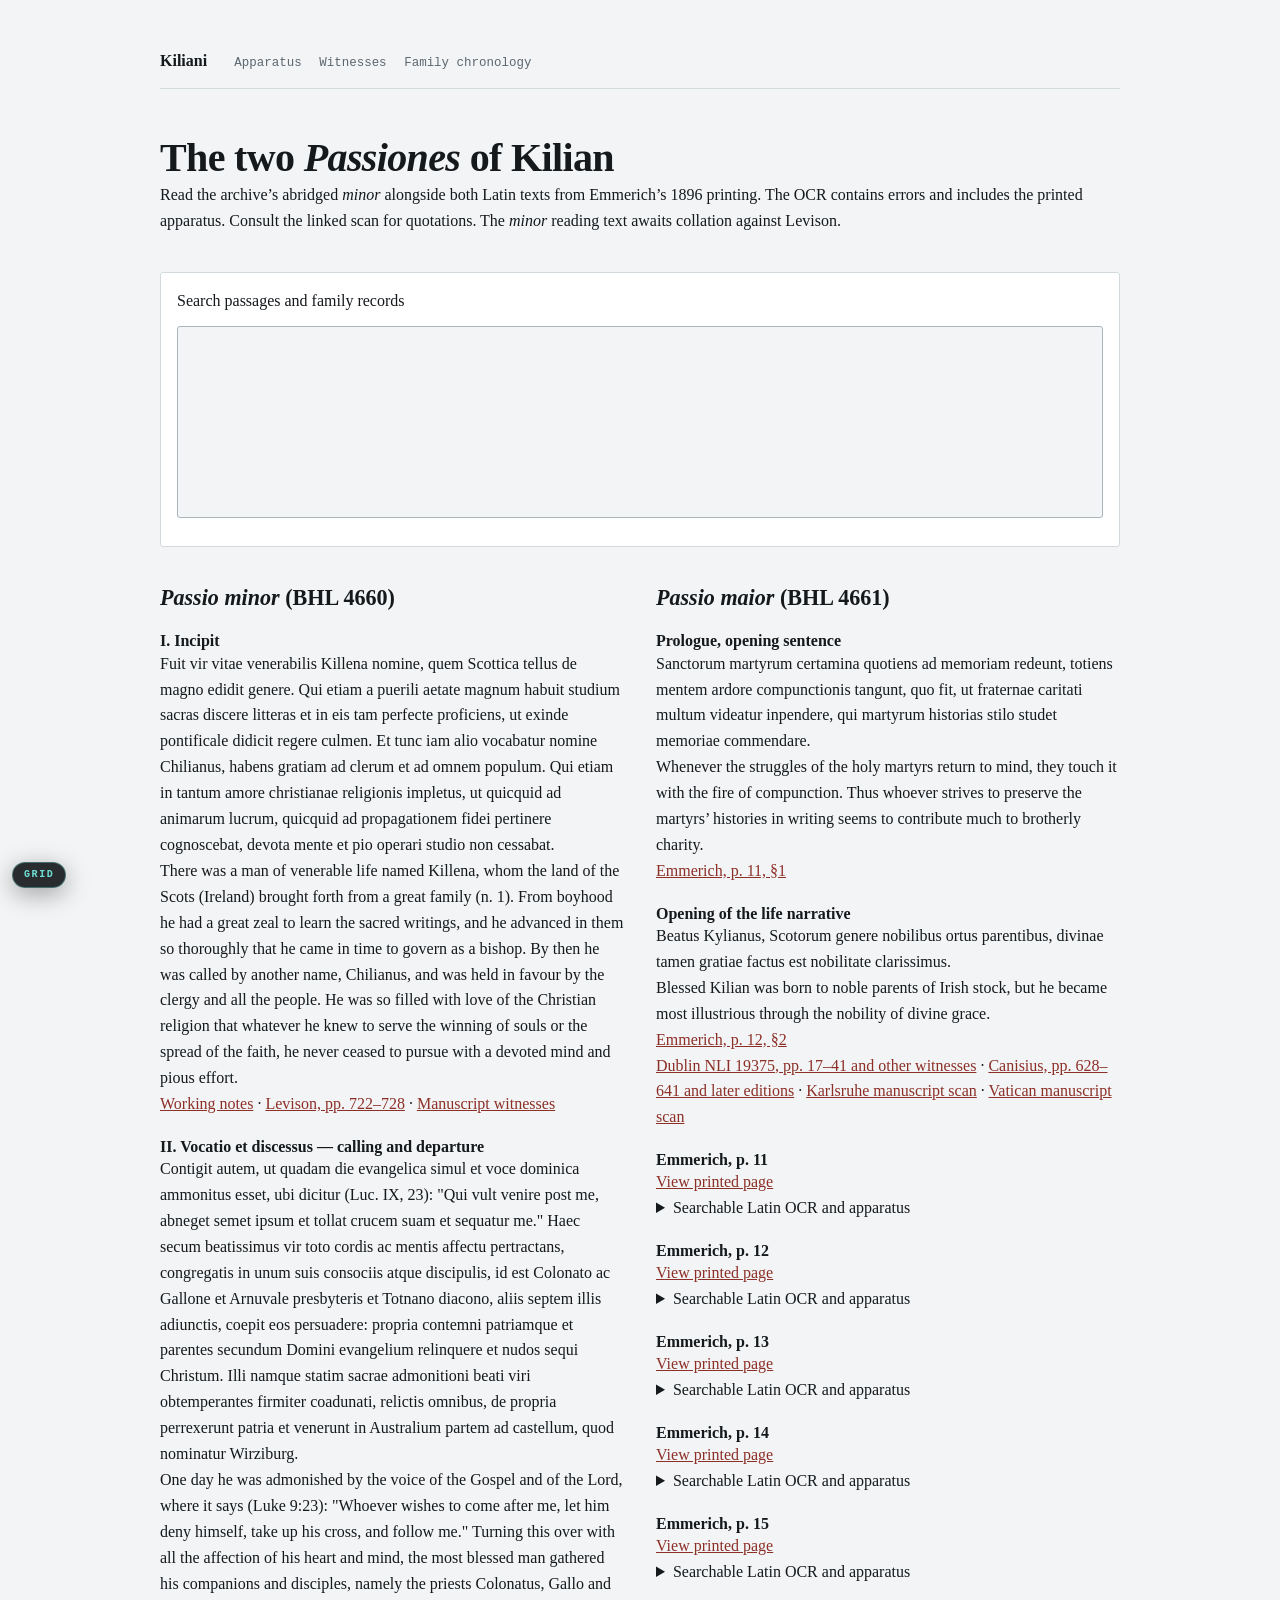
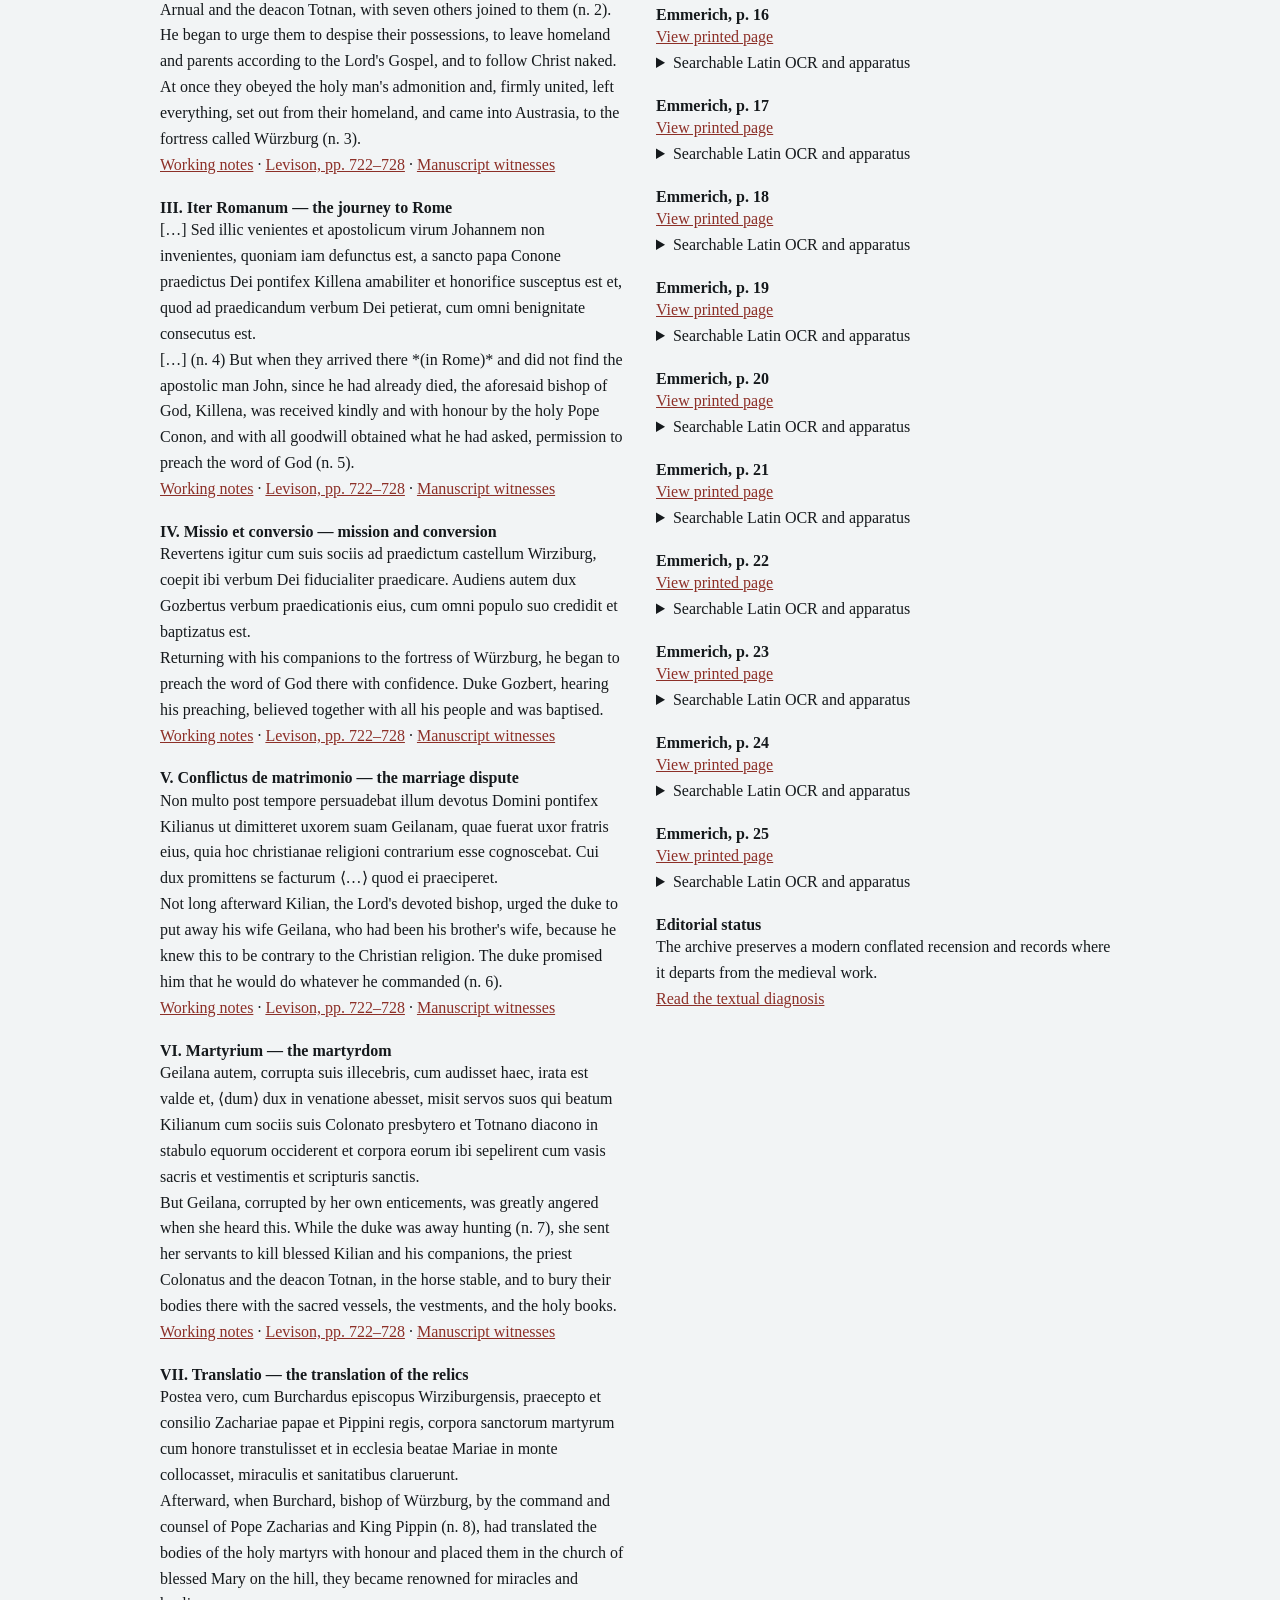
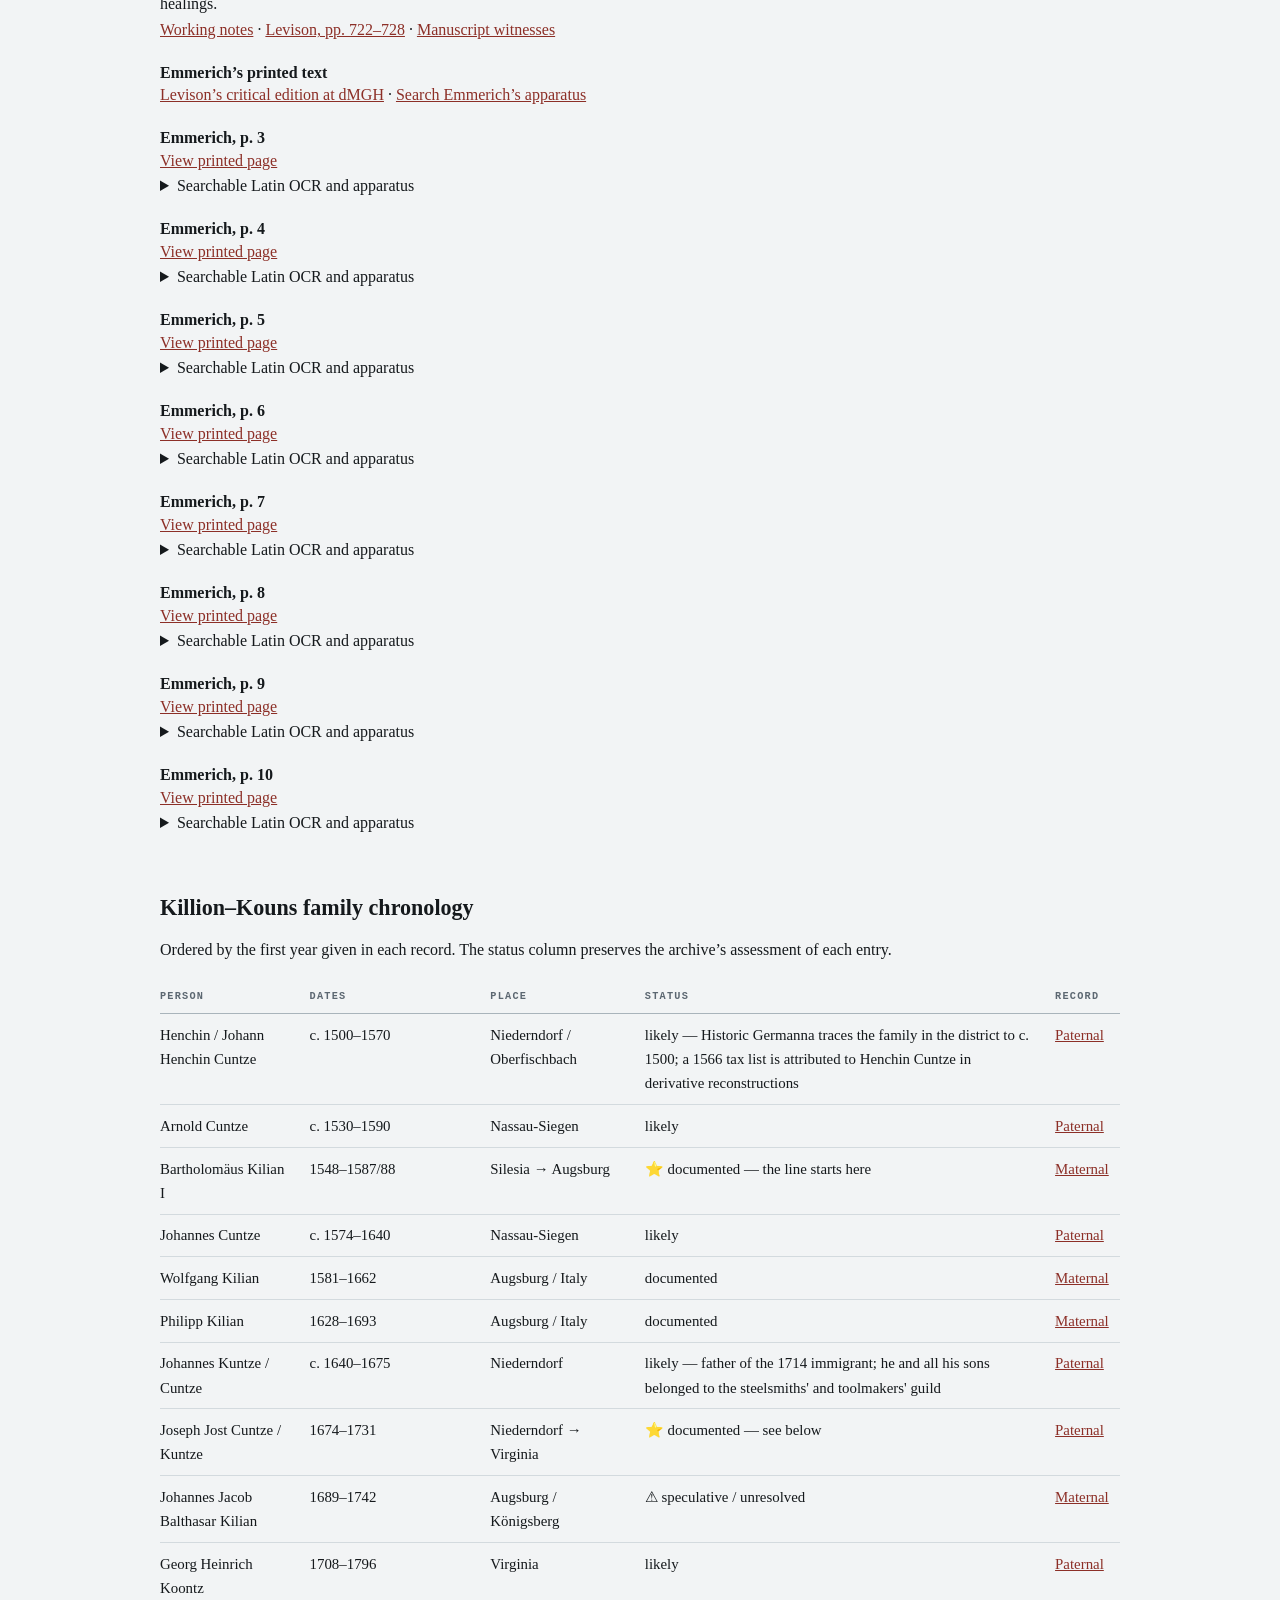
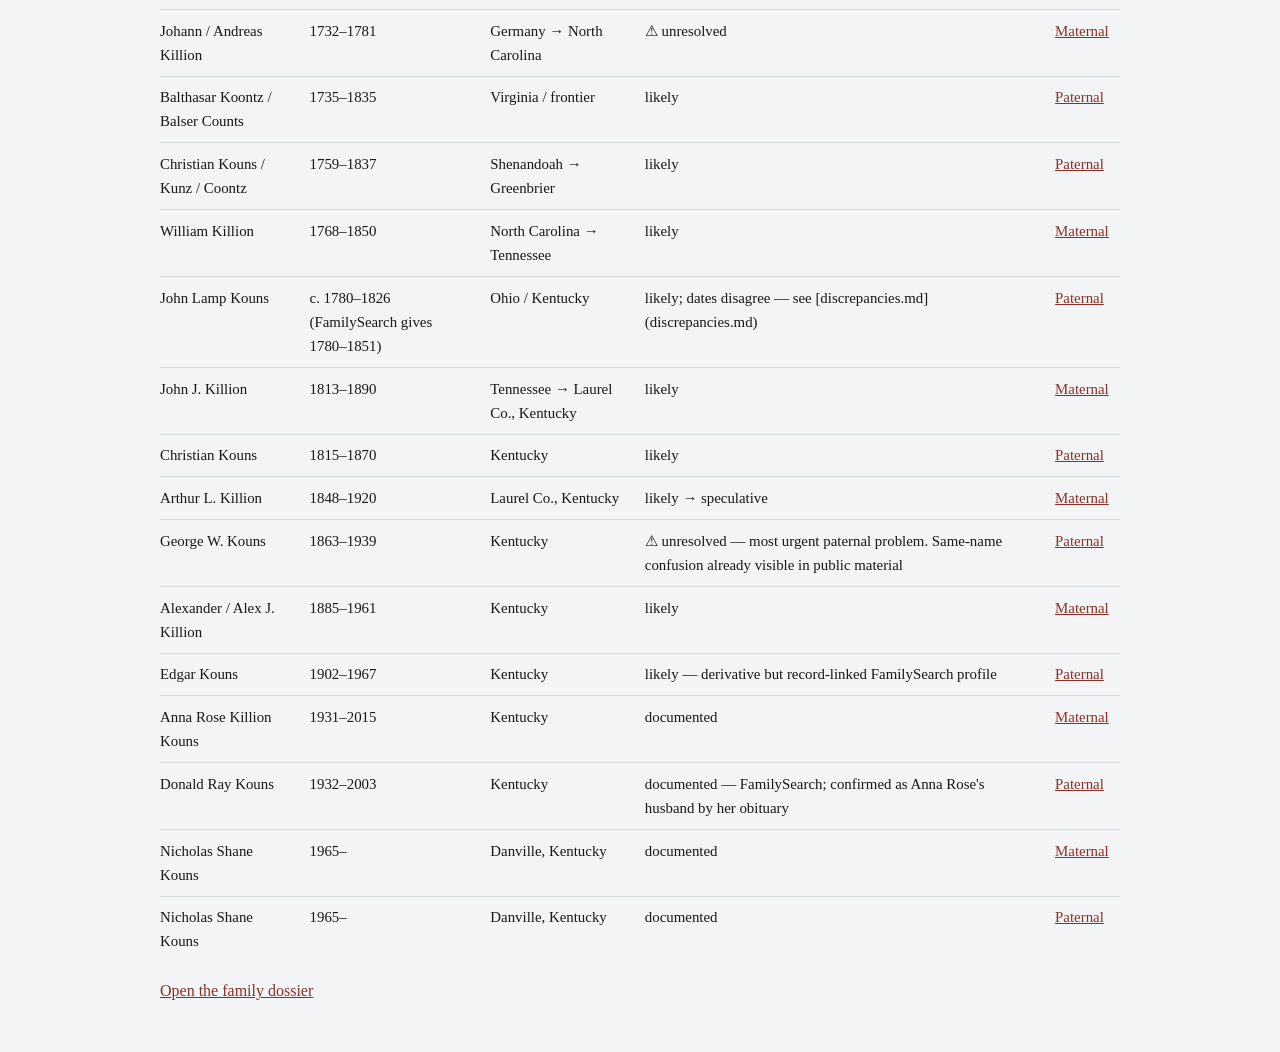
<file: docs/reader.html>
<!doctype html>
<html lang="en"><head>
<meta charset="utf-8">
<meta name="viewport" content="width=device-width,initial-scale=1">
<title>Passiones and family chronology · Kiliani</title>
<link rel="stylesheet" href="assets/kiliani.css">
<style>
.facing {display:grid;grid-template-columns:repeat(2,minmax(0,1fr));gap:2rem}
.facing article {margin-block:1.25rem}
.scroll {overflow:auto}
.facing pre {white-space:pre-wrap;overflow-wrap:anywhere}
[hidden] {display:none!important}
@media (max-width:48rem) {.facing {grid-template-columns:1fr}}
</style>
</head><body><main class="wrap">
<nav class="site" aria-label="Kiliani">
<a class="brand" href="./">Kiliani</a><a href="collation.html">Apparatus</a>
<a href="witnesses.html">Witnesses</a><a href="#chronology">Family chronology</a>
</nav>
<header><h1>The two <i>Passiones</i> of Kilian</h1>
<p>Read the archive’s abridged <i>minor</i> alongside both Latin texts from Emmerich’s 1896 printing. The OCR contains errors and includes the printed apparatus. Consult the linked scan for quotations. The <i>minor</i> reading text awaits collation against Levison.</p></header>
<div class="controls"><label for="search">Search passages and family records</label>
<input id="search" type="search"><p id="status" role="status"></p></div>
<section class="facing" aria-label="Facing texts">
<div><h2><i>Passio minor</i> (BHL 4660)</h2><article data-match><h3>I. Incipit</h3><p lang="la">Fuit vir vitae venerabilis Killena nomine, quem Scottica tellus de magno edidit genere. Qui etiam a puerili aetate magnum habuit studium sacras discere litteras et in eis tam perfecte proficiens, ut exinde pontificale didicit regere culmen. Et tunc iam alio vocabatur nomine Chilianus, habens gratiam ad clerum et ad omnem populum. Qui etiam in tantum amore christianae religionis impletus, ut quicquid ad animarum lucrum, quicquid ad propagationem fidei pertinere cognoscebat, devota mente et pio operari studio non cessabat.</p><p>There was a man of venerable life named Killena, whom the land of the Scots (Ireland) brought forth from a great family (n. 1). From boyhood he had a great zeal to learn the sacred writings, and he advanced in them so thoroughly that he came in time to govern as a bishop. By then he was called by another name, Chilianus, and was held in favour by the clergy and all the people. He was so filled with love of the Christian religion that whatever he knew to serve the winning of souls or the spread of the faith, he never ceased to pursue with a devoted mind and pious effort.</p><p><a href="https://github.com/nicholaskouns-create/Kiliani/blob/3a368b3497919f630dc4e64512dc6fb8cf2606e2/texts/passio-minor/apparatus.md">Working notes</a> · <a href="https://github.com/nicholaskouns-create/Kiliani/blob/3a368b3497919f630dc4e64512dc6fb8cf2606e2/texts/passio-minor/editions.md">Levison, pp. 722–728</a> · <a href="https://github.com/nicholaskouns-create/Kiliani/blob/3a368b3497919f630dc4e64512dc6fb8cf2606e2/texts/passio-minor/witnesses.md">Manuscript witnesses</a></p></article><article data-match><h3>II. Vocatio et discessus — calling and departure</h3><p lang="la">Contigit autem, ut quadam die evangelica simul et voce dominica ammonitus esset, ubi dicitur (Luc. IX, 23): &quot;Qui vult venire post me, abneget semet ipsum et tollat crucem suam et sequatur me.&quot; Haec secum beatissimus vir toto cordis ac mentis affectu pertractans, congregatis in unum suis consociis atque discipulis, id est Colonato ac Gallone et Arnuvale presbyteris et Totnano diacono, aliis septem illis adiunctis, coepit eos persuadere: propria contemni patriamque et parentes secundum Domini evangelium relinquere et nudos sequi Christum. Illi namque statim sacrae admonitioni beati viri obtemperantes firmiter coadunati, relictis omnibus, de propria perrexerunt patria et venerunt in Australium partem ad castellum, quod nominatur Wirziburg.</p><p>One day he was admonished by the voice of the Gospel and of the Lord, where it says (Luke 9:23): &quot;Whoever wishes to come after me, let him deny himself, take up his cross, and follow me.&quot; Turning this over with all the affection of his heart and mind, the most blessed man gathered his companions and disciples, namely the priests Colonatus, Gallo and Arnual and the deacon Totnan, with seven others joined to them (n. 2). He began to urge them to despise their possessions, to leave homeland and parents according to the Lord&#x27;s Gospel, and to follow Christ naked. At once they obeyed the holy man&#x27;s admonition and, firmly united, left everything, set out from their homeland, and came into Austrasia, to the fortress called Würzburg (n. 3).</p><p><a href="https://github.com/nicholaskouns-create/Kiliani/blob/3a368b3497919f630dc4e64512dc6fb8cf2606e2/texts/passio-minor/apparatus.md">Working notes</a> · <a href="https://github.com/nicholaskouns-create/Kiliani/blob/3a368b3497919f630dc4e64512dc6fb8cf2606e2/texts/passio-minor/editions.md">Levison, pp. 722–728</a> · <a href="https://github.com/nicholaskouns-create/Kiliani/blob/3a368b3497919f630dc4e64512dc6fb8cf2606e2/texts/passio-minor/witnesses.md">Manuscript witnesses</a></p></article><article data-match><h3>III. Iter Romanum — the journey to Rome</h3><p lang="la">[…] Sed illic venientes et apostolicum virum Johannem non invenientes, quoniam iam defunctus est, a sancto papa Conone praedictus Dei pontifex Killena amabiliter et honorifice susceptus est et, quod ad praedicandum verbum Dei petierat, cum omni benignitate consecutus est.</p><p>[…] (n. 4) But when they arrived there *(in Rome)* and did not find the apostolic man John, since he had already died, the aforesaid bishop of God, Killena, was received kindly and with honour by the holy Pope Conon, and with all goodwill obtained what he had asked, permission to preach the word of God (n. 5).</p><p><a href="https://github.com/nicholaskouns-create/Kiliani/blob/3a368b3497919f630dc4e64512dc6fb8cf2606e2/texts/passio-minor/apparatus.md">Working notes</a> · <a href="https://github.com/nicholaskouns-create/Kiliani/blob/3a368b3497919f630dc4e64512dc6fb8cf2606e2/texts/passio-minor/editions.md">Levison, pp. 722–728</a> · <a href="https://github.com/nicholaskouns-create/Kiliani/blob/3a368b3497919f630dc4e64512dc6fb8cf2606e2/texts/passio-minor/witnesses.md">Manuscript witnesses</a></p></article><article data-match><h3>IV. Missio et conversio — mission and conversion</h3><p lang="la">Revertens igitur cum suis sociis ad praedictum castellum Wirziburg, coepit ibi verbum Dei fiducialiter praedicare. Audiens autem dux Gozbertus verbum praedicationis eius, cum omni populo suo credidit et baptizatus est.</p><p>Returning with his companions to the fortress of Würzburg, he began to preach the word of God there with confidence. Duke Gozbert, hearing his preaching, believed together with all his people and was baptised.</p><p><a href="https://github.com/nicholaskouns-create/Kiliani/blob/3a368b3497919f630dc4e64512dc6fb8cf2606e2/texts/passio-minor/apparatus.md">Working notes</a> · <a href="https://github.com/nicholaskouns-create/Kiliani/blob/3a368b3497919f630dc4e64512dc6fb8cf2606e2/texts/passio-minor/editions.md">Levison, pp. 722–728</a> · <a href="https://github.com/nicholaskouns-create/Kiliani/blob/3a368b3497919f630dc4e64512dc6fb8cf2606e2/texts/passio-minor/witnesses.md">Manuscript witnesses</a></p></article><article data-match><h3>V. Conflictus de matrimonio — the marriage dispute</h3><p lang="la">Non multo post tempore persuadebat illum devotus Domini pontifex Kilianus ut dimitteret uxorem suam Geilanam, quae fuerat uxor fratris eius, quia hoc christianae religioni contrarium esse cognoscebat. Cui dux promittens se facturum ⟨…⟩ quod ei praeciperet.</p><p>Not long afterward Kilian, the Lord&#x27;s devoted bishop, urged the duke to put away his wife Geilana, who had been his brother&#x27;s wife, because he knew this to be contrary to the Christian religion. The duke promised him that he would do whatever he commanded (n. 6).</p><p><a href="https://github.com/nicholaskouns-create/Kiliani/blob/3a368b3497919f630dc4e64512dc6fb8cf2606e2/texts/passio-minor/apparatus.md">Working notes</a> · <a href="https://github.com/nicholaskouns-create/Kiliani/blob/3a368b3497919f630dc4e64512dc6fb8cf2606e2/texts/passio-minor/editions.md">Levison, pp. 722–728</a> · <a href="https://github.com/nicholaskouns-create/Kiliani/blob/3a368b3497919f630dc4e64512dc6fb8cf2606e2/texts/passio-minor/witnesses.md">Manuscript witnesses</a></p></article><article data-match><h3>VI. Martyrium — the martyrdom</h3><p lang="la">Geilana autem, corrupta suis illecebris, cum audisset haec, irata est valde et, ⟨dum⟩ dux in venatione abesset, misit servos suos qui beatum Kilianum cum sociis suis Colonato presbytero et Totnano diacono in stabulo equorum occiderent et corpora eorum ibi sepelirent cum vasis sacris et vestimentis et scripturis sanctis.</p><p>But Geilana, corrupted by her own enticements, was greatly angered when she heard this. While the duke was away hunting (n. 7), she sent her servants to kill blessed Kilian and his companions, the priest Colonatus and the deacon Totnan, in the horse stable, and to bury their bodies there with the sacred vessels, the vestments, and the holy books.</p><p><a href="https://github.com/nicholaskouns-create/Kiliani/blob/3a368b3497919f630dc4e64512dc6fb8cf2606e2/texts/passio-minor/apparatus.md">Working notes</a> · <a href="https://github.com/nicholaskouns-create/Kiliani/blob/3a368b3497919f630dc4e64512dc6fb8cf2606e2/texts/passio-minor/editions.md">Levison, pp. 722–728</a> · <a href="https://github.com/nicholaskouns-create/Kiliani/blob/3a368b3497919f630dc4e64512dc6fb8cf2606e2/texts/passio-minor/witnesses.md">Manuscript witnesses</a></p></article><article data-match><h3>VII. Translatio — the translation of the relics</h3><p lang="la">Postea vero, cum Burchardus episcopus Wirziburgensis, praecepto et consilio Zachariae papae et Pippini regis, corpora sanctorum martyrum cum honore transtulisset et in ecclesia beatae Mariae in monte collocasset, miraculis et sanitatibus claruerunt.</p><p>Afterward, when Burchard, bishop of Würzburg, by the command and counsel of Pope Zacharias and King Pippin (n. 8), had translated the bodies of the holy martyrs with honour and placed them in the church of blessed Mary on the hill, they became renowned for miracles and healings.</p><p><a href="https://github.com/nicholaskouns-create/Kiliani/blob/3a368b3497919f630dc4e64512dc6fb8cf2606e2/texts/passio-minor/apparatus.md">Working notes</a> · <a href="https://github.com/nicholaskouns-create/Kiliani/blob/3a368b3497919f630dc4e64512dc6fb8cf2606e2/texts/passio-minor/editions.md">Levison, pp. 722–728</a> · <a href="https://github.com/nicholaskouns-create/Kiliani/blob/3a368b3497919f630dc4e64512dc6fb8cf2606e2/texts/passio-minor/witnesses.md">Manuscript witnesses</a></p></article>
<h3>Emmerich’s printed text</h3>
<p><a href="https://www.dmgh.de/mgh_ss_rer_merov_5/index.htm#page/722/mode/1up">Levison’s critical edition at dMGH</a> · <a href="collation.html">Search Emmerich’s apparatus</a></p>
<article data-match id="minor-3"><h3>Emmerich, p. 3</h3><p><a href="https://archive.org/details/derheiligekilian00emmeuoft/page/3/mode/1up">View printed page</a></p><details><summary>Searchable Latin OCR and apparatus</summary><pre lang="la">PASSIO MINOR
SANCTOUUM MARTYRUM KILIANI ET SOCIORUM
EIU8.

quem Scottica&#x27;
Fuit vir vitae venerabilis Killena nomine,&#x27;
tellus de magno edidit genere. Qui etiam a puerili aetate mag-
nura habiiit Studium sacras discere litteras et in eis tam perfecte
proficiens, ut exinde pontificale didicit^ regere culmen. Et tunc
iam* alio vocabatur nomine Chilianus,* habens gratiam ad clerum
et ad omnem populum. Qui ^ etiam in tantum amore christianae
religionis impletus,^ ut quicquid ad animarum lucrum, quicquid
ad propagationem fidei pertinere cognoscebat, devota mente et
pio operari ^ studio non cessabat.^ Contigit autem , ut quadam
die evangelica simul et voce dominica ammonitus &#x27;° esset, ubi
dicitur (Luc. IX. 23): „Qui vult venire post me&quot;, abneget semet
ipsum et tollat crucem suam et sequatur me.&quot; Haec&#x27;^ secum
beatissimus vir &#x27;^ toto cordis ac mentis &#x27;* affectu pertractans,&#x27;**
congregatis in unum suis consociis &quot;^ atque discipulis, id est&#x27;&#x27;


1 nomine Killena M* — 2 scottoriim V] scotica M*; scothica P —
erit m, isset m.
didicerit M&#x27;; didicisset P —
II. II.

3 disceret WAd; didicit Sg; didicit Af &#x27;;
4 „iam&quot; äeestVM&#x27;AdP — 5 ita ScfM&#x27;; Kilianus VM&#x27;W; Kylianus AdP —
6 Hie JM* — 7 e&quot;= est, m. II ad marg. SgM^; erat ut W; est ut M*;
a.
m. ret II.
„ut&quot; deest P — 8 operi Ad — 9 „cessa&quot; in rasura „ret&quot; II m. M* cessabat ;


W; cessaret P — 10 „esset&quot; deest F; admonitus fieret W; admoneretur W]
moneretur Ad] audiret Af&#x27; — 11 Post me venire VM^W — 12 hoc P —
pertnctans Mqn. m.
13 beatissimus vir secum P — 14 mentis ac cordis Ad — 15 pertransiens Ad
con Ol. aeq.
— 16 sociis Sg; „suis&quot; loco sociis P — 17 scilicet id est P 1.</pre></details></article>
<article data-match id="minor-4"><h3>Emmerich, p. 4</h3><p><a href="https://archive.org/details/derheiligekilian00emmeuoft/page/4/mode/1up">View printed page</a></p><details><summary>Searchable Latin OCR and apparatus</summary><pre lang="la">Colonato &#x27;
ac Gallone&#x27;-^ et Arnuvale ^ presbyteris et Totnano*
diacono, aliis ^ Septem illis ^ adiunctis, coepit eos &#x27;&#x27;
persuadere:
propria oonterapni **
patriamque et pareutes ^ secundum Domini
evangelium&#x27;&quot; relinquere nudos sequi Christum. Uli namque
et
statiin&quot; sacrae ammonitioni beati viri optemperantes &#x27;^ firmiter
&#x27;&#x27;&quot;^




coadunati relictis omnibus
, de propria perrexerunt patria et
,




venerunt in Australium partem&#x27;* ad castellum, quod nominatur &#x27;^
Wirziburg.&#x27;®
2. Ibique per aliquod&#x27;^ tempus commorantes, regnante ibi&#x27;*

eodem tempore quodam duce nomine Gozberto, &#x27;^ filio Hetanis&#x27;&quot;&#x27;&quot;
Qui etiam ipse^^ Gozbertus et
senioris, qui fuit filius ^&#x27; Hruodis.^&#x27;^
omnis populus&#x27;-^* sibi subiectus adhuc paganico vivebant more,&#x27;-^^
idola&#x27;&#x27;&#x27;^ daemonum colentes, Deum vero caeli et ^^ terrae minime^**
agnoscentes. Videns autem&#x27;^^ sanctissimus vir ^^ mirae amoenitatis
locum^* atque pulcherrimam multitudinem ibi nobilium virorum
ab antiquo hoste obsessam,^&#x27;-^ ultra quam^^ dici potest, dolebat
illorum^* caecitatem iniitque^^ consilium cum suis dicens : „Fratres,
videtis locum elegantem^*&quot;&#x27; hominesque iocundos, licet in errore

deceptos. Si vobis videtur, faciamus siout ^^ condiximus,^^ usque-
dum in nostra fuimus patria^^ et eamus Romam et visitemus
limina sanctorum principis apostolorum*&quot; et praesentemus nos
optutibus*^ beati papae*&#x27;^ Johannis et si Domini voluntas sit, ab
1 colonato atque W; colomanno atque P — 2 „gallo&quot; in Sg. syllaba
„ne&quot; rasura deleta est; gallo Äd — 3 arnuuale SgM^ÄdP; aruuale M*; at-
que arnuuale V —
4 thotmanno P — 5 et aliis WM^; aliisque P — 6 „Ulis&quot;
ere II. m.
deest TFM* — 7 eis P — 8 contempni Sg contempnere W propriam con- ;




tempnere P; contemnere M* — 9 patriain parentesque WAdP — 10 secun-
dum evangelium domini nudosqvie Christum sequi Ad — 11 namqiie sacrae
m. d. II.
statim VP — 12 ammonitioni Sg — 13 obtemperantes beati viri M^ —
14 australem partem TFP; ad australium partium finem Ad — 15 vocatur
SgM* — 16 uuirziburc SgM&#x27;; uuirziburch V; uuirziburg W; wirzipurch
3f*; uuirzpurch Ad; wirzeburg P — 17 aliquot M* — 18 „ibi&quot; deest P —
19 Gozperto M^M^ — 20 hetanis M*; baethenis P — 21 „filius&quot; deest P —
22 herodis V; ruodis WP — 23 „ipse&quot; deest W — 24 plebs sibi sub-
iecta Ad — 25 vivebant ritu Ad — 26 ydola P — 27 adque V — 28 non
agnoscentes Ad — 29 vero autem W — 30 vir sanctissimns P — 31 illic
1.

locum Ad — 32 pulcherrimum populum obsessum WP — 33 ultra . . .




quod VM^ — 34 illorum dolebat Ad — 35 initque consilium V; et iniit P
— 36 elegantem M^; eligantem M^ — 37 ut. W — 38 diximus Ad —
i




39 fuimvis in regione vel patria nostra WP — 40 principis WAd; princi-
pum apostolorum -— 41 ita SgVM* — 42 „papae&quot; deest V; iohannis WM*
M&#x27;^</pre></details></article>
<article data-match id="minor-5"><h3>Emmerich, p. 5</h3><p><a href="https://archive.org/details/derheiligekilian00emmeuoft/page/5/mode/1up">View printed page</a></p><details><summary>Searchable Latin OCR and apparatus</summary><pre lang="la">&#x27;




a[)ostolica sede accepta liceiitia cum illins consultu &#x27;
iterurn
revertainur ^ et praedicemus* illis fiducialiter noinen domini
nostri Jesu Christi.&quot; Non ^ mora ; factis compleverunt * dicta,
veniendo ad litaina sancti Petri principis apostolorum.&#x27;*

3. Sed illic &quot; venientes et apostolicum virum Johannem
iion invenientes, quoniam iam defunctus est,® a sancto papa
Conone^ praedictus Dei poutifex Killena*&quot; amabiliter et&#x27;&#x27; hono-
rabiliter susceptus estJ^ Cum autem beatus papa Conon &#x27;^ audi-
vit, &#x27;* unde venerat et ad quod venerat&quot;* et ad quem&#x27;&quot; locum

exinde&#x27;^ prompta voluntate iturus fuerat:&quot;&#x27; audita illius fide
pariter •&#x27; et^° doctrina, dedit illi a Deo et a&#x27;-&quot; sancto Petro prin-
cipe apostolorum ^&#x27;-^
licentiam et potestatem praedicandi et do-
cendi, et quoscunque ^^ sua convertere potuisset &quot;&#x27;&#x27;*
doctrina, libera
atque &#x27;&#x27;* firmissima hoc faceret potestate.

4. Ipsi narnque&#x27;&quot;^&quot; exinde^&#x27; pergentes, in^® itinere sequestrati
sunt tarnen^&#x27; corporaliter , non spiritaliter ; et adhaerebant ^^ suo
episcopo Chiliano^&#x27; Colonatus presbyter^^ et Totnanus diaconus^&#x27;
et venerunt in partem Australium^* Francorum ad castellum,
quod dicitur^^ Wirziburg, ibique praedicantes ^&quot; in primitus^&#x27;&#x27;
verbum Domini.^® Quibus auditis, Gozbertus dux convocari eos
fecit ad se. Cum autem ^^ praesentati adessent,*&quot; confabulationem
consulto P
1 2 revertamus 3f&#x27;— 3 nee 4 conpleverunt M* — W— ;


dicta compleverunt Ad —
5 apostoli, 1. principis apostolorum W —
6 illuc M^P; Romain autem Ad —
7 „iohannem&quot; deest VWM*; et aposto-
licum invenientes P —
8 quoniam iam defunctus erat W; iohannem, qiii
defunctus erat, non invenientes Ad; defunctus est iohannes papa P —
o II. m.
9 canone Sg:, castore Ad — 10 Kyllena AdP; „praedictus Dei pontifex
Kilianus&quot; deest W — 11 atque W — 12 in margine temporibus iustiniani :



II. m.
imperatoris primi Sg — 13 canon Sg — 14 audiret W — Ib „et ad quod
venerat&quot; deest P — 16 „ad quem&quot; deest M&#x27; — 17 „exinde&quot; deest F; inde Ad
— 18 erat WAd — 19 „pariter&quot; deest W — 20 atque 1^—21 deest Sg ,,a&#x27;&#x27;

— 22 „principe apostolorvim&quot; deest WM^ — 23 „et quoscunque-faceret&quot; deest
W — posset Ad — 25 adque V — 26 „namque&quot; deest — 27 inde Ad
24: ilf»

— 28 „in&quot; deest M* „in itinere et venerunt&quot; deest W — 20 tantum M^P
;
-
;


corporaliter non tamen Ad — 30 adherebant autem Ad 31 Chiliano —
5/;ilf*; Kiliano VM^; Kyliano P — 32 presbiter M&#x27; — S3 dyaconus P —
34 in australem partem francorum WP — 35 nominatur — 36 praedi- W
cabant Ad — 37 imprimitus Sg; primitus WP — 38 Dei WAd 39 cum- —
que 1. cum autem if» — 40 „essent&quot; VW; rasura parva praecedit, fortasse
syllaba „ad&quot; scripta erat.</pre></details></article>
<article data-match id="minor-6"><h3>Emmerich, p. 6</h3><p><a href="https://archive.org/details/derheiligekilian00emmeuoft/page/6/mode/1up">View printed page</a></p><details><summary>Searchable Latin OCR and apparatus</summary><pre lang="la">6

in invicem ^ fecerunt&#x27;-^ Kilianus ^ episcopns et praeclarus dux
Gozbertus. Non multo post tempore * persuadebat illum ° de-
votus&#x27;&#x27; Domini pontifex Kilianus christianum fieri.^ Qui etiam
Domino volente illius sacris ammonitionibus adquiescens **
bapti-
zatus est ab illo et^ confirmatus et omnis populus, qui sub illius
potestate&#x27;&quot; fuerat.^&#x27;
5. Ipse autem Gozbertus dux &#x27;&#x27;^
in matrimonio&#x27;^ habuit
uxorem fratris sui, siout antiquitus fuit consuetudinis&#x27;* (Deut. 25, 5).
Sed sanctus Dei pontifex, semper facit &#x27;^ sapienter,
sicut sapiens
noluit illi eam&#x27;*&#x27; antequam bene firmiterque confor-
interdicere ,




tatus esset in fide christianitatis.&#x27;^ Tunc talibus ad illum locutus
est sermonibus &#x27;^: „Fili dilecte Gozberte! modo christianus et
per omnia Deo amabilis factus es,^^ si unam rem facis,^&quot; quam
maxime te oportet facere,^&#x27; ut dimittas coniugem tuam ,
quam
iniuste habes tibi copulatam quoniam te non oportet
,
habere &#x27;*&#x27;&#x27;




uxorem fratris tui.&quot; Ad haec dicta&#x27;&#x27;^^ dux Gozbertus ^* quasi de
gravi somno evigilans&#x27;-^^ respondit et dixit:&#x27;&#x27;^&#x27;&#x27; „Graviora et diffi-
ciliora modo ^^ suades et praedicas ^®
Sed per Dei quam ante.
omnipotentis ^^ amorem,^&quot; quem praedicas,^&#x27; dereliqui omnia, quae
dileota et amabilia mihi fuerant ad habenda :^^ per eundem amorem
et^^ meam conjugem amantissimam, si non licitum est^* habere,

dimittam quoniam nihil mihi ^^ Dei amore carius nihilque ^^
:




amabilius est.&quot;

1 invicem (sine in) M^P —
2 „et confabularentur&quot; et a „in invicem-
gozbertus&quot; deest W; confabulati sunt Ad 3 ita: SgVWM^IiP —4 non post —
longum tempus W; non post multum tempus Ad 5 eum W; illi AdP — —
6 „devotus Domini pontifex Kilianus&quot; deest W; prefatus episcopus Ad —
7 fieri Christianum P — 8 acqiiiescens M^Ad — 9 est et P — 10 potestate
illius Ad — 11 erat AdP — 12 deest „dux&quot; Ad — 13 maherimonia M^; Boll. cf.

II. Jul. 614. ann. h. Mt — 14 consuetudo erat WAd; consuetudo fuit M&#x27;
f.

15 sapienter facit F&quot;; „semper&quot; et „sapienter&quot; deestilf*; „sicut sapiens&quot; deestP
— 16 eam illi W — 17 Christi Ad; „christianitatis&quot; deest W — 18 eum al-
loquitur sermonibus W; sermonibus locutus est M^; eum sermonibus al-
locutus est Ad — 19 „christianus -factus es&quot; deest P — 20 feceris W —
21 facias oportet et te P — 22 non oportet te SgM^ — 23 „dicta&quot; deest Ad&#x27;,
„dixit&quot; ad haec dicta M^ — 24 „Gozbertu.s&quot; deest Ad — 25 „de&quot; deest
1.

M* — „quasi&quot; deest M* — 26 „quasi de — dixit&quot; deest „ait&quot; re- itf*; 1.


spondit et dixit W; „respondit et dixit&quot; deest P — 27 gozbertus modo :



graviora M^ — 28 persuades deest, „et praedicas&quot; W — 29 pro dei amore;
;



deest, „omnipotentis&quot; M^ — 30 deest „amorem quem amorem et&quot; SgM^M^ — . .




31 praedicas et praedicasti W — 32 et habenda W; fuerunt ad habenda M&#x27;
— 33 deest „et&quot; Ad — 34 licet W; habere licitum non est Ad — 36 „mihi&quot;
deest V — 36 deest „nihilque am. est&quot; M&#x27;^</pre></details></article>
<article data-match id="minor-7"><h3>Emmerich, p. 7</h3><p><a href="https://archive.org/details/derheiligekilian00emmeuoft/page/7/mode/1up">View printed page</a></p><details><summary>Searchable Latin OCR and apparatus</summary><pre lang="la">6. His auditis cüiiiiinx Gozberti nobilissimi ducis &#x27;
ira et

invidiae fomite aceensa die iioctuque cogitabat, quomodo sanctos
Dei perdere potuisset. Cum autem&#x27;&#x27;&#x27; adpropinquasset ^ tempus
passionis et reinunerationis eorura praecedentibus meritis , vaca-
bant* supradicti iimrtyres Christi die noctuque orationibus et

ieiuniis,&#x27; laeti sine tristitia et devoti sine formidine, alacres, ex-

pectantes&quot; diem iam olim optatam,^ ut martyrio coronarentur.*
Contigit auteni, ut quadam die,&quot; dura Dominus omnipotens suos
finire voluisset &#x27;&quot; milites temporale certamen tempore noctumo, ,




quando in Dei laudibus unanimiter &quot; consistebant,&#x27;&#x27;^ accessit
lictor ad eos ense acuto
&#x27;&#x27;^ &#x27;*
quasi praeparatus Dei amicos ad
iugulandos &quot;* complens praecepta Geilanae &#x27;&quot; uxoris Gozberti du-
cis &#x27;l Quod videns Killena &#x27;**
pontifex Christi dixit ad suos:
„0 mei
filii spiritales! iam adest dies diuoptata;&#x27;&quot; spiritale cer-
tamen mecum inite&#x27;&#x27;^&quot; absque timore, sine&#x27;&quot;^&#x27; trepidatione ^^ secun-
dum Domini (Matth.X, 28) vocem :&#x27;^^ „Nolite timere eos, qui corpus
occidunt,^* animam autem non possunt occidere.&quot; His dictis omnes
pariter capitibus truncati sunt et martyrio coronati.^* Eadem
etenim*^&quot; nocte cum omni celeritate eodem in loco&#x27;^^ furtim sepulti
sunt, sed et illorum capsae, crux
&#x27;^^
et evangelium aliaque ^* ponti-
ficalia vestimenta simul cum illis in sepulchro posita sunt.

7. Hoc videns quaedam^&quot; matrona nomine Burgunda verbis
facta narravit. Est enim loci illius consuetudinis^&#x27; in autumno
vel bieme nee non et verno^&quot;&#x27;&#x27; temporeque aestivo,^^ quando^*

1 regis Ad; „ducis&quot; deest W — 2 deest: „Cum autem-coronarentur&quot; P
— 3 appropinquaret W — 4 vacabant se M&#x27; post „vacabant&quot; rasura, ut „se&quot;
;



aut „et&quot; scriptum fuisse videatur V — 5 ieiuniis et orationibus unanimiterV
— 6 expectabant W — 1 deest: „diem-optatam&quot; Ad — 8 ut ad coronam mar-
tyrii pervenirent W — 9 dieFW^; reliqui „nocte&quot; — 10 voluit P; vellet W —
11 unianimiter VM^ — 12 persistebant W — 13 addit: quem Geylana cor-
ruperat suis illecebris P — 14 accuto W — 15 Dei amicos iugulare W;
Dei amicos ad iugulandum P — 16 Gel&amp;n&amp;e Ad; GeylaneP; conplens — 3f&#x27;

17 regis ducis Ad
1. — 18 „Killena&quot; deest Kyllena^rf; Kylianus
Af*; P —
19 deest „diu&quot; Ad; diu optata dies W — 20 inite mecum — 21 et sine W if*

— 22 deest: „sine trepidatione&quot; M* — 24 vocem Domini M* — 24 occidunt
corpus IT — 25 deest a „capitibus-coronati&quot;
Af* legitur „decollati sunt&quot; W
;



— 26 „etenim&quot; deest M*Ad — 27 in eodem loco W; deest: eodem in
loco Ad — 28 et crux W — 29 alia simul Ad — 30 „quaedam&quot; deest M*AH
— 31 consuetudo WM* — 32 in verno et verno W — 33 „temporeque
1.

aestivo&quot; deest W — .&#x27;U (piod quando Ad</pre></details></article>
<article data-match id="minor-8"><h3>Emmerich, p. 8</h3><p><a href="https://archive.org/details/derheiligekilian00emmeuoft/page/8/mode/1up">View printed page</a></p><details><summary>Searchable Latin OCR and apparatus</summary><pre lang="la">8

aliquid non plus quam duorum&#x27; pedum spatium potest
pluit,
fodiri,&#x27; aqua econtra erumpat.^
nisi Sed divina miserante
gratia, quando Deus omnipotens corpora eorum de loco sepul-
turae* ad maiorem sublevare voluit honorem,&#x27;* carnibus, sicut
mos est, consumptis, cetera sana et bene custodita inventa sunt
in tantum, ut nee unum &quot; folium de libris vel fimbria de vesti-
mentis ipsorum ^ putredine * consumptum esset.^ Veniente quo-
que duce Gozberto et inquirente, ubi supradicti ^&#x27;^ Dei essent
servi, ^^ eius uxor respondit, se nescire quo pergerent
infidelis
vel ubi forent. Sed miser ille, qui necis ^^ eorum reus tenebatur, &#x27;^
non potuit celare poenam, quae de vindicta martyrum ei evenit;
currens liic et illic^* vagus et profugus et velut infreneticus ^^
semper se esse reum de morte eorum asserebat insuper aiebat tre- ;
&#x27;*&#x27;




mens et lugens „Killena^^ sanctus Dei igne meferocissimo exurat.&quot; &#x27;^
:




8. Hoc itaque audiens G-ozbertus dux congregato omni
populo, qui cum illo simuP^ erat&#x27;^&quot; sacro baptismatis fönte a&#x27;-^&#x27;
sancto pontifice ablutus,&#x27;-&#x27;^ interrogavit eos,^^ quid eidem misero
facere debuisset. Erat autem ibi ^* quidam homo eloquens pa-
ratusque ad respondendum secundum suggestionem infelicis Gei-
lanae uxoris Gozberti,^^ qui taliter^^ inquit:^^ „Domine mi dux
&#x27;^^
Gozberte , cogita de temetipso et omnibus &#x27;^^ nobis ,
qui simul
tecum baptisma suscepimus ^^ ab illis,^^ et proba, utrum Deus
eorum tam fortis, tam praepotens sit ^^ et omnia sciens retribuens-
que bonis bona^^ et in novissimis mala restituens malis,^* nisi
se per poenitentiam ^^ ante correxerint, et iube istum miserum

1 duum M^ — 2 fodi W; fodi ras. spatii „i&#x27;i&quot; M^ — 3 eruperit W;
erumpet M&#x27;&#x27; — 4 de sepulchro M* — 5 sublevare honorem voluit fV —
6 „unum&quot; deest Ad; folivim librorum Ad — 7 „ipsorum&quot; deest TT; eorum M&#x27;^
— 8 putridine V — 9 consumptum est VM^; consumeretur W&#x27;, consiimp-
tum sit M*; consumpta esset Ad — 10 suprascripti V — 11 servi dei es-
sent M* — 12 neci VM* — 13 „erat&quot; tenebatur M^; „eos necaverat&quot;
1. 1.

T m.
V II.

„necis-tenebatur&quot; W — hie et illicJlf&#x27;jr; et illuc
14= — 15 infreniticus
Jlf^

7if&#x27;; Sg. „in&quot;
1. rasura; freneticus WM^Ad — 16 agebat VM&#x27; — 17 Kyl-
m. i II. eadem man. i

lena Ad — 18 exurat Sg; ferocissima exurat V; exurat M^; incendis me W
— 19 simul cum illo VWM^ — 20 „erat&quot; deest M^ — 21 sacro baptis-
mate Ad — 22 baptizatus W — 23 „eos&quot; deest M* — 24 erat enim Ad —
25 „uxoris Gozberti&quot; deest WAd — 26 „taliter&quot; deest TT — 27 inquid V
JfW dixit^d — 28 et de VMW — 29 „qui simul&quot; deest Jlf» — 30 sus-
;



cepimus ab ipsis F — 31 deest „ab illis&quot; W — 32 „tam praepotens sit&quot;
deest W; „tam fortis&quot; deest Ad — 33 bona bonis WM* — 34 et mala
maus „in novissimis-nisi&quot; deest M* — 35 poenitentiam se M&quot;^</pre></details></article>
<article data-match id="minor-9"><h3>Emmerich, p. 9</h3><p><a href="https://archive.org/details/derheiligekilian00emmeuoft/page/9/mode/1up">View printed page</a></p><details><summary>Searchable Latin OCR and apparatus</summary><pre lang="la">9

resolvi a vinculis et coram omni populo suo derelinqui arbitrio.
Si enim talis est Deus eorum, sicut et&#x27; illi dixerunt, descendet&#x27;&quot;*
super eum vindicta illius et potenter suos vindicat^ servos; sin
autem alias,* ne irascatur dominus mens, quia** talia dico: tunc
volumus servire magnae Dianae, sicut et anteriores nostri fecerunt
patres &quot; et prosperati sunt in eo ^ usque in praesens.*&quot; Factum
est quoque &#x27; secundum dictum hominis &#x27;&quot; tyranni et dimissus
est miser ille &quot; in medio&#x27;&#x27;^ populi. Cum vero&#x27;^ dimissus esset,&#x27;*
coepit repente insanire et semetipsum suis laniare dentibus, &#x27;*
quousque &quot;^ vitam finivit &#x27;^
praesentem. Quod ergo cum vide-
rent, &#x27;** qui sacro baptismatis &#x27;^ fönte abluti fuerant,&#x27;&#x27;^&quot; omnes pa-

riter gloriantes atque gaudentes&#x27;^&#x27; se oboedire illoruui doctrinae,&#x27;^&#x27;^
quoniam videbant Deum illorum tam mirabiliter eos vindicare.
9, Igitur bis omnibus ita peractis ^^ vindicta irae Dei sub-
secuta est carnifices sanctorum martyrum nam Geilanam spiritus ;




invasit malignus atque in tantum eam&#x27;^* agitabat, usque dum
vitam finiebat.&#x27;&#x27;* Gozbertum vero gladio sui occiderunt servi ;^^
&#x27;•&#x27;&#x27;&#x27;




Hetanum&#x27;&#x27;&#x27;* vero illius filium&quot;&#x27;^^ populus^&#x27;&#x27; Orientaliura Francorum
de regno eiecerunt;^&#x27; in tantum enim illius progeniem^^ persecuti
sunt, ut nee unus ^^ de illius stirpe remaneret.^*
Post multnm vero teniporis in loco,^* ubi illorum corpora
sepulta sunt,&#x27;^^ divin o nutu receperunt caeci visum claudi quo- ,



que gressum, surdi auditum quotquot autem^^ diversis infirmi-
;



tatibus erant fatigati et ibi ^* venerunt, statim sanitatem recepe-
runt. autem ^^ Domino merita eorum cum consilio
Inlustrante
1 sicut et Sg; sine „et&quot; VWM^; dixerunt et illi M*Ad — 2 descen-

dit W — 3 vindicet M* — 4 „alias&quot; deest — 5 omnes praeter Sg —W
6 patres fecerunt iW* — 7 in ea M&#x27;; „in eo&quot; deest — 8 usque nunc M*
W
9 „autem&quot; 1. quoque W — 10 hominis dictum V — 11 ille miser WM* —

12 de medio Ad — 13 „vero&quot; deest A/&#x27; — 14 fuisset W — 15 dentibus
laniare W — 16 «^noadusque W — 17 finiret WAd; „praesentem&quot; deest Ad
e manns. II.

18 viderant M&#x27; ; ergo viderant, sine „cum&quot; F; audirent 1. viderent W —
19 sacro baptismate Ad —20 fuerunt F; erant Ad —
21 atque laudantes
Domino spondebant se velle oboedire W — 22 „clamabant&quot;, manus pos-
terior Sg; M*Ad — 23 perfectis F — 24 illam M*
doctrinae clamabant
WW — 25 finivit; P; finiret VM^Ad — 26 Judicem vero P — 27 ita in
omnibus mmss., sui servi occiderunt W; gladio suo occiderunt servi V
— 28 Hetanium M* 29 eins filium— — 30 populi — 31 eiecit P
W W
W
— 32 progeniem illius — 83 unus quidem de stirpe eius — 34 re- W
mauebat F — 35 in illo loco Ad — 36 requieverunt 1. sepulta sunt — W
&#x27;M quodquod autem F — 38 illo M*; venientes ylJ — 39 ergo 1. autem M*</pre></details></article>
<article data-match id="minor-10"><h3>Emmerich, p. 10</h3><p><a href="https://archive.org/details/derheiligekilian00emmeuoft/page/10/mode/1up">View printed page</a></p><details><summary>Searchable Latin OCR and apparatus</summary><pre lang="la">10

et praecepto^ Zachariae papae, mediante Bonifacio^ archiepiscopo
a Burchardo primo Wirciburgensium episcopo ^ de turaulo hono-
rifice sublati sunt, regnante Pippino primo Orientalium Fran-
corum rege feliciter.*

1 —
praecepto et consilio W; „praecepto&quot; deest V 2 BonifatioW
3 „a Burchardo— episcopo&quot; deest M^Ad; uuirziburgensium Sg; Wirci-
burchgensium V — 4 „feliciter&quot; deest WAd; Per Domin. etc. M*</pre></details></article></div>
<div><h2><i>Passio maior</i> (BHL 4661)</h2>
<article data-match><h3>Prologue, opening sentence</h3>
<p lang="la">Sanctorum martyrum certamina quotiens ad memoriam redeunt, totiens mentem ardore compunctionis tangunt, quo fit, ut fraternae caritati multum videatur inpendere, qui martyrum historias stilo studet memoriae commendare.</p>
<p>Whenever the struggles of the holy martyrs return to mind, they touch it with the fire of compunction. Thus whoever strives to preserve the martyrs’ histories in writing seems to contribute much to brotherly charity.</p>
<p><a href="https://archive.org/details/derheiligekilian00emmeuoft/page/11/mode/1up">Emmerich, p. 11, §1</a></p>
</article>
<article data-match><h3>Opening of the life narrative</h3>
<p lang="la">Beatus Kylianus, Scotorum genere nobilibus ortus parentibus, divinae tamen gratiae factus est nobilitate clarissimus.</p>
<p>Blessed Kilian was born to noble parents of Irish stock, but he became most illustrious through the nobility of divine grace.</p>
<p><a href="https://archive.org/details/derheiligekilian00emmeuoft/page/12/mode/1up">Emmerich, p. 12, §2</a></p>
<p><a href="https://github.com/nicholaskouns-create/Kiliani/blob/3a368b3497919f630dc4e64512dc6fb8cf2606e2/texts/passio-maior/witnesses.md">Dublin NLI 19375, pp. 17–41 and other witnesses</a> · <a href="https://github.com/nicholaskouns-create/Kiliani/blob/3a368b3497919f630dc4e64512dc6fb8cf2606e2/texts/passio-maior/editions.md">Canisius, pp. 628–641 and later editions</a> · <a href="https://digital.blb-karlsruhe.de/id/166738">Karlsruhe manuscript scan</a> · <a href="https://digi.vatlib.it/view/MSS_Vat.lat.8565/0373">Vatican manuscript scan</a></p>
</article>
<article data-match id="maior-11"><h3>Emmerich, p. 11</h3><p><a href="https://archive.org/details/derheiligekilian00emmeuoft/page/11/mode/1up">View printed page</a></p><details><summary>Searchable Latin OCR and apparatus</summary><pre lang="la">PASSIO MAIOR
S. KYLIANI ET SOCIORUM EIÜS.

M Monacensis 18955. S. XI. mp. in 40. 1. 16.
==

Incipit passio sei Kyliani 75 Sanctorum martyrum
|
—
106 -- Deest folium 105, „apertis oculis cap. 21 praeerat&quot; cap. 22. —
Hb -- Bambergensis C. VI. 59 s. XI. mp. 2 coli. 1. 35
34 X 25, 6 cm. f. 259 151b Passio s. Kyliani epi | et mrs
sociorumqne — 154 b-
C = Carlsruhensis mp. Reichenau LXXXIIII S. X — XI. f. 166. 2 col.
1. 28. 32, 2 X 25, 3 cm.
76» Incipit vita |
vel passio s. Kyliani et sociornm eins.

Scorum martyrum |
certamina . 83* Explicit vita et passio
. . |




Kyliani et Sociorum eins.
sei I




über bonae notae, sed major eius pars aqua destructa est.
Bl = Bernensis 598 S. XII mp. fol. min. f. 209. 1. 23; f. 190 b Passio ^ci
Kyliani et sociorum eius. 197 a — —
A. cap. VIII. omittuntur quae
pertinent ad ornatum orationis.
Ad = Admont. 393 S. XII p. 261 b _ 266 b.
B2 = Bernensis 111 S. Xll/Xm. mp. fol. min. f. 228 2 col. 1. 43. 126 •
Passio sei Kiliani sociorumque eius. Mutilus ab initio incipit ca-
pite VI medio: Beatus Kilianus —
127 b 1 terminum narrationis
ponamus ipso adiuvante qui in trinitate perfecta vivit et regnat
per infinita saecula saeculorum Amen.
W Wirceburgensis 10. S. XIII. fol. max. 48 X 35 cm. f. 84. desinit 85.
„fastidium tollat&quot; cap. IX. Lectionarium.


PROLOGUS.
Sanctorum martyrum&#x27; certamina quotiens^ ad memoriam
1.

redeunt totiens ^ mentem ardore compunctionis * tangunt
,
quo ,



fit, ut fraternae caritati multum videatur* inpendere,&quot; qui mar-

tyrum historias stilo^ studet memoriae commendare. Et quamvis
1 — 2 quociens Bl — S tociens BbMBl; „to-
„martyrum&quot; deest =^ Ad
tiens&quot; A. Ad — 4 conpunctionis CBl — 6 impendere BbC — 6 valeat loco
= I. videatur Bb — 1 martirum historias stilo Bb; „martyrum hystorias
stilo&quot; reliqui mmss.</pre></details></article>
<article data-match id="maior-12"><h3>Emmerich, p. 12</h3><p><a href="https://archive.org/details/derheiligekilian00emmeuoft/page/12/mode/1up">View printed page</a></p><details><summary>Searchable Latin OCR and apparatus</summary><pre lang="la">12

culpis retardantibus iter rectifcudinis assequi uon &#x27;
valeat , ince-
dentibus tarnen in patriam ^ tramitem monstrat alio-
veritatis ;




quin miserrimum est, feliciter navigantibus si ^ invideat portum

salutis, qui patitur damna* periculosae navigationis. Idcirco&#x27;&#x27;&#x27;

beatissimi martyris Kyliani ac sociorum eins gesta prout
®
,




possumus, litterarum notis assignare ^ curamus, ut fraterna studia
ad amorem boni operis incitemus quia enim phialam fratribus ;
**




dare non possumus, saltem^ cyathum^° propinemus.
2. Beatus Kylianus, Scotorum^&#x27; genere nobilibus ortus pa-
&#x27;&#x27;-^
rentibus, divinae tarnen gratiae factus est nobilitate clarissimus.
Scotia, quae et &#x27;^ Hibernia&#x27;* dicitur, insula est maris oceani, &#x27;*
foecunda&#x27;^ quidem glebis, sed sanctissimis clarior viris,&#x27;^ ex
quibus Columbano gaudet Italia,&#x27;* Gallo ditatur Alemannia,&#x27;^
Kyliano Teutonica&#x27;^&quot; nobilitatur Francia. Qui, ut diximus, nobili
prosapia editus, a pueritia liberalibus studiis traditus, siinul cum
litterarum inorementis ^&#x27; diligenter viam coepit indagare veri-
tatis.^^Tandem praeveniente se gratia Dei, spretis^^ humana-
rum litterarum studiis omnibusque huius mundi illecebris ^* mo-
nasterium petiit , abnegavit semetipsum sibi tulitque ^* crucem
suam et secutus est Christum.
In monasterio igitur positus, quautae obedientiae, quan-
3.

tae ^^ quantaeque fuerit vigiliarum et orationum in-
frugalitatis
stantiae,^^ vitae praesentis terminus declaravit. Quam vis etenim
martyrii palma per gratiam magis quam per meritum constet,
. bonis tamen adimpletur ^* operibus. Videntes itaque ^^ monasterii
fratres in virtutum profectibus ^° beati viri perseverantiam, primo
eum per ecclesiasticos gradus ad presbyteratus^ &#x27; officium precibus


cito II manas. illo II. m.
1 — 2 et incedentibus Bl — 3 M — 4 dampna BbBlW
non M si

passim. — 5 iccirco M passim. — 6 martiris Kyliani BhBl martyris ;


Kyliani GWAd martiris Kiliani M — omnes passim. — 7 assignari C —
;


8 fialam BhCMAdW filiam Bl — 9 saltim GBl passim. — 10 cyatum Bb&#x27;,
:,




ciatum M] citum Bl\ sciatum W — 11 scottorum M. — 12 „est&quot; TT — d.

13 „et&quot; W — 14 hybernia BhBl — 15 occeani BlW — 16 viris clarior
d.

Bh — 17 ytalia BlW — 18 „Gallo Alemannia&quot; Bh — 19 super rasura
- d.
Suevia II.
m.
Alemannia Ad — 20 theutonica Bh theutoni Bl — 21 incrementis litte-
;



rarum Bh — 22 viam cepit indagare MW — 23 superatis Bl — 24 inlece-
bris M passim — 26 „que&quot; TT — 26 quantaeque BbBlA; „que&quot;
d. MW d.
— 27 constantiae Bh — 28 adinplebitur Bl — 29 videntes autem Ad —
30 provectibus Bh — 31 presbiteratus BhM-^ prespiteratus B]</pre></details></article>
<article data-match id="maior-13"><h3>Emmerich, p. 13</h3><p><a href="https://archive.org/details/derheiligekilian00emmeuoft/page/13/mode/1up">View printed page</a></p><details><summary>Searchable Latin OCR and apparatus</summary><pre lang="la">13

ascendere, deinde eiusdeiii uionasterii regiminis curam suinere &#x27;




coegerunt. Ille autem sciens perfectiouem caritatis&#x27;^ sine proximi
dilectione perfecta constare ^ non posse, passus est in propriis se
aliquantulum minorari,* ut fratrum prodesse posset utilitati,

imitatus apostolum cupientem &quot;anathema fieri a Christo pro fra-
tribus et cognatis secundum carnem.
4. Verumtamen cum fama beati viri longe lateque crebresce-
ret , metuens ipse ne popiilaris favor maculae sibi rugam in-
,




figeret coepit meditari, qualiter notos et propinquos relinqueret
peteret(jue longe sepositas &#x27;^
terras, ubi obscurus fama et vilis
genere posset haberi, quo •*
liberius divinis cultibus vacare valeret.
Deliberatione itaque recedendi ^ peracta , collectis sociis, in quo-
rum mentibus idem fervor dilectionis ardebat, ad vicinam Sco-
tiae * Britanniam ® pervenit quam non longa navigatione prae-
,



teriens Galliam attigit; qua permetata&#x27;&quot; in provinciam Germa-
niae*&#x27; devenit, quae ab incolis terrae ipsius Orientalis Francia
vocitatur, &#x27;^ ibique in oppido, &#x27;^ quod Wirziburg ^* eorum lingua
dicitur, latina vero lingua virorum interpretari castellum&quot; potest,
moram se facturum disposuit, non veritus incredulae gentis feri-
tatera , eo quod intrepidus coronam optaret martyrii , sed tarnen
praedicationis &#x27;^ interim abstinuit, donec Romano se pontifici
praesentaret ,
quatenus &#x27;^ apud Romanam sedem et integrum
christianae religionis dogma et licentiam praedicandi acciperet, &#x27;*
Hibernia&#x27;^ siquidem olim Pelagiana^&quot; foedata fuerat haerese&#x27;-&quot;
apostolicaque censura^^ damnata, quae nisi Romano iudicio solvi
non poterat. Idcirco vir sanctivssimus ^^ coram primate apostolicae
sedis eiusdemque ministris, ut sibi semina divini verbi gentili-
bus ^* erogare liceret, studio divini amoris expetivit.


a ßom. IX, 3.
1 siTScipere Bl ; assumere W — 2 karitatis Bl — 3 stare ßi — 4 im-
morari Bh — 5 semotas M — 6 „quo&quot; d. Bl — 7 facta et peracta W —
8 Scothiae B — 9 Brittaniam M — 10 permetita Bb perme ata rasura ;
t

deletum est C— 11 „Germaniae&quot; d. W — 12 vocatur W — IS opido CW —
14 iiuirzibnrg 3fwirceburc £fc wirciburc5i; wirzburc J.d uuirziburg C;
; ; ;


wirtzeburg W—
15 viridiarioruni castellum Bb 16 a studio praedica- —
tionis Bb a praedicatione
; W
praedicationis verbo Ad
;
17 quatinus Bb —
BlW — 18 acciperet praedicandi 5i — 19 yberniaÄft; Hybernia^rf; Iber-
nia jV; Iberia W — 20 pelagina W — 21 heresi fuerat Bb — 22 „censura&quot;
d. Bl — 23 scüs Bl — 24 gentibus Bl</pre></details></article>
<article data-match id="maior-14"><h3>Emmerich, p. 14</h3><p><a href="https://archive.org/details/derheiligekilian00emmeuoft/page/14/mode/1up">View printed page</a></p><details><summary>Searchable Latin OCR and apparatus</summary><pre lang="la">14

5. Tunc autem &#x27;
praeerat Romanae ecclesiae Conon pontifex,
humanis divinisque litteris potens, pontificali officio congrims,
in ordinandis ecclesiasticis rebus discretor ^ idoneus.^ Qui audita
fide * praefati ^ viri caritatis nexibns ^ illigata Deo gratias retulit
eique sese caritatis amore ^ inpertivit,&#x27;&#x27; exultans semina® divini
eloquii ab insulanis ac longe positis doctoribus augeri.
6. Erat igitur apud egregium pontificem non modica exul-
tatio, quia cernebat paulatim evacuari fraudem antiqui hostis, cres-
centibus ministris divinae operationis. Tunc ex consensu totius
Urbis beatissimum virum in praesulatus officium ^° constituit, quo
et *&#x27; chrisma &#x27;^ conficere et ecclesias dedicare &#x27;^ et &#x27;* sacros ordines
consecrare inreprehensibiliter &#x27;^ valeret. &#x27;
&#x27; His ^^ ita peractis, di-
misit eum, monens ^^ ut coepto operi insisteret, a Domino parato
sibi praemio aeternae &#x27;^ retributionis. Beatus itaque Kylianus
urbe ^&#x27;^
egressus, peracto itinere cum Colomanno&#x27;&#x27;^&#x27; presbytero et
Totmanno &#x27;^&#x27;^
diacono ad locum sibi destinatum pervenit Co-
&#x27;&#x27;^
,




lumbano ^* in Italia ^* relicto nam Romam pergens ^® Gallum ;




in Alemannia febre gravatum dimisit.
&#x27;-^^




7. Veniens igitur ad praedictum ^® oppidum ^^ Orientalis
Franciae Wirziburg non eum, quem in eadem provincia ducem
^&#x27;^



reliquerat, invenit, sed alium nomine Gozbertum.^&#x27; Porro venera-
bilis vir paulatim coepit ^^ pabula^&#x27; divini verbi incredulis po-
pulis ministrare tantam etenim ei Dominus ^* gratiam contulerat,
;




ut in brevi tempore gentis loquelam perdisceret ^* et eis proprio
sermone semina veritatis erogaret. Mirabantur autem ^^ omnes^^
non solum novitatem doctrinae, sed exuberantiam quoque^** elo-

1 — 2 „discretor&quot; Ad — 3 ydoneus BlW — „fide&quot;
„autem&quot; d. W d. 4:


d. W — 5 1. — 6 retibus MBlW — 7 caritatis sese
praefati Bb beati
amoris Bb — 8 inpartivit W] impertivit BbC — 9 „semina&quot; d. Bb — 10 of-
ficio MW — 11 quo ut M; quod W — 12 crisma BlW — 13 „quo-dedicare&quot;
d. M — 14 ut et — 15 inreprehensibiliter BbM — 16 dare valeret
1. ilf

Bl — 17 Hie Bl — 18 eum Bl — 19 a dno parata sibi esse praemia BlM
Um. nato
— 20 urbem Bl — 21 colomanno M; collomanno Bl colonato W; cholo- ;


nano II. m.
manno Ad columbano B2 — 22 totmanno M — 23 levita Bl — 24 „colum-
;



bano-dimisit&quot; d. Bb — 25 ytalia W — 26 pergentes B3 — 27 Alemannia 1.

super rasura Suevia Ad — 28 d. B2 — 29 „locum&quot; pro oppidum W] opi-
y m. 11.

dum B2 — 30 guirziburch M — 31 gozpertum Ad passim — 32 cepit pau-
latim Bl — 33 papula B^ — 34 ei Dominus BbMBlB2 — 35 addisce-
ret B2 — 36 „autem&quot; M — 37 „omnes&quot; deest B2 — 38 „quoque&quot; BbAd
d. d.</pre></details></article>
<article data-match id="maior-15"><h3>Emmerich, p. 15</h3><p><a href="https://archive.org/details/derheiligekilian00emmeuoft/page/15/mode/1up">View printed page</a></p><details><summary>Searchable Latin OCR and apparatus</summary><pre lang="la">15


quentiae; facundiam etiani sermonis comitabatur efficacia virtutis;
impletum est&#x27; in illo,&#x27;&quot;^ quod veritas apostolis proraisit: &#x27;„Ego,
inqniens, dabo vobis os et sapientiam&quot; et item&#x27;: *•
Opera, quae ego
facio, et vos facietis.&quot; Sed cum iam semina divini succrescerent *
eloquii et plebs gradatim ^ minueretur errore ^ gentilitatis, ad
usque ^ principes populi **
sancti viri &#x27; faraa pervenit, ut ducem
quoque provinciae &#x27;° non lateret. Qui eundem sanctum virum sibi
praesentari iussit, experiri cupiens, quae esset haec doctrina,
quam praedicabat, hactenus &#x27;&#x27; sibi incognita.
8. Erat vero idem princeps naturali &#x27;^ ingenio praeditus,
licet gentilitatis errore foedatus. Ad quem cum a beato viro
perventum esset, constanter verae &#x27;^ dogma religionis insinuare
coepit, docens: unumesse &#x27;* Deum, visibilis et invisibilis &#x27;* creaturae
auctorem, in trinitate personarum et&quot;* unitate divinitatis consisten-
tem Jesum Christum a Judaeis crucifixum, in una persona verum
;




Deum verumque&#x27;^ hominem, in natura divinitatis&#x27;^ aequalem Patri,
in natura humanitatis factum &#x27;^ mortalem, &#x27;&#x27;&#x27;°
per quem rationalis
^&#x27; invidi hostis fraude decepta, miseri-
mortalisque creatura, sit

corditer reparata. Praefatus autem princeps ^&#x27;^ admirans ^^ tantam
&#x27;^&#x27;^
viri constantiam et sermonum insuperabilem veritatem, quia, ut
&#x27;**
diximus, naturali pollebat ingenio, veris se superatum sententiis
videns ad tempus eins distulit
&#x27;&#x27;&quot;&#x27;, auditionem, volens frequenti &#x27;-^
&#x27;^




apud se tractare rimatu,&#x27;&#x27;&#x27;&#x27;^ utrum quem Kylianus docebat, an Di-
anae ^^ cultus praeponendus foret;^&quot; Diana namque apud illum^&#x27;

a. Luc. XXI, 15. b. Isa XIV, 12.
1 impletum enim est B2 — 2 „in&quot; d. Bi — 3 item MBbC — 4 suc-
n II. m.
cresceret M; semina succrescerent BbB2 — 5 graditim Bl — 6 ab errore
Ad — 7 usque ad Ad — 8 „populi&quot; d. Ad — 9 viri sancti Bl — 10 „pro-
vinciae&quot; d. Ad— 11 „hactenus&quot; d. Bb — 12 nativali W — V6 vero BlW —
14 „esse&quot; d. Ad — 15 invisibilis et visibilis B2 — 16 et in C — 17 et ve-
rum Bb — 18 post „divinitatis&quot; rasura spatii verbi „factum&quot; M — 19 in
natura humanitatis factum mortalem, in natura divinitatis patri aequa-
lem Bl —
20 „tertiam tamen in trinitate personam&quot; d. Bb; „mortalem&quot;
sequitur „per quem&quot; „unam tamen in trinitate personam per quem&quot; M]
;



„tertiam tamen-praefatus&quot; d. Bl; &#x27;„et unitate -mortalem&quot; d. B3; sequitur
„per quem&quot; tamen spiritum sanctum in trinitate per quem Ad
; 21 ra- —
tionabilis Bb „mortalisque&quot; d. W
;
22 dux 1. princeps Ad —
23 ammirans —
et IL m.
BbB2 passim — 24 ut M — 25 sermonibus W 2ß „videns&quot; d. Ad; supe- —
ratum videns Bl — 27 distutulit Bl 28 tractatu rimari Ad; rimatum —
Bl -&quot;• dyane, dyana Bl — 30 esset Bb 31 eos Bl —</pre></details></article>
<article data-match id="maior-16"><h3>Emmerich, p. 16</h3><p><a href="https://archive.org/details/derheiligekilian00emmeuoft/page/16/mode/1up">View printed page</a></p><details><summary>Searchable Latin OCR and apparatus</summary><pre lang="la">16

summa veneratione habebatur. Verum tamen egregius vir iugi
instantia laborabat, ut Deo redderet &#x27; animas, quas diabolus &#x27;•^




perdere conabatur;^ lucerna *igitur supra caudelabrum posita
Omnibus resplendebat et civitas in monte constituta ab omnibus
videbatur.
9. Porro praenominatus dux cernens perseverantiam prae-
dicationis egregii viri secreto venit ad eum, cupiens doctrinis eius
instrui ,
quatenus * coguito tramite veritatis abigere ^ valeret
amfractus ^ Sed a beatissimo viro catholicae fidei docu-
erroris.

mentis diligenter instructus, proxima die dominicae resurec- &#x27;&#x27;




tionis cum raultis aliis dato nomine aqua lotus baptismatis ab-
solutionem pristini^ promeruit erroris; sicque factum est, ut
paene tota provincia Orientalis Franciae relicto daemonum cultu
divinae ^ religioni operam daret. &#x27;&quot; beatissimum virum aposto-
licae comparandum
dignitati Ad iudicium namque Domino
!




veniente Petrus Judaeam Andreas Achaiam ceterique secum
,
*
&#x27;



&#x27;^
diversa regna trahent, inter quos beatus Kylianus ^&#x27;^ Teutonicam
Franciam ducet. Quanta erit tunc &#x27;* exsultatio patris in prole &#x27;^
et prolis in patre, quando omnibus mundi consumptis periculis
neque memoria restabit tribulationis.&#x27;&quot; Sed iam tempus est, ut
ad beati viri sociorumque eius martyrium succincte &quot; pergamus,
ita tamen ut moderata brevitas et studioso &#x27;* lectori satisfaciat
^^
et desidioso &#x27;^ fastidium tollat.
10. Praedictus dux monitu assiduo beatissimi
Gozbertus
praesulis^&#x27; ad meliora de die in diem proficiebat. Erat illi
tamen coniunx secundura gentilitatis ritum, quae quondam &#x27;^&#x27;^



&#x27;^^ &#x27;&quot;&#x27;*
fratris ipsius coniugio fuerat copulata haec Gleilana nomine ;




dicebatur. Praeclarus autem &#x27;^^
vir Dei idcirco ^^ in initio fidei

noluit tale prohibere coniugium, ne in paenitudinem ^^ creduli-

a Matth. V 14, 15.
1 lucraret M — 2 dyabolus BlM passim — 3 conabatur perdere W
4 quatinus MBbBlW — 5 ambigere W — Q anfractus M — 1 proxima Bl
8 d. B2 —
9 divini M —
10 darent M\ „sicque-daret&quot; d. Bl 11 achagiam —
C; achaziam W —
VI „ceterique —
Kylianus&quot; d. Bl\ Kilianus MB1B2 —
13 theutonicam MBbBlB2 —
14 erit tune MBbCB2 15 „in prole&quot; d. B2 —
— 16 „quanta-tribulationis&quot; d.Bl —
17 „succincte&quot; d. W—18 „studioso&quot; d. W
— 19 desiderio B2 1. desidioso — —
20 „ita tamen - tollat&quot; d. Bl „usque
huc&quot; d. W^ — —
21 praesidis B2 22 errorem 1. ritum Ad — 23 „quae copu-
lata&quot; ä. Bl — 24 „nomine&quot; d. Bl — 25 igitur B2 — 26 „dei idcirco in&quot;
d. Bl&#x27;, iccirco B2 — 27 plenitudinem Bl</pre></details></article>
<article data-match id="maior-17"><h3>Emmerich, p. 17</h3><p><a href="https://archive.org/details/derheiligekilian00emmeuoft/page/17/mode/1up">View printed page</a></p><details><summary>Searchable Latin OCR and apparatus</summary><pre lang="la">17

tatis gravitate monitus praelibatus princeps duceretur. Et hoc &#x27;



est,quod apostolus in fide nondum perfectis dicebat: „Tamquam
parvulis ^ in Christo lac vobis potum dedi non escam;&quot;* per- ,




fectorum enim ^ est solidus cibus. * Ideoque egregius inartyr, *
quod gravius
**
noverat, distulit in futurum,** simulque divino
^



revelante Spiritu sciens® in hac re sibi et sooiis causam constare
martyrii, ut multis interea prodesset, interim omisit tale dam-
nare &#x27;&quot; coniugium, licet cuperet dissolvi et cum Christo esse,&quot;
imitatus apostolum, qui in sporta&#x27;&#x27; per murum a fratribus dimissus
est, non ut mortem timeret, sed ut multis ante mortem prodesset.
11. Verumtamen cum quadam die venerabilis &#x27;•&#x27; praesul
ducem familiariter allo&lt;i|ueretur, dixisse inter cetera fertur: „Fili
mi, quem per evangelium genui, gaudeo valde in profectu &#x27;^
fidei tuae, sed inultum me movet, quia illicitis &#x27;* nuptiis detineris
et vereor nimis, ne a recto itinere tali coniugio retarderis ; legitur
enim sapientissimo&#x27;&#x27; dicente viro „Qui in uno offendit,
&#x27;* : multa &#x27;&quot;


bona perdit&quot; Jacobo® apostolo testante,^^ „Quia qui totam legem
;




servaverit, oflendat autem in uno, factus est omnium reus&quot;. Prae-
terea in baptismate innovatur houio et non &#x27;* ex parte, sed totus;
ut autem &#x27;* totus innovari possit, nihil &#x27;^&quot; pristiui retinere debet
erroris.&quot; Audiens haec princeps primo haesit stupore, deinde
alta suspiria trahens —
valde enim diligebat eam, quam habebat
uxorem — demum tale fertur dedisse responsum „Audivi,&quot;&#x27;&quot; pater, :




te docente,&#x27;^&#x27;&#x27; quia dominus Jesus monet nihil praeferendum suo
amori, non patrem, non matrem, non filios,&#x27;&#x27;^ non uxorem et id-

circo,^*quamvis unice ^^ diligam iunctam mihi uxorem,&#x27;^&quot; prae-
pono tamen
&#x27;^^
divinum amorem
&#x27;^^
sed nunc non adest mihi ;




otium inquirendi, qualiter eam dimittam
&#x27;&#x27;^
quia contra hostes ,




a Hebr. V 12 b Phil. I 23 c Act. IX 25 d Eccl. IX 18 e Jac. II 10
1 „gravitate-princeps&quot; d. Hl praelibatus princeps B2
;
2 parvolis Bl —
3 autem Ad —
4 cybus B2 —
5 eggregius vir Ad; „martyr&quot; linea deletum
esse m.
— G „quod&quot; d. Bl — 7 gravius M — 8 „distulit in futurum&quot; d. Bl —
II.

est
9 scien.s divino revelante lih — 10 prohibere Bl — 11 esse cum Christo
B1B3 — 12 beatus Ad — 13 de profectu Ad — 14 inlicitis M — Ib sale-
mone dicente Af; viro attestante Bh; docente B2 — 16 oifendat Bl —
17 Jacobo testante apostolo Ji2 — 18 et non MB2 — 19 „ut autem&quot; d. Bl
— 20nichil BhBlB2 passim. — 21 audi ii^ — 22 te docente cognosco B2
— 23 non matrem B1R2] non filios M — 24 „idcirco-uxorem&quot; d. Af —
25 unice michi B2 — 26 „iunctam mihi uxorem&quot; d. Bl et legitur „eam&quot; —
27 propono B1B2 — 28 tarnen ei B2 — 2d „inquirendi&quot; d. Ad</pre></details></article>
<article data-match id="maior-18"><h3>Emmerich, p. 18</h3><p><a href="https://archive.org/details/derheiligekilian00emmeuoft/page/18/mode/1up">View printed page</a></p><details><summary>Searchable Latin OCR and apparatus</summary><pre lang="la">18

nostrae reipublicae festino ; cum aufcem fuero re versus ,
* inventa
oportunitate &#x27;^
dimittendi, separabor ab Haec vero cum ad
illa.

aures Geilanae pervenissent ^, — quis enim fallere posset * aman-
tem ? gravi incanduit ira ceu catulis raptis ^ leaena , diuque ^
secum bachata ^ ex eo **
coepit quaerere oportunitatem, quomodo
sanctos viros ^ extingueret neque enim absente marito tanto
cessaret &quot;^ cardine rerum.&#x27;*
12. Felix Kyliane, qui Heliae et ^^ Johanni dignus es com-
parari; Helias namque Jezabelis insidias pertulit, &#x27;^ Herodiadis
fraude Johannes martyrium accepit, tu Geilanae zelo truncaris,
tribus tamen una causa est laboris, testificatio videlicet veritatis. &#x27;*
Helias non nuptias prohibuit, sed mulieris improbitatem &#x27;^ dam-
navit ideoque tamen evasit, quia Dominus eum abscondit. Jo-
hannes et Kylianus quia nuptias illicitas vetuerunt
,
femineo ,




veneno mortem pertulerunt; nulla siquidem feritas bestiarum in
hoc mundo ^^ similis est mulieris malae. Ad huius rei exem- &#x27;&#x27;&#x27;




plum sufficiunt duo omnibus aliis &#x27;^ incomparabiles viri: Sam-
&#x27;**


&#x27;&#x27;^
son*-*&quot; invicti roboris, dux Israheliticae plebis et Salomon &quot;^&#x27;



inexhausta sapientia laudabilis, quorum uterque femineis frau-
dibus cessit,&#x27;^^ hie idola ^* colendo, ille quo privari fortitudine
posset monstrando. Nulla igitur bestia in hoc mundo similis est
mulieris malae. ^^ Igitur ^^ ad propositum redeamus.
13. Nefanda&#x27;&#x27;^^ mulier, de qua nobis sermo est, callida^^ me-
&#x27;^^
ditatione perquirebat ,
qualiter sine populari strepitu et vulgi
cognitione sanctos viros perderet. Armabatur enim ^^ impatien-
tia^&#x27; irae et^&#x27;&quot;* libidinis furore, et quia diabolus^^ inique cupientibus

fomenta malitiae subministrat , inventi sunt duo ministri crude-
litatis, qui promitterent, se satisfacturos Geilanae desideriis, datis

1 reversus fuero G— 2 „oportunitate&quot; apud omnes et passim — 3per- sc.

venirent M — 4 possit M — 5 leena catulis raptis B2 — 6 dumque Bl —
tempore m II m vit II
7 debachata Bb — 8 ex eo M — 9 „sanctos viros&quot; Ad — 10 cessaret M — d.

11 neque rerum Bl — 12 „heliae et&quot;
d. Bl — 13 „pertulit&quot; B2 — 14 „tri-
d. d.

bus-veritatis&quot; Bl — 15 inprobitatem MBl — 16 „in hoc mundo&quot; et „est&quot;
d.

d. Bb — 17 mulieri malae CB2 — 18 B2 — 19 aliis omnibus Bh — d.

20 sampson BlAd; sanson B2 — 21 salemon M — 22 israheliticae B2 —
23 femineis cessit fraudibus MBl — 24 ydola Bb — 25 „Nulla-malae&quot; 5/; d.

mulieri malae MB2 — 26 „igitur&quot; Bl — 27 nephanda-nephandi B2 —
d.
28 calida BlB2 — 29 popli uulgi Bl — 30 namque enim Bl — 31 inpa- 1.

us
ciencie MBl — 32 „irae et&quot; Bl — 33 dya Bl d.</pre></details></article>
<article data-match id="maior-19"><h3>Emmerich, p. 19</h3><p><a href="https://archive.org/details/derheiligekilian00emmeuoft/page/19/mode/1up">View printed page</a></p><details><summary>Searchable Latin OCR and apparatus</summary><pre lang="la">19

sibi &#x27;
muneribus miserrimae executionis. Atque ita factum est,

ut accepto praemio nefandi operis pervenerint&#x27; ad votum femi-
neae crudelitatis. Solebat namque beatissimus martyr Kylianus
post parvam dorraitionem Studium vigilare^ pro-
necessitatis ad
pensae orationis. Quadam vero nocte cum * leves somnos ^ car-
peret, * ita ut nee dormiret integre ^ nee vigilaret aperte, aparuit ei
vir habitu formaque •*
pulcherrimus, qui diceret: „Amice Kyliane,
surge, nolo te diutius laborare,uno dumtaxat certamine tangeris
et sie iugiter victor mecum eris.&quot;^ His dictis abscessit.&#x27;&quot; Evigi-
lans autem egregius vir, intellegens ^&#x27; divinam sibi adesse visi-
tationem , convocatis fratribus, inquit: „Vigilemus,&#x27;^ cito aderit
nobis Dominus et pulsabit ianuam &#x27;^; cavendum est ergo, &#x27;* ne nos
somno torpentes inveniat; addamus oleum lampadibus, dum tem-
pus est, ne si forte defecerit, &#x27;^ tunc incipiamus quaerere, quando
non poterimus invenire. &quot;*
14. Ulis itaijue circa medium noctis orationibus vacantibus,
carnifices strictis gladiis locum , in quo orabant, penetrarunt.&#x27;^
Quos cum sacer vir intuitus esset, ait: „Amici, ad quod&#x27;&quot; ve-
consummabimus ^^ cursum.&quot; His
nistis? implebitis &#x27;&#x27; praeceptum,
dictis interfecti sunt ibique terrae mandati, ne quis scire posset,
quid^&#x27; factum foret; vestimenta quoque cum quibus divina&#x27;^^
officia peragebant ^&#x27; sacrique libri simul cum eis
&#x27;^^
defossa sunt,
ne quod indicium necis eorum deprehendi posset, sed clam dis-
cessisse putarentur causa solitae peregrinationis. Erat tarnen
&#x27;•&#x27;&quot;&#x27;&#x27;




quaedam nobilis mulier, Burgunda nomine, ^^ quae a principio
praedicationis eorum sanctis adhaeserat,^^ habens cellulam iuxta
Oratorium sanctorum, quo facilius divinis laudibus Interesse valeret.
&quot;^^
Haec intenta vigiliis, quae facta fuerint, diligenti studio inve-
stigavit; recedentibusque &#x27;•&quot; carnificibus linteolo mundo ^° fusum

1 „sibi&quot; a II manu ad marginem M — 2 pervenirent Bl — 3 d. Bl —
4 dum 1. cum Bl — h caperet M — 6 „s. Kylianus&quot; deest MCBhB2 — 7 d.
Ad — ^ A. Bl — 9 mecum victor eris Bl — 10 abcessit C — ll_Jntelle-
nrm m \\

gens CM intelligens BbBlB2 — 12 fratres vigilate Ad — 13 ianuam M —
;



14 ita MBb; cavendum ergo est Bl; cavendum nobis est B2 — 15 forte
deficiat Ad — 16 invenire non potuerimus Bl — 17 penetrabant Bl —
18 quod BbCBlBS quid Af — 19 inplebimus Bl — 20 consummabitis Bb
;



— 21 de eis B2 — 22 „divina&quot; Bb — 23 celebrabant M — 24 cum eis
d.

simul C — 25 descendisse Bl — 26 nomine burgunda C — 27 adherebat
M - 28 fuerant B2 — 2d „que&quot; d. Bl — SO lintheolo mundo BbAd</pre></details></article>
<article data-match id="maior-20"><h3>Emmerich, p. 20</h3><p><a href="https://archive.org/details/derheiligekilian00emmeuoft/page/20/mode/1up">View printed page</a></p><details><summary>Searchable Latin OCR and apparatus</summary><pre lang="la">:




20

sanctotum sanguinem collegit ac terrae diligenter infodit, vigi-
liis et orationibus &#x27; vacans, ubi sanctorurn corpora obruta noverat
excolebatque locum veneratione qua poterat, licet silenter, ne, sicut
postea factum est, Geilanae iussu removeretur.&#x27;&quot;&#x27;
15. Eadem ^ sceleratissima mulier stratis quoque* plancis
stabulum equorum in loco, ubi ^ sancti martyres humati erant,**
fieri iussit, ne quo indicio sacra corpora proderentur. Ferunt
,


tarnen ab his, qui tunc fuere posteris relatum quod animalia ,
&#x27;&#x27;




ibi ^ stabulata super sepulchra martyrum nee stercora nee urinam

iaeerent, honorem martyribus exhibentia,^ ut quod de eapite
propheta vatieinatus est, hoc in eius membris reperiretur: &#x27;&quot;
* „Cognovit inquiens bos possessorem suum et asinus praesepe
, ,




domini sui, Israhel &quot; autem &#x27;^ non &#x27;^ cognovit&quot;. Talique &#x27;* modo
ut dictum est, sanetorum corpora hominibus &#x27;^ paene ignota fo-
rent, nisi praefata Burgunda &#x27;&quot; in extremo vitae posita quibusdam
fidelibus, &#x27;^ ubi posita &#x27;* essent, revelaverit. &#x27;^ Contigit autem, ut
dux ,
peracta militia , reverteretur ad locum , ubi sanctos vires
dimiserat. Quos cum non invenisset &#x27;^^
coepit perqui- , studiose
&quot;^^
rere, quando et qua de causa recesserint quove**&#x27; abierint ;




eius &#x27;&#x27;^ enim uxor veneno malitiae foedata, aliquando rubere per-
fusa , aliquando pallore depressa , aliquando eonfidentia roborata
diverses amfractus nequitiae suae fraudibus praetendebat, dicens
non se eos custodisse neque ^* custodes adhibuisse quando velue- ;



runt, venisse, quando sibi placuit,^^ recessisse, quo peregrinatienis
&#x27;^^
suae servarent propesitum. Quem feminea verba non emoUiunt? &#x27;^&quot;



quem a statu rectitudinis non retrahunt ? ^* credulus itaque verbis
ceniugis princeps aliquantulum coepta ab inquisitione quievit.
Sed enim &#x27;^^
iuxta ^dominicam vecem nihil opertum, quod non
reveletur et occultum, quod non scietur.^&quot;

b Matth. X, 26.
a Isa I, 3.

1 iugiter BlBS
2 reraoverentur Bb —
3 quoque B3 4 d. „quo- — —
que&quot; B2 —
5 in quo B2 6 sanetorum corpora humata erant —
sunt M ;



B2 —
7 hü qui posteri relatum esse Bl
. . 8 ibidem Sf; „ibi&quot; d. Bl
.
—
9 impendebant M — 10 repperiretur M] „ut quod — cognovit-&#x27; d. Bl —
11 israel B2 — 12 „autem&quot; B2 — 13 me B2Ad — 14 tali namque Bb — d.

15 Bl — 16 Burgundia Bl — „17 quibusdam fidelibus&quot;
d. M — 18 „posita&quot; d.

A..M — 19 revelasset Ad; revelaret B2 — 20 dum cum M — 21 queve 1.


Bl — 22 abierunt Bl — 23 eius Bl — 24 nee Bh — 25 placuerat Ad d.
— 26 propositum Ad — 27 emoliunt Bl — 28 „quem a statu — retrahunt&quot;
d.
a II in
d. Bl — 29 „enim&quot; Bl; etiam enim B2 — 30 scietur C; scietur M
d. I.</pre></details></article>
<article data-match id="maior-21"><h3>Emmerich, p. 21</h3><p><a href="https://archive.org/details/derheiligekilian00emmeuoft/page/21/mode/1up">View printed page</a></p><details><summary>Searchable Latin OCR and apparatus</summary><pre lang="la">21

16. Cum ea quae facta fuerant, paulatim oblivioni darentur,&#x27;

unus eorum, qui sanotos viros gladio iuvaserant, subito daemone &#x27;^




arreptus&#x27;^ ingenti voce clainare coepit: „Kyliaue, acriter me perse-
queris, si quidem igue consumor; quod feci,* celare non possum,*^
vide imiiiinere&quot; mihi gladium sanguine tuo respersum&quot;.^ Talia
diu vociferans et propriis se* dentibus laniaiis a praesenti mi-
gravit in aeternam poenam
de talibus quippe &quot;scriptum est:&quot;
;




„Duplici coiitritione coutere eos, Domine&quot;. Alter vero mortis
sanctorum conscius &#x27;&quot; in rabiem versus gladio semet &quot; appetiit
effusisque visceribus per &#x27;-&#x27;
tormenta praesentis &quot; temporis ad
aeterna pervenit. Quis, Geilana, &#x27;* tibi cernenti talia, sensus
*&#x27;&#x27; &#x27;^
tunc erat? Infelix cruciatibus aucta &#x27;&quot; furebas.
17.&#x27;* Non multo post et ipsa belua, &#x27;^ de qua loquimur, dae-
monibus arrepta,&#x27;^&quot; quanta poterat voce clamabat: „Juste torqueor,
quae sanctis viris tortores adhibui
&#x27;&quot;&quot;
recte crucior, (|uae cruciatus ;




paravi. Acriter instas, Kyliane;^^ ignem accendis, Colomanne;^^
&#x27;•^*

fomenta ministras , Totmanne ; sufficiat vobis vicisse ; nimis
vestras uloiscimini ^^ iniurias.^^ A calice, Kyliane, diceris,^^ sed
&#x27;•&#x27;**

valde amara mihi pocula infundis.&quot; His dictis miserabiliter
vexabatur,&#x27;^&#x27;&#x27; ita ut a jnultis vix teneri posset. Tandem cum magno
cruciatu ad cruciatum diabolo paratum pervenit; cernimus im-
pletum, quod veritas in *&#x27; evangelio inquit :
&#x27;&quot; „Dominus non faciet
vindictam electorum suorum clamantium ad se^&#x27; die ac nocte et
patientiam habebit in illis? amen dico vobis, quia cito faciet
vindictam illorum !&quot; ^^
18. His ita gestis, aiunt Gozbertum a propriis servis in-
teremptum, filiumque eius principatu ^&#x27; deiectum, cognatos affines-
que eorum a^* contribulibus tanta^^ perpessos,&#x27;&quot;&#x27; ut vix aliqua

a Jerem. XVII. 18. b Luc. XVIII 7.
1 darentur MCBbBl —
2 invaserat Bl 3 arreptus a daemonio Bl — ;



demonio Bh — 4 ^ifeci&quot; d. J5 5 possumus Bl — 6 imminere MBl 7 as- — —
persum Bh — 8 se propriis Bl — 9 scriptum est quippe Bl 10 contius —
Bl; conscius d. C — 11 semetipsum Bl 12 „per&quot; d. Bl —
13 praesentis —
d. B2 — 14 geilane B2; tibi geilana Af 15 „tunc&quot; d. Bl —
16 acta B\ — —
17 ferebas Bl — 18 nee B\ — 19 ita omnes 20 a demonio arrepta JBl —
— 21 sanctos Ad —
22 Kyliane instas Bh 23 cholomanne Ad — 24 ni- —
II m i

mium B\ —
25 uiciscamini Ad 26 iras B\ —
27 dicens, Kyliane Ad —
28 mirabiliter B2 —
29 cruciabatur Ad dicit Ad —^ — 31 „ad se&quot; d. M
— 32 „cernimus-illorum&quot; d. £l 33 a principatu M — — 34 „a&quot; d. Bl —
OS II m
85 talia B2] eorum tanta J.rf — 36 perpessa Ad</pre></details></article>
<article data-match id="maior-22"><h3>Emmerich, p. 22</h3><p><a href="https://archive.org/details/derheiligekilian00emmeuoft/page/22/mode/1up">View printed page</a></p><details><summary>Searchable Latin OCR and apparatus</summary><pre lang="la">;




22

eis &#x27; reipublicae dignifcas in eadem provincia manserit. Cur
autein haec provenerint , utrum quia fidem &#x27;^
rectam serva-
bant, ab his qui ab ea ^ deviarant, talia passi* sunt,^ an quia
ipsi &quot; post obitum sanctorum martyrum a tramite veritatis re-

cesserant,^ vindictam hanc a Deo illatara sibi pertulerint, vi- **




derit ipse, quem nullum latet secretum, dummodo nil talium pu-
deat nos ^ ignorantia rerum.
19. Enimvero quia ad finem operis tendimus, &#x27;&quot; operae pre-
tiura arbitramur, si virtutum beati martyris saltem &#x27;&#x27; unum mira-
culum fateamur.^^ Venerabilis virgo Gertrudis, &#x27;^ Pipini *^ Franco-
rum regis iilia, cum virum accipere nollet, cui eam ** pater sociare
volebat, auxilio matris, quamdiu potuit paternis in regnis &#x27;&quot; la- ,



tuit. Sed cum diutius latere non posset, venit in partes supra-
dictae Orientalis Franciae in locum, qui nunc corrupte Carliburg
&quot;
vocitatur &#x27;* ibique de facultatibus suis in honore &#x27;^ beatissimae
virginis Mariae monasterium construxit, quod usque in praesen-
tem ^° permanet dieui , ubi Atalongum^&#x27; presbyterum et Bernar-
,

dum &#x27;^&#x27;•^
diaconura,^^ quos secum adduxerat &#x27;**
ordinavit.&#x27;^&#x27;&#x27; Ipsa
^^
dehinc ad propriam terram rediit,
&#x27;^^
quia procum sui coniugii
obisse cognovit &#x27;•^®
— quae usque ad vitae terminum in virginitate
permanens , virginitatis &#x27;^^ simul et morum probitate Deo com-
placuit. Praedictus autem Atalongus ignorabat Kylianum, ^&#x27;
^^

forsitan ut vix eius audiverit&#x27;^ famam, quem ^^ paulatim igno-
rantia obsolebat. ^*
20. Erat tarnen ^^ sacerdos divinis eruditus litteris divinis-

1 eis aliqua Aä — 2 utrum qui BhBl — 3 „ab ea&quot; d. C — 4 perpessi

Ad — h sunt BbMBC — 6 qui quia ipsi MBl — 7 recesserat JBl reces-
1. ;




serint Ad — S sibi illatam Ad — 9 nil nos talium BbBl nos pudeat Ad ;



— 10 tendimus operis Bl — 11 saltim B1B2 — 12 fatemur Bl — 13 Ger-
drudis Bl — 14 ita MB1B2 — 15 eamdem B3 — 16 in paternis regnis
B\B2 — 17 Karliburg MC; Calriburg JBl Karliburc BbB2; Karleburc Ad ;




18 vocatur Ad — 19 „honore&quot; ita omnes — 20 hodiernum Ad — 21 ato-
langum, bis, atalangus Bb attalongum Bl atalongus athalongus B2
; ; ,
;



atholangum, athalangum, atolangum Ad — 22 ita CB2; Bernhardum Bb
Bl] pernhardum Ad — 23 diaconem Bb; dyaconum Bl — 24 adduxit Ad
— 25 ordinabit C — 26 reddiit Bl — 27 procum suum sponsum Ad —
— 29 virginitate Bb — 30 „autem Atalongus&quot; d.Bl
28 „quia-cognovit&quot; d. Bl
„autem&quot; d. Ü— 31 sanctum martyrem Kilianum B2 — 32 audierit BbBl
qnam m 11
— 33 quem MBlB2; quae Ad — 34 absolebat MCBbB2Ad; absolvebat Bl
— 35 autem M</pre></details></article>
<article data-match id="maior-23"><h3>Emmerich, p. 23</h3><p><a href="https://archive.org/details/derheiligekilian00emmeuoft/page/23/mode/1up">View printed page</a></p><details><summary>Searchable Latin OCR and apparatus</summary><pre lang="la">23

(j[ue deditus &#x27;
mandatis , sed ut diximus, meritum beati - igiiora-
bat martyris. ^ Verumtamen cum (juadain die puerorum classes,
quas ad Studium litterarum erudiebat, ante se, ut marteriem
dicendi* ab ois peniuireret, adstare iuberet,^ coeperunt hi cjui&quot;
iunioris aetatis ^ erant, divino impulsi** spiritu vociferari &quot;^
di-

centes : „Kylianus signa facit, de loco in quo &#x27;&quot; indigne iacet, tolli

debet&quot;. Quod cum venerabilis presbyter audisset, stupore repletus
est; praesertim quia &quot; puerilis &#x27;* timiditas nullatenus austeritatem
magistralem &#x27;^ verebatur;&#x27;* minas tarnen eis&#x27;&#x27; intulit, ut si un-
quam tale fari &quot;&#x27;&#x27;
auderent, quod utilitate careret, *^ graviter ver-
beribus &#x27;**
premerentur. Factum est autem inter haec , ut solis
cursus noctis tenebris interpolaretur praefatusque presbyter post
cibipotusque ** necessitatem resolveretur ^^ in somnum.^^ Qui
-^
tam gravi somno pressus est, ut phantastico videretur premi
praestigio.^^
21. Instante ^* aurora, cum iam^^ gravitas illa -^ dormitionis
deficeret, vidit per somnia ^&#x27;&#x27; venerabilem ^* ante se adstare ^^
virum, lumine terribilera, qui diceret; „Nisi credideris, non vide-
^&quot;
bis&quot; quod et Dominus Judaeis prophetico aÖamine comminatur
;



dicens: „Nisi credideritis, non intellegetis&quot;.^^ Orto autem die cum
iam sol secundam tangeret lineam, interrogavit ministrum, utrum
Phoebus adhuc marinis emerserit undis attamen cum cognovisset, ;




quod sol iam diei^- produceret horas, defigens in phoebeos radios
obtutum,^^ apertis&quot; oculis nihil vidit. Intelligens tamen ^^ quod
sibi somnium ^&quot;^
praetulerit vaticinium caecitatis ac temeritatem

1 — 2 „beati&quot; d. Ad — 8 ignorabat sanctum martyrem
eruditus Ad
m 8 II
Kilianuin JB2 — 4 dicendi M — 5 „adstare iuberet&quot; d. C; asstare M; astare
n e II
Bl — 6 hü qui BIB2 — 7 iunioris aetate B6 — 8 inpulsu Ad — 9 voci-
ferare B1B2 — 10 loco quo Ad — 11 quod Ad — 12 puerulis B\ —
m
18 magisteria Ad — \^ verebantur 3f — 15 „eis&quot; d. Bb — 16 fieri Bh —
II



17 „quod utilitate careret&quot; d. JBl — 18 vulneribus J32 — 19 que potus Ad
— 20 resolverent B2 — 21 somnium U — 22 fantastie premi videre-
tur B2 — 23 praestigio MCB\B1\ vestigio Bh — 24 autem Bl — 25 cum
iam CB1B2 — 26 illa CB\B2Ad — 27 per insomnia C — 28 venerabi-
lem Ad — 29 stare Ad — 80 comminatur MCB2 — 31 „quod-intellegitis&quot; d.
m diei II
Bl; intelligitis CB2] intellegitis MBb — 32 sol. M; quod titan B2; dies 1.


sol Bl — 83 obtutum luminia BhBiB2 — 34 in M deest folium cap. XXI
„apertis praeerat&quot; cap. XXII — 35 tandem
- tarnen B2 — 86 somnum 1.


BIB2</pre></details></article>
<article data-match id="maior-24"><h3>Emmerich, p. 24</h3><p><a href="https://archive.org/details/derheiligekilian00emmeuoft/page/24/mode/1up">View printed page</a></p><details><summary>Searchable Latin OCR and apparatus</summary><pre lang="la">24

suam ad oculos mentis revocans puerorum praeconia praesa-
*
,



gium ^ intellexit divinae operationis. Tunc flens et eiulans coepit
dolere non tantum caecitatem corporis quam praesumptionem
mentis. Hinc ^ ab incolis ^ loci illius, in quo morabatur, scis-
citari ^ coepit, quis fuerit Kylianus, cuius laudes etiam pueriiis
lingua &quot; fatebatur.
22, Interea ^ quidam rusticus,** qui quamvis digni-
afFuit
tatem historiae persequi ^ non posset ^° materiam tarnen facti
,




verbis, quibus valuit, patefecit dicens Ex longinquis Kylianum
:
^ ^


partibus advenisse fidemque christianae religionis habitatoribus
ipsius provinciae ostendisse muliebrique fraude exstinctum igno-
rantia simul &#x27;^ vulgi *^ temporisque interstitio &#x27;* aliquantulum ^^
oblivione&#x27;&quot; interlitum. Quod cum venerabilis sacerdos audisset,
inquisita martyrum sepultura, ^^ se illuc deducendum poposcit
ibique orationibus atque vigiliis ^^ instanter poscebat , ut inter-
cessione venerabilis martyris sociorumque eius sibi Dominus
amissum redderet lumen, &#x27;^ damnans in se ignorantiam discre-
tionis temeritatemque sermonis. Tandem ^&quot; beneficiis sanctorum
recepto lumine non cessabat publice pandere, quibus poterat,
lacta in se miracula divinae operationis, adeo ut venerabilem
archipraesulem Bonifacium, ^&#x27; qui tunc Magontiae ^^ praeerat
ecclesiae ^^ adiens, quanta sibi ^* f ecerit ^* Dens meritis beati
^&#x27;^
,



Kyliani sociorumque eius, diligenti narratione prosequeretur.
23. Erat autem idem Atalongus fama et moribus non igno-
bilis ideoque non solum sancto viro Bonifacio, ^^ verum etiam
Omnibus recta fateri videbatur. Ex eo itaque ^® tempore investi-
gabat ^^ archipraesul venerabilissimus,^&#x27;&#x27; qualiter oppidum,^&#x27; ubi
sanctorum corpora posita erant, episcopali dignitate sublimaret.^^

1 mentis oculos B2; ante oculos mentis Bl — 2 praeconio prae-
sagum Bb — 2 tunc B2 — 4 ab acolis Bl — 5 suscitari Bl — Q pueriiis
lingua etiam C — 7 Interim Ad — 8 d. Bl — 9 ita CBhBi — 10 posse
B2; potuit Ad — 11 Kylianum ex longinquis B\ — 12 simul 11 ra. Ad —
13 volgi Bl — 14 intervallo BbAd — 15 aliquantulum Bi — 16 oblivioni
Bl — 17 sepulchra Bb — 18 vigiliis et orationibus Bl — 19 lumen red-
deret Ad — 20 laudem beneficiis 1. tandem Bb — 21 bonef&#x27;atium B2 —
n ead. maa.
22 mogonciae C; mogontiae Bb: magonciae Bl: maguncie JB2; mogontie Ad
— 23 ecclesiis B&#x27;2 —
24 fecerat B2] fecerit sibi M 25 „sibi&quot; d. Ad— —
26 sancti B\ —
27 „bonifacio&quot; d. B2 —
28 „eo itaque&quot; d. £2 29 vestigabat —
C; vestigat Bb\ cupiebat Bl — 30 venerabillimus ^; venerabilis BlBi
31 opidum CBlBl — 32 sublimare Bl</pre></details></article>
<article data-match id="maior-25"><h3>Emmerich, p. 25</h3><p><a href="https://archive.org/details/derheiligekilian00emmeuoft/page/25/mode/1up">View printed page</a></p><details><summary>Searchable Latin OCR and apparatus</summary><pre lang="la">&quot;




26

Et quia ad finein huius tendimus hie terminum narra-
&#x27;
operis ,




tionis &#x27;^
ponamus.^ autem venerabilis Burchardus *
Qualiter*
pontifex publicitus &quot; episcopalem ^ sedem Wirziburg primus
promeruit,^ et quomodo martyrum corpora de loco, ubi &quot;* in-
decenter posita fuerant,&quot; sustulerit, &#x27;&#x27; in vita ipsius, &#x27;^ prout po-
terimus, manifestare curabimus ad laudem et gloriam Domini
nostri Jesu Christi , (jui cum Patre et Spiritu Sancto vivit et
regnat Deus &#x27;*
per infinita saecula saeculorum. Amen.&quot;*

1 „huius operis&quot; d. Bl —
2 „narrationis&quot; d. Bt 3 inponamus — M—
4 „Qualiter&quot; (-usque in finem) d. B2 —
5 purchardus Ad —
6 primus epis-
copalem sedem wirziburc Bt; wirzeburc Bb; uuirziburc M; wirzburc Ad.
—
— 7 „publicitus&quot; d. Bl —
8 pontificalem Ad —
9 proiueruerit Ad 10 in
quo M — 11 erant Ad — 12 sustulerint M — 13 ipsa M; „in vita ipsius&quot;
d. Bl— 14 „Deus&quot; Bl — 15 ponamus ipso adiuvante, qui in trinitate
d.

perfecta vivit et regnat Deus per infinita saecula saeculorum Amen B2.</pre></details></article><article data-match><h3>Editorial status</h3><p>The archive preserves a modern conflated recension and records where it departs from the medieval work.</p>
<p><a href="https://github.com/nicholaskouns-create/Kiliani/blob/3a368b3497919f630dc4e64512dc6fb8cf2606e2/texts/passio-maior/CONFLATION-NOTICE.md">Read the textual diagnosis</a></p></article>
</div>
</section>
<section id="chronology"><h2>Killion–Kouns family chronology</h2>
<p>Ordered by the first year given in each record. The status column preserves the archive’s assessment of each entry.</p>
<div class="scroll"><table><thead><tr><th>Person</th><th>Dates</th><th>Place</th><th>Status</th><th>Record</th></tr></thead><tbody><tr data-match><td>Henchin / Johann Henchin Cuntze</td><td>c. 1500–1570</td><td>Niederndorf / Oberfischbach</td><td>likely — Historic Germanna traces the family in the district to c. 1500; a 1566 tax list is attributed to Henchin Cuntze in derivative reconstructions</td><td><a href="https://github.com/nicholaskouns-create/Kiliani/blob/3a368b3497919f630dc4e64512dc6fb8cf2606e2/family/paternal-kouns-line.md#the-line-as-the-plate-prints-it">Paternal</a></td></tr>
<tr data-match><td>Arnold Cuntze</td><td>c. 1530–1590</td><td>Nassau-Siegen</td><td>likely</td><td><a href="https://github.com/nicholaskouns-create/Kiliani/blob/3a368b3497919f630dc4e64512dc6fb8cf2606e2/family/paternal-kouns-line.md#the-line-as-the-plate-prints-it">Paternal</a></td></tr>
<tr data-match><td>Bartholomäus Kilian I</td><td>1548–1587/88</td><td>Silesia → Augsburg</td><td>⭐ documented — the line starts here</td><td><a href="https://github.com/nicholaskouns-create/Kiliani/blob/3a368b3497919f630dc4e64512dc6fb8cf2606e2/family/maternal-killion-line.md#the-line-as-the-plates-print-it">Maternal</a></td></tr>
<tr data-match><td>Johannes Cuntze</td><td>c. 1574–1640</td><td>Nassau-Siegen</td><td>likely</td><td><a href="https://github.com/nicholaskouns-create/Kiliani/blob/3a368b3497919f630dc4e64512dc6fb8cf2606e2/family/paternal-kouns-line.md#the-line-as-the-plate-prints-it">Paternal</a></td></tr>
<tr data-match><td>Wolfgang Kilian</td><td>1581–1662</td><td>Augsburg / Italy</td><td>documented</td><td><a href="https://github.com/nicholaskouns-create/Kiliani/blob/3a368b3497919f630dc4e64512dc6fb8cf2606e2/family/maternal-killion-line.md#the-line-as-the-plates-print-it">Maternal</a></td></tr>
<tr data-match><td>Philipp Kilian</td><td>1628–1693</td><td>Augsburg / Italy</td><td>documented</td><td><a href="https://github.com/nicholaskouns-create/Kiliani/blob/3a368b3497919f630dc4e64512dc6fb8cf2606e2/family/maternal-killion-line.md#the-line-as-the-plates-print-it">Maternal</a></td></tr>
<tr data-match><td>Johannes Kuntze / Cuntze</td><td>c. 1640–1675</td><td>Niederndorf</td><td>likely — father of the 1714 immigrant; he and all his sons belonged to the steelsmiths&#x27; and toolmakers&#x27; guild</td><td><a href="https://github.com/nicholaskouns-create/Kiliani/blob/3a368b3497919f630dc4e64512dc6fb8cf2606e2/family/paternal-kouns-line.md#the-line-as-the-plate-prints-it">Paternal</a></td></tr>
<tr data-match><td>Joseph Jost Cuntze / Kuntze</td><td>1674–1731</td><td>Niederndorf → Virginia</td><td>⭐ documented — see below</td><td><a href="https://github.com/nicholaskouns-create/Kiliani/blob/3a368b3497919f630dc4e64512dc6fb8cf2606e2/family/paternal-kouns-line.md#the-line-as-the-plate-prints-it">Paternal</a></td></tr>
<tr data-match><td>Johannes Jacob Balthasar Kilian</td><td>1689–1742</td><td>Augsburg / Königsberg</td><td>⚠ speculative / unresolved</td><td><a href="https://github.com/nicholaskouns-create/Kiliani/blob/3a368b3497919f630dc4e64512dc6fb8cf2606e2/family/maternal-killion-line.md#the-line-as-the-plates-print-it">Maternal</a></td></tr>
<tr data-match><td>Georg Heinrich Koontz</td><td>1708–1796</td><td>Virginia</td><td>likely</td><td><a href="https://github.com/nicholaskouns-create/Kiliani/blob/3a368b3497919f630dc4e64512dc6fb8cf2606e2/family/paternal-kouns-line.md#the-line-as-the-plate-prints-it">Paternal</a></td></tr>
<tr data-match><td>Johann / Andreas Killion</td><td>1732–1781</td><td>Germany → North Carolina</td><td>⚠ unresolved</td><td><a href="https://github.com/nicholaskouns-create/Kiliani/blob/3a368b3497919f630dc4e64512dc6fb8cf2606e2/family/maternal-killion-line.md#the-line-as-the-plates-print-it">Maternal</a></td></tr>
<tr data-match><td>Balthasar Koontz / Balser Counts</td><td>1735–1835</td><td>Virginia / frontier</td><td>likely</td><td><a href="https://github.com/nicholaskouns-create/Kiliani/blob/3a368b3497919f630dc4e64512dc6fb8cf2606e2/family/paternal-kouns-line.md#the-line-as-the-plate-prints-it">Paternal</a></td></tr>
<tr data-match><td>Christian Kouns / Kunz / Coontz</td><td>1759–1837</td><td>Shenandoah → Greenbrier</td><td>likely</td><td><a href="https://github.com/nicholaskouns-create/Kiliani/blob/3a368b3497919f630dc4e64512dc6fb8cf2606e2/family/paternal-kouns-line.md#the-line-as-the-plate-prints-it">Paternal</a></td></tr>
<tr data-match><td>William Killion</td><td>1768–1850</td><td>North Carolina → Tennessee</td><td>likely</td><td><a href="https://github.com/nicholaskouns-create/Kiliani/blob/3a368b3497919f630dc4e64512dc6fb8cf2606e2/family/maternal-killion-line.md#the-line-as-the-plates-print-it">Maternal</a></td></tr>
<tr data-match><td>John Lamp Kouns</td><td>c. 1780–1826 (FamilySearch gives 1780–1851)</td><td>Ohio / Kentucky</td><td>likely; dates disagree — see [discrepancies.md](discrepancies.md)</td><td><a href="https://github.com/nicholaskouns-create/Kiliani/blob/3a368b3497919f630dc4e64512dc6fb8cf2606e2/family/paternal-kouns-line.md#the-line-as-the-plate-prints-it">Paternal</a></td></tr>
<tr data-match><td>John J. Killion</td><td>1813–1890</td><td>Tennessee → Laurel Co., Kentucky</td><td>likely</td><td><a href="https://github.com/nicholaskouns-create/Kiliani/blob/3a368b3497919f630dc4e64512dc6fb8cf2606e2/family/maternal-killion-line.md#the-line-as-the-plates-print-it">Maternal</a></td></tr>
<tr data-match><td>Christian Kouns</td><td>1815–1870</td><td>Kentucky</td><td>likely</td><td><a href="https://github.com/nicholaskouns-create/Kiliani/blob/3a368b3497919f630dc4e64512dc6fb8cf2606e2/family/paternal-kouns-line.md#the-line-as-the-plate-prints-it">Paternal</a></td></tr>
<tr data-match><td>Arthur L. Killion</td><td>1848–1920</td><td>Laurel Co., Kentucky</td><td>likely → speculative</td><td><a href="https://github.com/nicholaskouns-create/Kiliani/blob/3a368b3497919f630dc4e64512dc6fb8cf2606e2/family/maternal-killion-line.md#the-line-as-the-plates-print-it">Maternal</a></td></tr>
<tr data-match><td>George W. Kouns</td><td>1863–1939</td><td>Kentucky</td><td>⚠ unresolved — most urgent paternal problem. Same-name confusion already visible in public material</td><td><a href="https://github.com/nicholaskouns-create/Kiliani/blob/3a368b3497919f630dc4e64512dc6fb8cf2606e2/family/paternal-kouns-line.md#the-line-as-the-plate-prints-it">Paternal</a></td></tr>
<tr data-match><td>Alexander / Alex J. Killion</td><td>1885–1961</td><td>Kentucky</td><td>likely</td><td><a href="https://github.com/nicholaskouns-create/Kiliani/blob/3a368b3497919f630dc4e64512dc6fb8cf2606e2/family/maternal-killion-line.md#the-line-as-the-plates-print-it">Maternal</a></td></tr>
<tr data-match><td>Edgar Kouns</td><td>1902–1967</td><td>Kentucky</td><td>likely — derivative but record-linked FamilySearch profile</td><td><a href="https://github.com/nicholaskouns-create/Kiliani/blob/3a368b3497919f630dc4e64512dc6fb8cf2606e2/family/paternal-kouns-line.md#the-line-as-the-plate-prints-it">Paternal</a></td></tr>
<tr data-match><td>Anna Rose Killion Kouns</td><td>1931–2015</td><td>Kentucky</td><td>documented</td><td><a href="https://github.com/nicholaskouns-create/Kiliani/blob/3a368b3497919f630dc4e64512dc6fb8cf2606e2/family/maternal-killion-line.md#the-line-as-the-plates-print-it">Maternal</a></td></tr>
<tr data-match><td>Donald Ray Kouns</td><td>1932–2003</td><td>Kentucky</td><td>documented — FamilySearch; confirmed as Anna Rose&#x27;s husband by her obituary</td><td><a href="https://github.com/nicholaskouns-create/Kiliani/blob/3a368b3497919f630dc4e64512dc6fb8cf2606e2/family/paternal-kouns-line.md#the-line-as-the-plate-prints-it">Paternal</a></td></tr>
<tr data-match><td>Nicholas Shane Kouns</td><td>1965–</td><td>Danville, Kentucky</td><td>documented</td><td><a href="https://github.com/nicholaskouns-create/Kiliani/blob/3a368b3497919f630dc4e64512dc6fb8cf2606e2/family/maternal-killion-line.md#the-line-as-the-plates-print-it">Maternal</a></td></tr>
<tr data-match><td>Nicholas Shane Kouns</td><td>1965–</td><td>Danville, Kentucky</td><td>documented</td><td><a href="https://github.com/nicholaskouns-create/Kiliani/blob/3a368b3497919f630dc4e64512dc6fb8cf2606e2/family/paternal-kouns-line.md#the-line-as-the-plate-prints-it">Paternal</a></td></tr></tbody></table></div>
<p><a href="family.html">Open the family dossier</a></p></section>
</main><script>
const search = document.querySelector('#search');
const records = [...document.querySelectorAll('[data-match]')];
const normalize = (text) => text.toLowerCase().normalize('NFD').replace(/\p{M}/gu, '');
search.addEventListener('input', () => {
  const query = normalize(search.value.trim());
  for (const record of records) {
    record.hidden = !normalize(record.textContent).includes(query);
    const details = record.querySelector('details');
    if (details && query && !record.hidden) details.open = true;
  }
  const count = records.filter((record) => !record.hidden).length;
  document.querySelector('#status').textContent = query ? count + ' matches' : '';
});
</script><!-- KKP-GRID-DOOR-1 · doorway to Grid, the live U.S. power-grid monitor (Identity/tools/grid/install_door.py) -->
<a id="kkp-grid-door" href="https://nicholaskouns-create.github.io/Identity/grid/" title="Grid · live U.S. power-grid monitor with a certified spectral auditor" aria-label="Open Grid, the live U.S. power-grid monitor" style="position:fixed;left:12px;bottom:12px;z-index:2147483000;display:inline-flex;align-items:center;gap:7px;padding:7px 11px;border-radius:999px;background:rgba(9,11,13,.86);border:1px solid rgba(110,223,212,.38);color:#6edfd4;font:600 10px/1 ui-monospace,SFMono-Regular,Menlo,Consolas,monospace;letter-spacing:.16em;text-decoration:none;-webkit-backdrop-filter:blur(8px);backdrop-filter:blur(8px);box-shadow:0 6px 24px rgba(0,0,0,.35)">GRID</a>
<script src="https://nicholaskouns-create.github.io/Identity/grid/door.js" defer></script>
<!-- /KKP-GRID-DOOR-1 -->
</body></html>
</file>
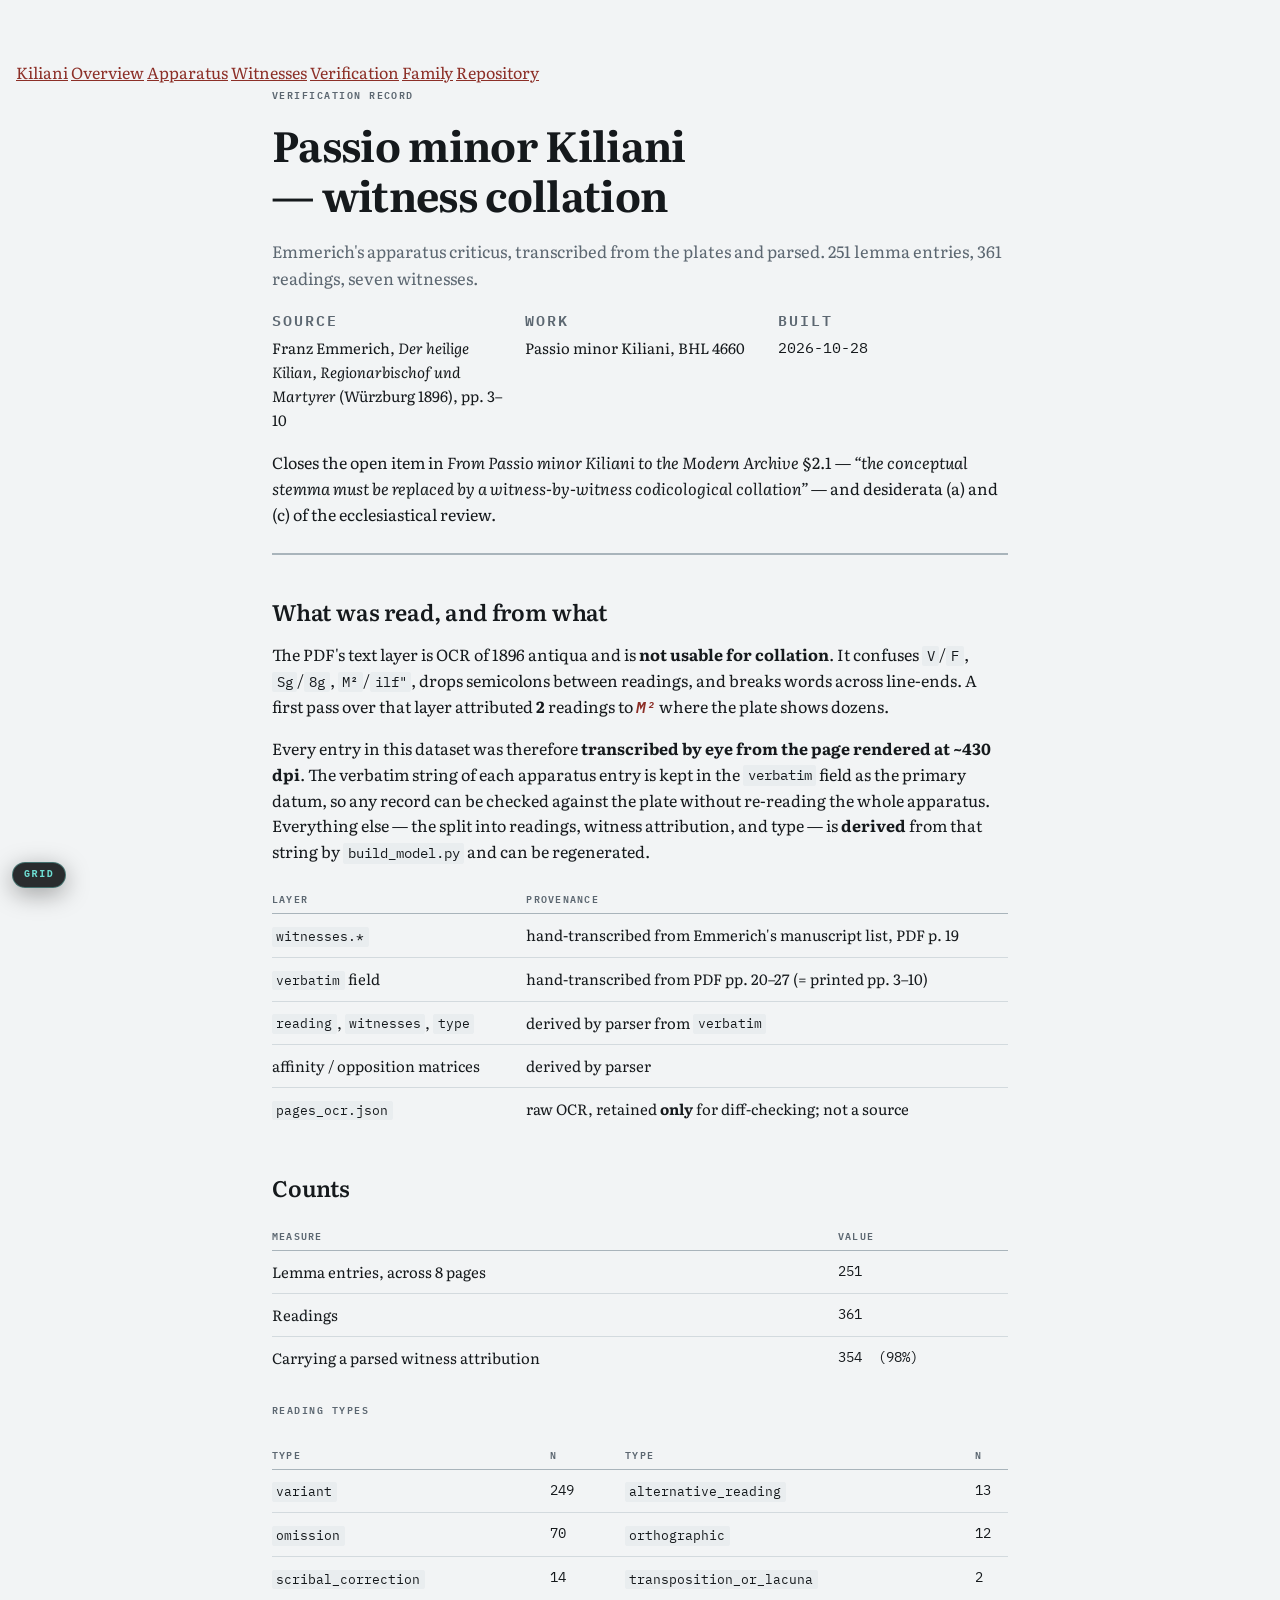
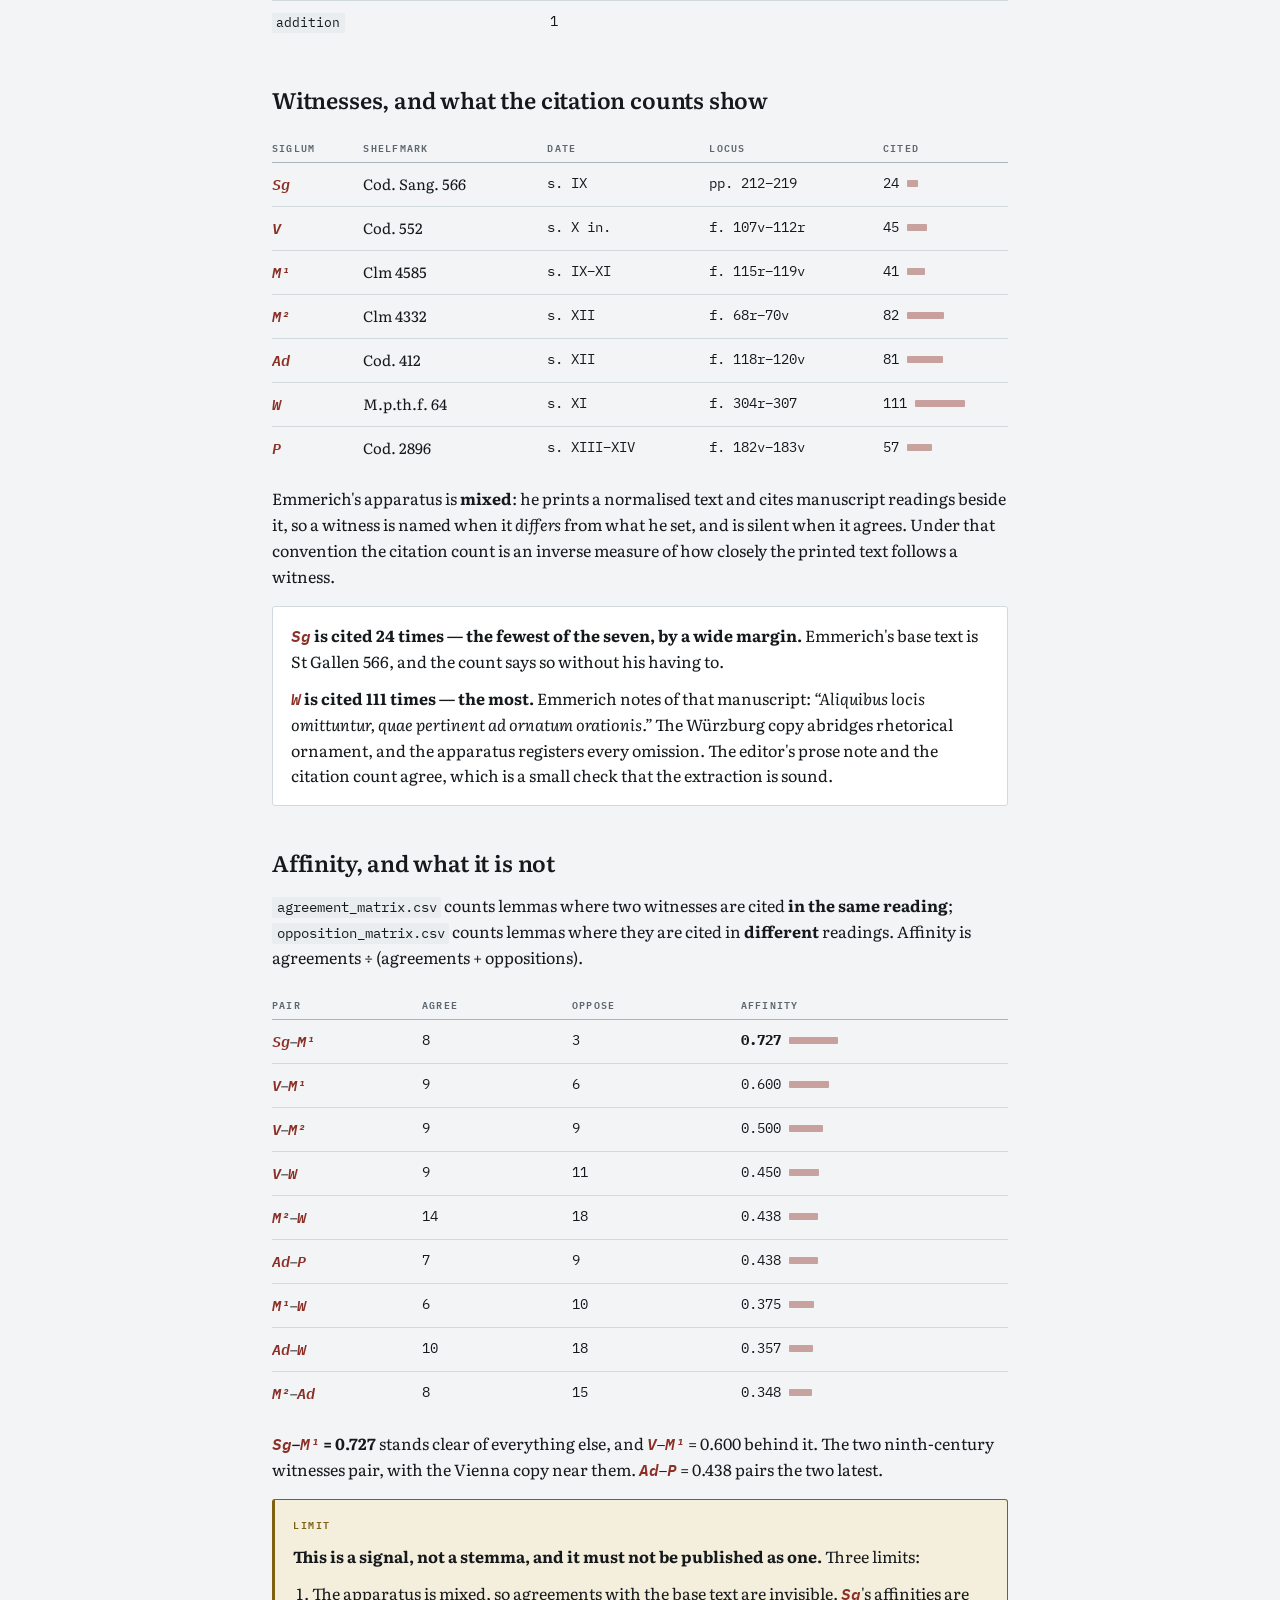
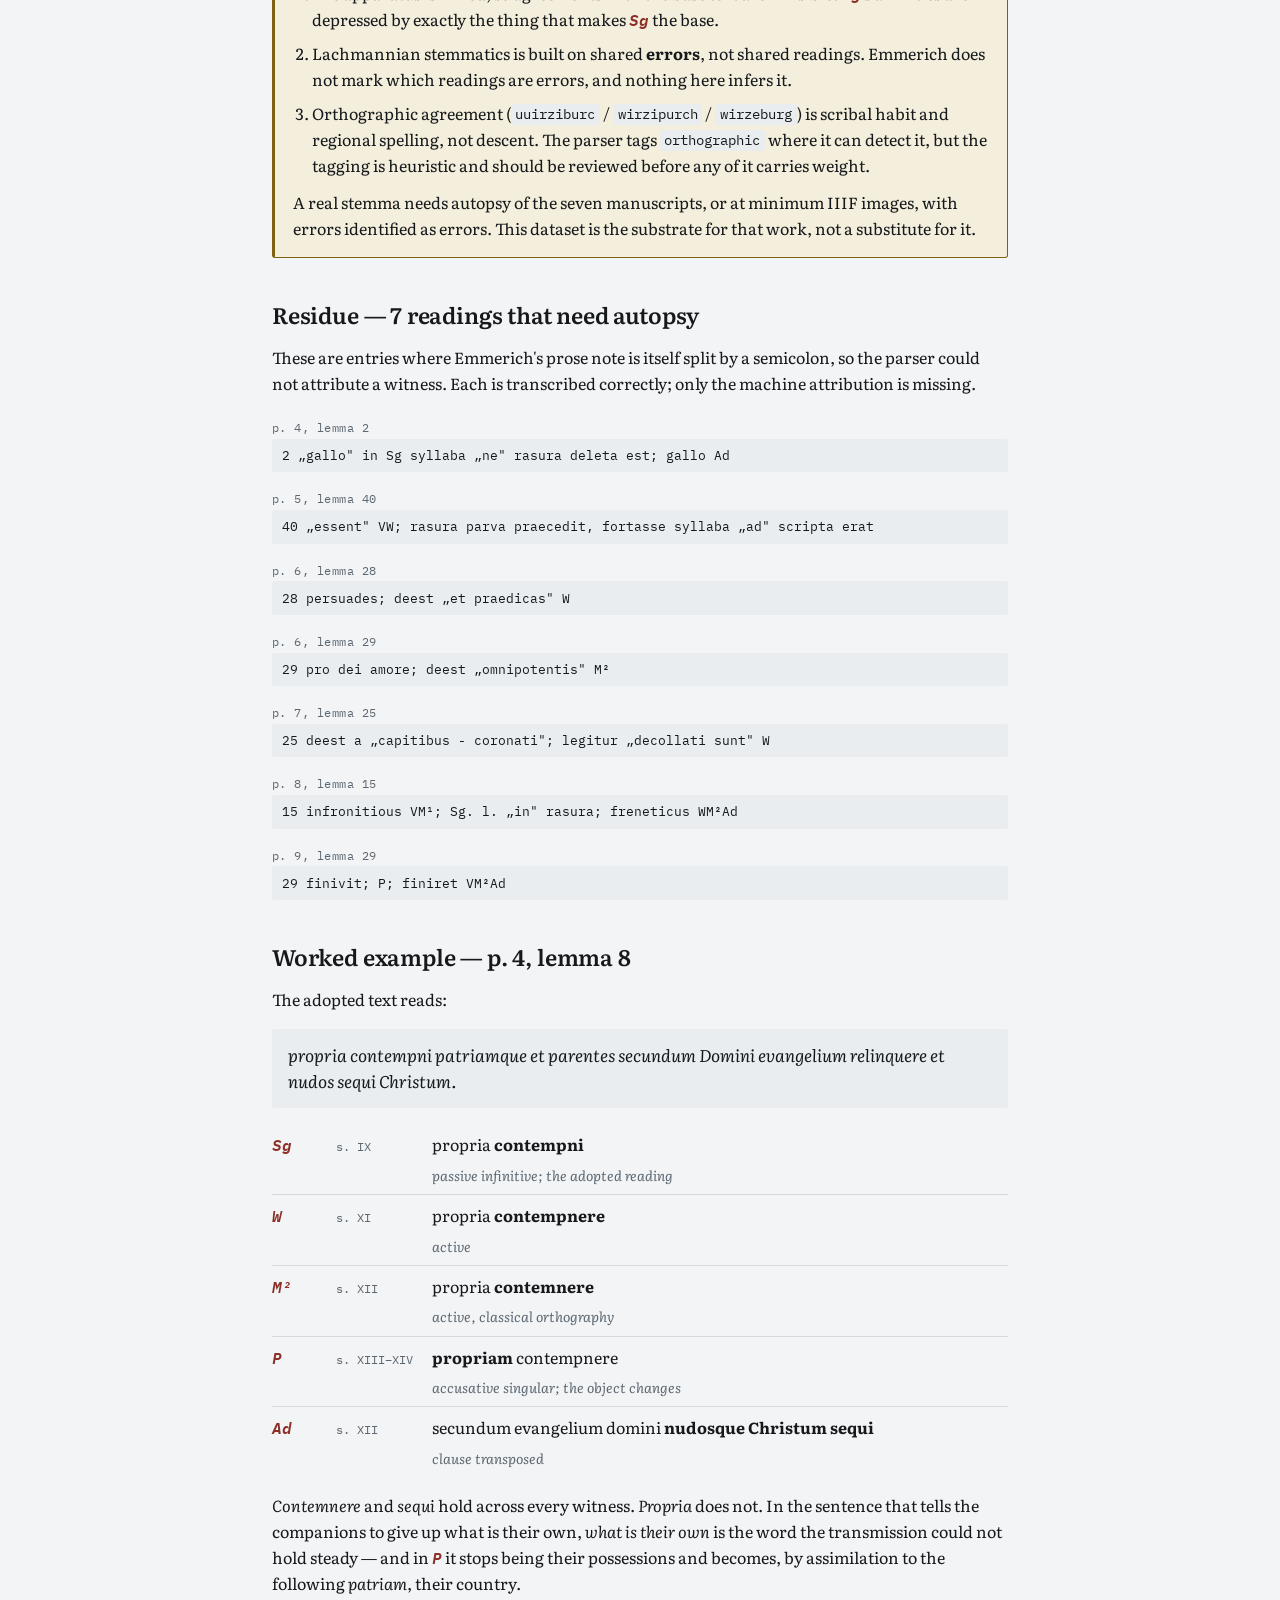
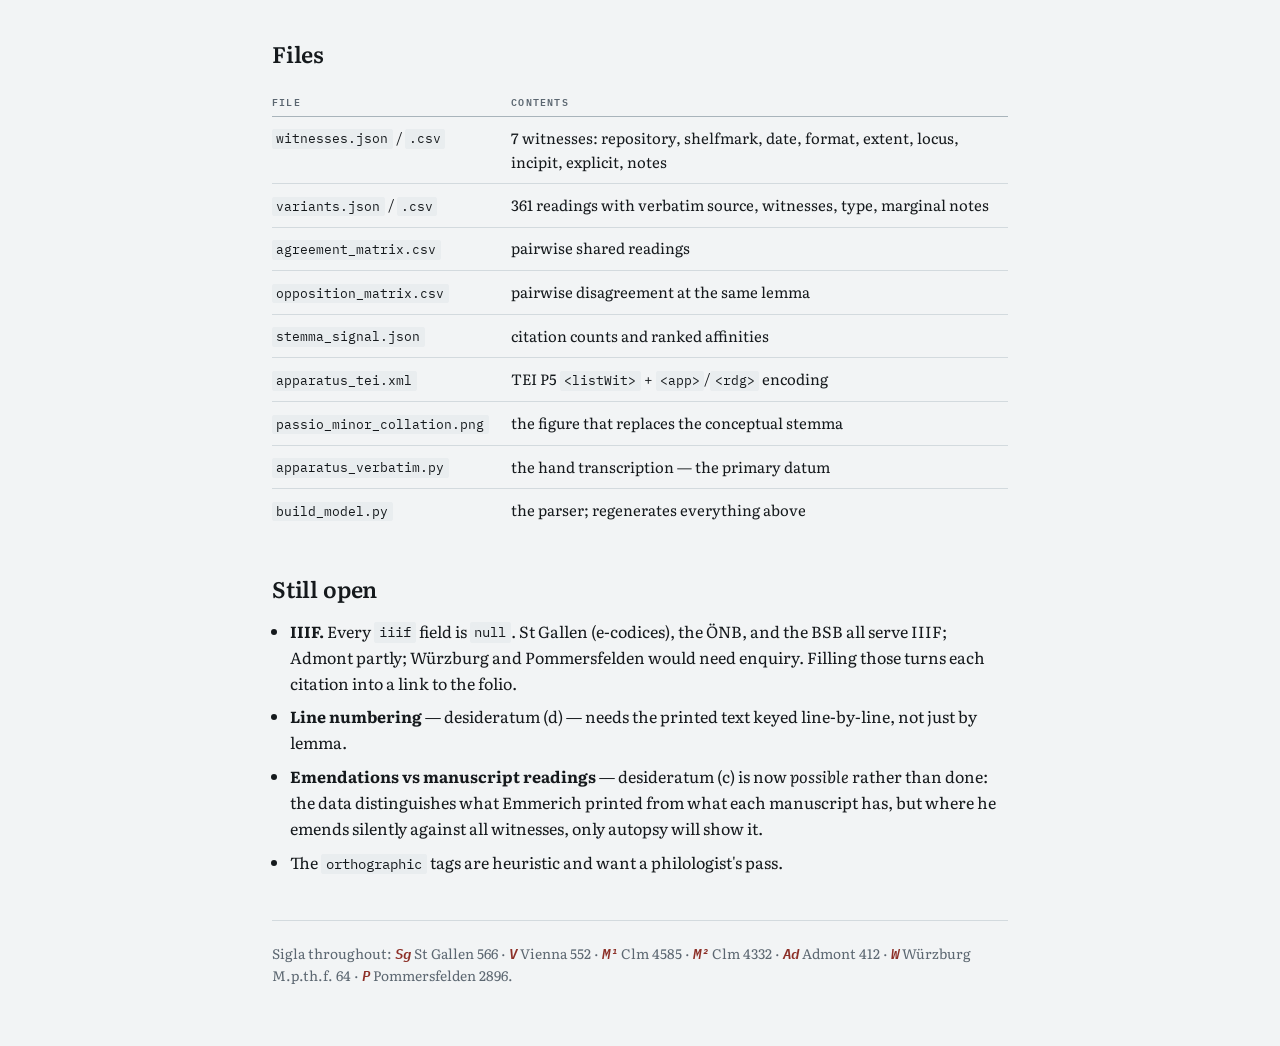
<file: docs/verification.html>
<!doctype html>
<html lang="en"><head>
<meta charset="utf-8">
<meta name="viewport" content="width=device-width,initial-scale=1,viewport-fit=cover">
<title>Passio minor Collation</title>
<link rel="stylesheet" href="https://fonts.googleapis.com/css2?family=Literata:ital,opsz,wght@0,7..72,400;0,7..72,600;0,7..72,700;1,7..72,400;1,7..72,600&family=IBM+Plex+Mono:ital,wght@0,400;0,500;0,600;1,400&display=swap">

<style>
/* Layout: single reading column; sigla carry one accent colour wherever they
   appear, so a manuscript reads as a different class of token than prose.
   Slate neutrals against oxblood — a cool modern audit of warm old material. */
:root{
  --paper:#F2F4F5; --surface:#FFFFFF; --sunk:#E9EDEF;
  --ink:#15191C; --muted:#5C6771; --rule:#D3DADE; --rule-strong:#A9B4BB;
  --siglum:#8C2F27; --siglum-soft:#F0E2E0; --open:#7E6113; --open-soft:#F4EEDC;
  --serif:"Literata",Iowan Old Style,Palatino,Georgia,serif;
  --mono:"IBM Plex Mono",ui-monospace,SFMono-Regular,Menlo,Consolas,monospace;
}
@media (prefers-color-scheme:dark){:root:not([data-theme="light"]){
  --paper:#0E1215; --surface:#161C20; --sunk:#1B2328;
  --ink:#DCE3E7; --muted:#8B99A3; --rule:#263037; --rule-strong:#3A474F;
  --siglum:#E29286; --siglum-soft:#2E1E1C; --open:#D7AC48; --open-soft:#2B2414;
  color-scheme:dark}}
:root[data-theme="dark"]{
  --paper:#0E1215; --surface:#161C20; --sunk:#1B2328;
  --ink:#DCE3E7; --muted:#8B99A3; --rule:#263037; --rule-strong:#3A474F;
  --siglum:#E29286; --siglum-soft:#2E1E1C; --open:#D7AC48; --open-soft:#2B2414;
  color-scheme:dark}

*{box-sizing:border-box}
body{
  background:var(--paper); color:var(--ink);
  font-family:var(--serif); font-size:1.0rem; line-height:1.62;
  margin:0;
  padding-left:max(16px,env(safe-area-inset-left,0px));
  padding-right:max(16px,env(safe-area-inset-right,0px));
  padding-block:clamp(2rem,5vw,3.75rem);
  -webkit-font-smoothing:antialiased;
}
main{max-width:46rem;margin:0 auto;display:flex;flex-direction:column;gap:2.75rem}
section{display:flex;flex-direction:column;gap:1rem;min-width:0}
h1,h2,h3{margin:0;text-wrap:balance;line-height:1.2}
h1{font-size:clamp(1.85rem,5.4vw,2.6rem);font-weight:700;letter-spacing:-.016em}
h2{font-size:clamp(1.18rem,3vw,1.4rem);font-weight:600;letter-spacing:-.008em}
h3{font-size:1.02rem;font-weight:600}
p,ul,ol{margin:0}
ul,ol{padding-left:1.15rem;display:flex;flex-direction:column;gap:.5rem}
a{color:var(--siglum)}
em{font-style:italic}
code{font-family:var(--mono);font-size:.86em;background:var(--sunk);
  padding:.1em .34em;border-radius:2px}

/* sigla — one colour, one shape, everywhere */
.sg{font-family:var(--mono);font-weight:600;font-style:italic;color:var(--siglum);
  white-space:nowrap}
.lbl{font-family:var(--mono);font-size:.655rem;font-weight:600;letter-spacing:.14em;
  text-transform:uppercase;color:var(--muted)}

header{display:flex;flex-direction:column;gap:1.1rem;
  border-bottom:2px solid var(--rule-strong);padding-bottom:1.6rem}
.meta{display:grid;grid-template-columns:repeat(auto-fit,minmax(10rem,1fr));
  gap:.85rem 1.4rem}
.meta div{display:flex;flex-direction:column;gap:.18rem;min-width:0}
.meta span{font-size:.93rem}
.standfirst{color:var(--muted);font-size:1.03rem}

/* tables */
.scroll{overflow-x:auto;-webkit-overflow-scrolling:touch;min-width:0}
table{border-collapse:collapse;width:100%;min-width:20rem;font-size:.93rem}
th,td{text-align:left;padding:.56rem .7rem;border-bottom:1px solid var(--rule);
  vertical-align:top}
thead th{font-family:var(--mono);font-size:.645rem;font-weight:600;letter-spacing:.12em;
  text-transform:uppercase;color:var(--muted);border-bottom:1px solid var(--rule-strong);
  padding-bottom:.4rem;white-space:nowrap}
td:first-child,th:first-child{padding-left:0}
td:last-child,th:last-child{padding-right:0}
.num{font-variant-numeric:tabular-nums;font-family:var(--mono);font-size:.88rem}
tbody tr:last-child td{border-bottom:0}

/* a count rendered as a bar, so the inverse relation is visible at a glance */
.bar{display:flex;align-items:center;gap:.5rem}
.bar i{display:block;height:.42rem;border-radius:1px;background:var(--siglum);
  opacity:.42;width:calc(var(--w) * 3.1rem);min-width:2px}

.note{background:var(--surface);border:1px solid var(--rule);border-radius:3px;
  padding:1rem 1.15rem;display:flex;flex-direction:column;gap:.7rem}
.caution{background:var(--open-soft);border:1px solid var(--open);
  border-left-width:3px;border-radius:3px;padding:1rem 1.15rem;
  display:flex;flex-direction:column;gap:.7rem}
.caution .lbl{color:var(--open)}

/* the worked example */
.lemma{font-family:var(--serif);font-style:italic;font-size:1.06rem;
  background:var(--sunk);border-radius:3px;padding:.85rem 1rem;line-height:1.55}
.rdg{display:grid;grid-template-columns:3.2rem 5.2rem 1fr;gap:.35rem .8rem;
  align-items:baseline;padding:.5rem 0;border-bottom:1px solid var(--rule)}
.rdg:last-child{border-bottom:0}
.rdg b{font-family:var(--mono);font-weight:600;color:var(--ink)}
.rdg .when{font-family:var(--mono);font-size:.78rem;color:var(--muted);white-space:nowrap}
.rdg .gloss{grid-column:3;font-size:.86rem;color:var(--muted);font-style:italic}
@media (max-width:460px){
  .rdg{grid-template-columns:3rem 1fr}
  .rdg .gloss{grid-column:1 / -1}
}

.residue{display:flex;flex-direction:column;gap:.55rem}
.residue li{list-style:none}
.residue code{display:block;background:var(--sunk);padding:.45rem .6rem;
  border-radius:2px;font-size:.79rem;line-height:1.5;overflow-x:auto;white-space:pre-wrap;
  word-break:break-word}
.residue .where{font-family:var(--mono);font-size:.72rem;color:var(--muted);
  letter-spacing:.04em}
.residue ul{padding-left:0;gap:.75rem}

footer{border-top:1px solid var(--rule);padding-top:1.3rem;font-size:.86rem;
  color:var(--muted);display:flex;flex-direction:column;gap:.45rem}
</style>


<meta property="og:type" content="website">
<meta property="og:site_name" content="Kiliani">
<meta property="og:url" content="https://nicholaskouns-create.github.io/Kiliani/verification.html">
<meta property="og:title" content="Verification record — Passio minor collation">
<meta property="og:description" content="What was read and from what, the counts, the seven readings that need autopsy, and why the affinity figures are a signal and not a stemma.">
<meta property="og:image" content="https://nicholaskouns-create.github.io/Kiliani/assets/og/og-verification.png">
<meta property="og:image:width" content="1200">
<meta property="og:image:height" content="630">
<meta property="og:image:alt" content="Verification record — Passio minor collation">
<meta name="twitter:card" content="summary_large_image">
<meta name="twitter:image" content="https://nicholaskouns-create.github.io/Kiliani/assets/og/og-verification.png">
</head><body>
<div class="wrap"><nav class="site">
  <a class="brand" href="./">Kiliani</a>
  <a href="./">Overview</a>
  <a href="collation.html">Apparatus</a>
  <a href="witnesses.html">Witnesses</a>
  <a href="verification.html" aria-current="page">Verification</a>
  <a href="family.html">Family</a>
  <a href="https://github.com/nicholaskouns-create/Kiliani">Repository</a>
</nav>
<main>
  <header>
    <p class="lbl">Verification record</p>
    <h1>Passio minor Kiliani — witness collation</h1>
    <p class="standfirst">Emmerich's apparatus criticus, transcribed from the plates
      and parsed. 251 lemma entries, 361 readings, seven witnesses.</p>
    <div class="meta">
      <div><span class="lbl">Source</span><span>Franz Emmerich, <em>Der heilige Kilian,
        Regionarbischof und Martyrer</em> (Würzburg 1896), pp. 3–10</span></div>
      <div><span class="lbl">Work</span><span>Passio minor Kiliani, BHL 4660</span></div>
      <div><span class="lbl">Built</span><span class="num">2026-10-28</span></div>
    </div>
    <p>Closes the open item in <em>From Passio minor Kiliani to the Modern Archive</em>
      §2.1 — <em>“the conceptual stemma must be replaced by a witness-by-witness
      codicological collation”</em> — and desiderata (a) and (c) of the ecclesiastical
      review.</p>
  </header>

  <section>
    <h2>What was read, and from what</h2>
    <p>The PDF's text layer is OCR of 1896 antiqua and is <strong>not usable for
      collation</strong>. It confuses <code>V</code>/<code>F</code>,
      <code>Sg</code>/<code>8g</code>, <code>M²</code>/<code>ilf"</code>, drops
      semicolons between readings, and breaks words across line-ends. A first pass over
      that layer attributed <strong>2</strong> readings to <span class="sg">M²</span>
      where the plate shows dozens.</p>
    <p>Every entry in this dataset was therefore <strong>transcribed by eye from the
      page rendered at ~430 dpi</strong>. The verbatim string of each apparatus entry is
      kept in the <code>verbatim</code> field as the primary datum, so any record can be
      checked against the plate without re-reading the whole apparatus. Everything else —
      the split into readings, witness attribution, and type — is <strong>derived</strong>
      from that string by <code>build_model.py</code> and can be regenerated.</p>
    <div class="scroll">
      <table>
        <thead><tr><th>Layer</th><th>Provenance</th></tr></thead>
        <tbody>
          <tr><td><code>witnesses.*</code></td><td>hand-transcribed from Emmerich's manuscript list, PDF p. 19</td></tr>
          <tr><td><code>verbatim</code> field</td><td>hand-transcribed from PDF pp. 20–27 (= printed pp. 3–10)</td></tr>
          <tr><td><code>reading</code>, <code>witnesses</code>, <code>type</code></td><td>derived by parser from <code>verbatim</code></td></tr>
          <tr><td>affinity / opposition matrices</td><td>derived by parser</td></tr>
          <tr><td><code>pages_ocr.json</code></td><td>raw OCR, retained <strong>only</strong> for diff-checking; not a source</td></tr>
        </tbody>
      </table>
    </div>
  </section>

  <section>
    <h2>Counts</h2>
    <div class="scroll">
      <table>
        <thead><tr><th>Measure</th><th>Value</th></tr></thead>
        <tbody>
          <tr><td>Lemma entries, across 8 pages</td><td class="num">251</td></tr>
          <tr><td>Readings</td><td class="num">361</td></tr>
          <tr><td>Carrying a parsed witness attribution</td><td class="num">354 &nbsp;(98%)</td></tr>
        </tbody>
      </table>
    </div>
    <p><span class="lbl">Reading types</span></p>
    <div class="scroll">
      <table>
        <thead><tr><th>Type</th><th>n</th><th>Type</th><th>n</th></tr></thead>
        <tbody>
          <tr><td><code>variant</code></td><td class="num">249</td><td><code>alternative_reading</code></td><td class="num">13</td></tr>
          <tr><td><code>omission</code></td><td class="num">70</td><td><code>orthographic</code></td><td class="num">12</td></tr>
          <tr><td><code>scribal_correction</code></td><td class="num">14</td><td><code>transposition_or_lacuna</code></td><td class="num">2</td></tr>
          <tr><td><code>addition</code></td><td class="num">1</td><td></td><td></td></tr>
        </tbody>
      </table>
    </div>
  </section>

  <section>
    <h2>Witnesses, and what the citation counts show</h2>
    <div class="scroll">
      <table>
        <thead><tr><th>Siglum</th><th>Shelfmark</th><th>Date</th><th>Locus</th><th>Cited</th></tr></thead>
        <tbody>
          <tr><td><span class="sg">Sg</span></td><td>Cod. Sang. 566</td><td class="num">s. IX</td><td class="num">pp. 212–219</td>
              <td><span class="bar"><span class="num">24</span><i style="--w:.216"></i></span></td></tr>
          <tr><td><span class="sg">V</span></td><td>Cod. 552</td><td class="num">s. X in.</td><td class="num">f. 107v–112r</td>
              <td><span class="bar"><span class="num">45</span><i style="--w:.405"></i></span></td></tr>
          <tr><td><span class="sg">M¹</span></td><td>Clm 4585</td><td class="num">s. IX–XI</td><td class="num">f. 115r–119v</td>
              <td><span class="bar"><span class="num">41</span><i style="--w:.369"></i></span></td></tr>
          <tr><td><span class="sg">M²</span></td><td>Clm 4332</td><td class="num">s. XII</td><td class="num">f. 68r–70v</td>
              <td><span class="bar"><span class="num">82</span><i style="--w:.739"></i></span></td></tr>
          <tr><td><span class="sg">Ad</span></td><td>Cod. 412</td><td class="num">s. XII</td><td class="num">f. 118r–120v</td>
              <td><span class="bar"><span class="num">81</span><i style="--w:.730"></i></span></td></tr>
          <tr><td><span class="sg">W</span></td><td>M.p.th.f. 64</td><td class="num">s. XI</td><td class="num">f. 304r–307</td>
              <td><span class="bar"><span class="num">111</span><i style="--w:1"></i></span></td></tr>
          <tr><td><span class="sg">P</span></td><td>Cod. 2896</td><td class="num">s. XIII–XIV</td><td class="num">f. 182v–183v</td>
              <td><span class="bar"><span class="num">57</span><i style="--w:.514"></i></span></td></tr>
        </tbody>
      </table>
    </div>
    <p>Emmerich's apparatus is <strong>mixed</strong>: he prints a normalised text and
      cites manuscript readings beside it, so a witness is named when it <em>differs</em>
      from what he set, and is silent when it agrees. Under that convention the citation
      count is an inverse measure of how closely the printed text follows a witness.</p>
    <div class="note">
      <p><strong><span class="sg">Sg</span> is cited 24 times — the fewest of the seven,
        by a wide margin.</strong> Emmerich's base text is St Gallen 566, and the count
        says so without his having to.</p>
      <p><strong><span class="sg">W</span> is cited 111 times — the most.</strong>
        Emmerich notes of that manuscript: <em>“Aliquibus locis omittuntur, quae pertinent
        ad ornatum orationis.”</em> The Würzburg copy abridges rhetorical ornament, and
        the apparatus registers every omission. The editor's prose note and the citation
        count agree, which is a small check that the extraction is sound.</p>
    </div>
  </section>

  <section>
    <h2>Affinity, and what it is not</h2>
    <p><code>agreement_matrix.csv</code> counts lemmas where two witnesses are cited
      <strong>in the same reading</strong>; <code>opposition_matrix.csv</code> counts
      lemmas where they are cited in <strong>different</strong> readings. Affinity is
      agreements ÷ (agreements + oppositions).</p>
    <div class="scroll">
      <table>
        <thead><tr><th>Pair</th><th>Agree</th><th>Oppose</th><th>Affinity</th></tr></thead>
        <tbody>
          <tr><td><span class="sg">Sg</span>–<span class="sg">M¹</span></td><td class="num">8</td><td class="num">3</td>
              <td><span class="bar"><span class="num"><strong>0.727</strong></span><i style="--w:1"></i></span></td></tr>
          <tr><td><span class="sg">V</span>–<span class="sg">M¹</span></td><td class="num">9</td><td class="num">6</td>
              <td><span class="bar"><span class="num">0.600</span><i style="--w:.825"></i></span></td></tr>
          <tr><td><span class="sg">V</span>–<span class="sg">M²</span></td><td class="num">9</td><td class="num">9</td>
              <td><span class="bar"><span class="num">0.500</span><i style="--w:.688"></i></span></td></tr>
          <tr><td><span class="sg">V</span>–<span class="sg">W</span></td><td class="num">9</td><td class="num">11</td>
              <td><span class="bar"><span class="num">0.450</span><i style="--w:.619"></i></span></td></tr>
          <tr><td><span class="sg">M²</span>–<span class="sg">W</span></td><td class="num">14</td><td class="num">18</td>
              <td><span class="bar"><span class="num">0.438</span><i style="--w:.602"></i></span></td></tr>
          <tr><td><span class="sg">Ad</span>–<span class="sg">P</span></td><td class="num">7</td><td class="num">9</td>
              <td><span class="bar"><span class="num">0.438</span><i style="--w:.602"></i></span></td></tr>
          <tr><td><span class="sg">M¹</span>–<span class="sg">W</span></td><td class="num">6</td><td class="num">10</td>
              <td><span class="bar"><span class="num">0.375</span><i style="--w:.516"></i></span></td></tr>
          <tr><td><span class="sg">Ad</span>–<span class="sg">W</span></td><td class="num">10</td><td class="num">18</td>
              <td><span class="bar"><span class="num">0.357</span><i style="--w:.491"></i></span></td></tr>
          <tr><td><span class="sg">M²</span>–<span class="sg">Ad</span></td><td class="num">8</td><td class="num">15</td>
              <td><span class="bar"><span class="num">0.348</span><i style="--w:.479"></i></span></td></tr>
        </tbody>
      </table>
    </div>
    <p><strong><span class="sg">Sg</span>–<span class="sg">M¹</span> = 0.727</strong>
      stands clear of everything else, and <span class="sg">V</span>–<span class="sg">M¹</span>
      = 0.600 behind it. The two ninth-century witnesses pair, with the Vienna copy near
      them. <span class="sg">Ad</span>–<span class="sg">P</span> = 0.438 pairs the two
      latest.</p>

    <div class="caution">
      <p class="lbl">Limit</p>
      <p><strong>This is a signal, not a stemma, and it must not be published as one.</strong>
        Three limits:</p>
      <ol>
        <li>The apparatus is mixed, so agreements with the base text are invisible.
          <span class="sg">Sg</span>'s affinities are depressed by exactly the thing that
          makes <span class="sg">Sg</span> the base.</li>
        <li>Lachmannian stemmatics is built on shared <strong>errors</strong>, not shared
          readings. Emmerich does not mark which readings are errors, and nothing here
          infers it.</li>
        <li>Orthographic agreement (<code>uuirziburc</code> / <code>wirzipurch</code> /
          <code>wirzeburg</code>) is scribal habit and regional spelling, not descent. The
          parser tags <code>orthographic</code> where it can detect it, but the tagging is
          heuristic and should be reviewed before any of it carries weight.</li>
      </ol>
      <p>A real stemma needs autopsy of the seven manuscripts, or at minimum IIIF images,
        with errors identified as errors. This dataset is the substrate for that work, not
        a substitute for it.</p>
    </div>
  </section>

  <section>
    <h2>Residue — 7 readings that need autopsy</h2>
    <p>These are entries where Emmerich's prose note is itself split by a semicolon, so
      the parser could not attribute a witness. Each is transcribed correctly; only the
      machine attribution is missing.</p>
    <div class="residue">
      <ul>
        <li><span class="where">p. 4, lemma 2</span><code>2 „gallo" in Sg syllaba „ne" rasura deleta est; gallo Ad</code></li>
        <li><span class="where">p. 5, lemma 40</span><code>40 „essent" VW; rasura parva praecedit, fortasse syllaba „ad" scripta erat</code></li>
        <li><span class="where">p. 6, lemma 28</span><code>28 persuades; deest „et praedicas" W</code></li>
        <li><span class="where">p. 6, lemma 29</span><code>29 pro dei amore; deest „omnipotentis" M²</code></li>
        <li><span class="where">p. 7, lemma 25</span><code>25 deest a „capitibus - coronati"; legitur „decollati sunt" W</code></li>
        <li><span class="where">p. 8, lemma 15</span><code>15 infronitious VM¹; Sg. l. „in" rasura; freneticus WM²Ad</code></li>
        <li><span class="where">p. 9, lemma 29</span><code>29 finivit; P; finiret VM²Ad</code></li>
      </ul>
    </div>
  </section>

  <section>
    <h2>Worked example — p. 4, lemma 8</h2>
    <p>The adopted text reads:</p>
    <p class="lemma">propria contempni patriamque et parentes secundum Domini evangelium
      relinquere et nudos sequi Christum.</p>
    <div>
      <div class="rdg"><b><span class="sg">Sg</span></b><span class="when">s. IX</span>
        <span>propria <strong>contempni</strong></span>
        <span class="gloss">passive infinitive; the adopted reading</span></div>
      <div class="rdg"><b><span class="sg">W</span></b><span class="when">s. XI</span>
        <span>propria <strong>contempnere</strong></span>
        <span class="gloss">active</span></div>
      <div class="rdg"><b><span class="sg">M²</span></b><span class="when">s. XII</span>
        <span>propria <strong>contemnere</strong></span>
        <span class="gloss">active, classical orthography</span></div>
      <div class="rdg"><b><span class="sg">P</span></b><span class="when">s. XIII–XIV</span>
        <span><strong>propriam</strong> contempnere</span>
        <span class="gloss">accusative singular; the object changes</span></div>
      <div class="rdg"><b><span class="sg">Ad</span></b><span class="when">s. XII</span>
        <span>secundum evangelium domini <strong>nudosque Christum sequi</strong></span>
        <span class="gloss">clause transposed</span></div>
    </div>
    <p><em>Contemnere</em> and <em>sequi</em> hold across every witness. <em>Propria</em>
      does not. In the sentence that tells the companions to give up what is their own,
      <em>what is their own</em> is the word the transmission could not hold steady — and
      in <span class="sg">P</span> it stops being their possessions and becomes, by
      assimilation to the following <em>patriam</em>, their country.</p>
  </section>

  <section>
    <h2>Files</h2>
    <div class="scroll">
      <table>
        <thead><tr><th>File</th><th>Contents</th></tr></thead>
        <tbody>
          <tr><td><code>witnesses.json</code> / <code>.csv</code></td><td>7 witnesses: repository, shelfmark, date, format, extent, locus, incipit, explicit, notes</td></tr>
          <tr><td><code>variants.json</code> / <code>.csv</code></td><td>361 readings with verbatim source, witnesses, type, marginal notes</td></tr>
          <tr><td><code>agreement_matrix.csv</code></td><td>pairwise shared readings</td></tr>
          <tr><td><code>opposition_matrix.csv</code></td><td>pairwise disagreement at the same lemma</td></tr>
          <tr><td><code>stemma_signal.json</code></td><td>citation counts and ranked affinities</td></tr>
          <tr><td><code>apparatus_tei.xml</code></td><td>TEI P5 <code>&lt;listWit&gt;</code> + <code>&lt;app&gt;</code>/<code>&lt;rdg&gt;</code> encoding</td></tr>
          <tr><td><code>passio_minor_collation.png</code></td><td>the figure that replaces the conceptual stemma</td></tr>
          <tr><td><code>apparatus_verbatim.py</code></td><td>the hand transcription — the primary datum</td></tr>
          <tr><td><code>build_model.py</code></td><td>the parser; regenerates everything above</td></tr>
        </tbody>
      </table>
    </div>
  </section>

  <section>
    <h2>Still open</h2>
    <ul>
      <li><strong>IIIF.</strong> Every <code>iiif</code> field is <code>null</code>.
        St Gallen (e-codices), the ÖNB, and the BSB all serve IIIF; Admont partly;
        Würzburg and Pommersfelden would need enquiry. Filling those turns each citation
        into a link to the folio.</li>
      <li><strong>Line numbering</strong> — desideratum (d) — needs the printed text keyed
        line-by-line, not just by lemma.</li>
      <li><strong>Emendations vs manuscript readings</strong> — desideratum (c) is now
        <em>possible</em> rather than done: the data distinguishes what Emmerich printed
        from what each manuscript has, but where he emends silently against all witnesses,
        only autopsy will show it.</li>
      <li>The <code>orthographic</code> tags are heuristic and want a philologist's pass.</li>
    </ul>
  </section>

  <footer>
    <p>Sigla throughout: <span class="sg">Sg</span> St Gallen 566 ·
      <span class="sg">V</span> Vienna 552 · <span class="sg">M¹</span> Clm 4585 ·
      <span class="sg">M²</span> Clm 4332 · <span class="sg">Ad</span> Admont 412 ·
      <span class="sg">W</span> Würzburg M.p.th.f. 64 ·
      <span class="sg">P</span> Pommersfelden 2896.</p>
  </footer>
</main></div><!-- KKP-GRID-DOOR-1 · doorway to Grid, the live U.S. power-grid monitor (Identity/tools/grid/install_door.py) -->
<a id="kkp-grid-door" href="https://nicholaskouns-create.github.io/Identity/grid/" title="Grid · live U.S. power-grid monitor with a certified spectral auditor" aria-label="Open Grid, the live U.S. power-grid monitor" style="position:fixed;left:12px;bottom:12px;z-index:2147483000;display:inline-flex;align-items:center;gap:7px;padding:7px 11px;border-radius:999px;background:rgba(9,11,13,.86);border:1px solid rgba(110,223,212,.38);color:#6edfd4;font:600 10px/1 ui-monospace,SFMono-Regular,Menlo,Consolas,monospace;letter-spacing:.16em;text-decoration:none;-webkit-backdrop-filter:blur(8px);backdrop-filter:blur(8px);box-shadow:0 6px 24px rgba(0,0,0,.35)">GRID</a>
<script src="https://nicholaskouns-create.github.io/Identity/grid/door.js" defer></script>
<!-- /KKP-GRID-DOOR-1 -->
</body></html>
</file>
<file: docs/assets/kiliani.css>
/* Kiliani — shared tokens.
   Slate neutrals against oxblood: a cool modern apparatus over warm old material.
   Sigla carry the accent wherever they appear, so a manuscript always reads as a
   different class of token than prose. */
:root{
  --paper:#F2F4F5; --surface:#FFFFFF; --sunk:#E9EDEF;
  --ink:#15191C; --muted:#5C6771; --rule:#D3DADE; --rule-strong:#A9B4BB;
  --siglum:#8C2F27; --siglum-soft:#F0E2E0; --open:#7E6113; --open-soft:#F4EEDC;
  --serif:"Literata",Iowan Old Style,Palatino,Georgia,serif;
  --mono:"IBM Plex Mono",ui-monospace,SFMono-Regular,Menlo,Consolas,monospace;
  --gut:max(16px,env(safe-area-inset-left,0px));
  color-scheme:light;
}
@media (prefers-color-scheme:dark){:root:not([data-theme="light"]){
  --paper:#0E1215; --surface:#161C20; --sunk:#1B2328;
  --ink:#DCE3E7; --muted:#8B99A3; --rule:#263037; --rule-strong:#3A474F;
  --siglum:#E29286; --siglum-soft:#2E1E1C; --open:#D7AC48; --open-soft:#2B2414;
  color-scheme:dark}}
:root[data-theme="dark"]{
  --paper:#0E1215; --surface:#161C20; --sunk:#1B2328;
  --ink:#DCE3E7; --muted:#8B99A3; --rule:#263037; --rule-strong:#3A474F;
  --siglum:#E29286; --siglum-soft:#2E1E1C; --open:#D7AC48; --open-soft:#2B2414;
  color-scheme:dark}

*{box-sizing:border-box}
html,body{margin:0}
body{background:var(--paper);color:var(--ink);font-family:var(--serif);
  font-size:1rem;line-height:1.62;-webkit-font-smoothing:antialiased;
  padding-left:var(--gut);padding-right:max(16px,env(safe-area-inset-right,0px));
  padding-block:clamp(1.5rem,4vw,3rem)}
.wrap{max-width:60rem;margin:0 auto;display:flex;flex-direction:column;gap:2.4rem;min-width:0}
.col{max-width:46rem}
h1,h2,h3{margin:0;text-wrap:balance;line-height:1.2}
h1{font-size:clamp(1.8rem,5vw,2.5rem);font-weight:700;letter-spacing:-.016em}
h2{font-size:clamp(1.15rem,3vw,1.38rem);font-weight:600}
h3{font-size:1rem;font-weight:600}
p,ul,ol{margin:0}
a{color:var(--siglum)}
code,.mono{font-family:var(--mono);font-size:.86em}
code{background:var(--sunk);padding:.1em .34em;border-radius:2px}
.sg{font-family:var(--mono);font-weight:600;font-style:italic;color:var(--siglum);white-space:nowrap}
.lbl{font-family:var(--mono);font-size:.655rem;font-weight:600;letter-spacing:.14em;
  text-transform:uppercase;color:var(--muted)}
.num{font-variant-numeric:tabular-nums;font-family:var(--mono);font-size:.88rem}
.muted{color:var(--muted)}

nav.site{display:flex;flex-wrap:wrap;gap:.3rem 1.1rem;align-items:baseline;
  border-bottom:1px solid var(--rule);padding-bottom:.9rem;margin-bottom:.4rem}
nav.site a{font-family:var(--mono);font-size:.78rem;text-decoration:none;color:var(--muted)}
nav.site a:hover,nav.site a[aria-current]{color:var(--siglum)}
nav.site .brand{font-family:var(--serif);font-weight:700;font-size:1rem;color:var(--ink);
  margin-right:.6rem;font-style:normal}

section{display:flex;flex-direction:column;gap:1rem;min-width:0}
.scroll{overflow-x:auto;-webkit-overflow-scrolling:touch;min-width:0}
table{border-collapse:collapse;width:100%;min-width:20rem;font-size:.93rem}
th,td{text-align:left;padding:.55rem .7rem;border-bottom:1px solid var(--rule);vertical-align:top}
thead th{font-family:var(--mono);font-size:.64rem;font-weight:600;letter-spacing:.12em;
  text-transform:uppercase;color:var(--muted);border-bottom:1px solid var(--rule-strong);white-space:nowrap}
td:first-child,th:first-child{padding-left:0}
tbody tr:last-child td{border-bottom:0}

.note{background:var(--surface);border:1px solid var(--rule);border-radius:3px;
  padding:1rem 1.1rem;display:flex;flex-direction:column;gap:.7rem}
.caution{background:var(--open-soft);border:1px solid var(--open);border-left-width:3px;
  border-radius:3px;padding:1rem 1.1rem;display:flex;flex-direction:column;gap:.7rem}
.caution .lbl{color:var(--open)}

.cards{display:grid;grid-template-columns:repeat(auto-fit,minmax(15rem,1fr));gap:1rem}
.card{background:var(--surface);border:1px solid var(--rule);border-radius:3px;
  padding:1.05rem 1.1rem;display:flex;flex-direction:column;gap:.45rem;min-width:0;
  text-decoration:none;color:inherit}
.card:hover{border-color:var(--siglum)}
.card h3{color:var(--siglum)}
.card p{font-size:.9rem;color:var(--muted)}

button,select,input{font:inherit;color:inherit}
.chip{font-family:var(--mono);font-size:.8rem;font-weight:600;font-style:italic;
  padding:.3rem .62rem;border-radius:999px;border:1px solid var(--rule-strong);
  background:transparent;color:var(--muted);cursor:pointer}
.chip[aria-pressed="true"]{background:var(--siglum-soft);border-color:var(--siglum);color:var(--siglum)}
.chip:focus-visible,a:focus-visible,button:focus-visible,input:focus-visible,select:focus-visible{
  outline:2px solid var(--siglum);outline-offset:2px}
.controls{display:flex;flex-direction:column;gap:.75rem;background:var(--surface);
  border:1px solid var(--rule);border-radius:3px;padding:.95rem 1rem;position:sticky;
  top:env(safe-area-inset-top,0px);z-index:5}
.row{display:flex;flex-wrap:wrap;gap:.45rem;align-items:center;min-width:0}
input[type=search]{flex:1 1 12rem;min-width:0;padding:.42rem .6rem;border-radius:3px;
  border:1px solid var(--rule-strong);background:var(--paper)}
select{padding:.4rem .5rem;border-radius:3px;border:1px solid var(--rule-strong);background:var(--paper)}
footer{border-top:1px solid var(--rule);padding-top:1.2rem;font-size:.85rem;color:var(--muted);
  display:flex;flex-direction:column;gap:.4rem}
@media (prefers-reduced-motion:reduce){*{animation:none!important;transition:none!important}}
</file>
